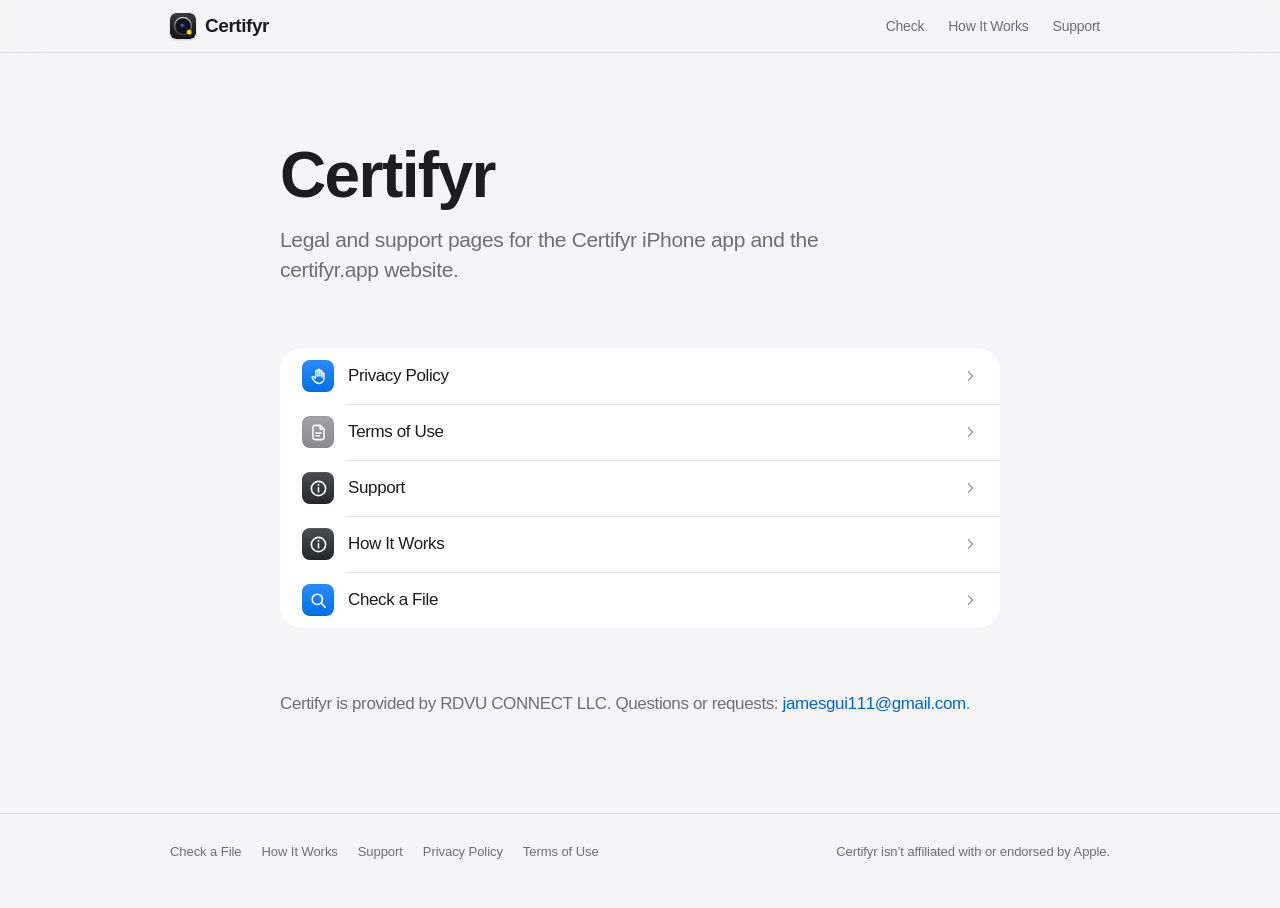
<file: index.html>
<!DOCTYPE html><html lang="en" dir="ltr"><head><meta charset="utf-8"><meta name="viewport" content="width=device-width, initial-scale=1"><link rel="stylesheet" href="assets/1au81rcip8k9m.css"><link rel="stylesheet" href="assets/2dqwhodtaf3l3.css"><meta name="theme-color" content="#f5f5f7" media="(prefers-color-scheme: light)"><meta name="theme-color" content="#000000" media="(prefers-color-scheme: dark)"><meta name="color-scheme" content="light dark"><title>Certifyr — Legal and Support</title><meta name="description" content="Privacy Policy, Terms of Use and Support for Certifyr, the iPhone camera that records capture evidence."><meta name="application-name" content="Certifyr"><meta name="referrer" content="no-referrer"><meta name="format-detection" content="telephone=no, address=no, email=no"><link rel="icon" href="icon.svg" sizes="any" type="image/svg+xml"><link rel="apple-touch-icon" href="apple-icon.png" sizes="180x180" type="image/png"></head><body><a class="skip-link" href="#main">Skip to content</a><header class="SiteHeader-module__sggyBa__header"><nav class="SiteHeader-module__sggyBa__nav" aria-label="Main"><a class="SiteHeader-module__sggyBa__brand" aria-label="Certifyr — legal and support" href="index.html"><svg width="26" height="26" viewBox="0 0 32 32" aria-hidden="true" focusable="false" style="flex:none"><defs><linearGradient id="cfr-mark-field" x1="0" y1="0" x2="0" y2="1"><stop offset="0" stop-color="#3b3d42"></stop><stop offset="0.55" stop-color="#1f2024"></stop><stop offset="1" stop-color="#131416"></stop></linearGradient><linearGradient id="cfr-mark-barrel" x1="0" y1="0" x2="0" y2="1"><stop offset="0" stop-color="#c3c6cc"></stop><stop offset="0.45" stop-color="#6d7076"></stop><stop offset="1" stop-color="#3a3b40"></stop></linearGradient><radialGradient id="cfr-mark-glass" cx="0.45" cy="0.42" r="0.6"><stop offset="0" stop-color="#3b4fa8"></stop><stop offset="0.6" stop-color="#141b3d"></stop><stop offset="1" stop-color="#07080d"></stop></radialGradient></defs><rect width="32" height="32" rx="7.2" fill="url(#cfr-mark-field)"></rect><circle cx="16" cy="16" r="10.4" fill="#0d0e10" stroke="url(#cfr-mark-barrel)" stroke-width="2"></circle><circle cx="16" cy="16" r="8.9" fill="#101113"></circle><g stroke="#2a2c31" stroke-width="0.7"><line x1="20.08" y1="13.87" x2="24.7" y2="17.3" transform="rotate(0 16 16)"></line><line x1="20.08" y1="13.87" x2="24.7" y2="17.3" transform="rotate(51.42857142857143 16 16)"></line><line x1="20.08" y1="13.87" x2="24.7" y2="17.3" transform="rotate(102.85714285714286 16 16)"></line><line x1="20.08" y1="13.87" x2="24.7" y2="17.3" transform="rotate(154.28571428571428 16 16)"></line><line x1="20.08" y1="13.87" x2="24.7" y2="17.3" transform="rotate(205.71428571428572 16 16)"></line><line x1="20.08" y1="13.87" x2="24.7" y2="17.3" transform="rotate(257.14285714285717 16 16)"></line><line x1="20.08" y1="13.87" x2="24.7" y2="17.3" transform="rotate(308.57142857142856 16 16)"></line></g><polygon points="16.88,11.48 20.08,13.87 20.21,17.86 17.17,20.45 13.25,19.69 11.40,16.15 13.02,12.50" fill="url(#cfr-mark-glass)"></polygon><circle cx="14.6" cy="14.4" r="0.85" fill="#ffffff" fill-opacity="0.55"></circle><path d="M23.60 19.95L24.04 20.28L24.39 20.65L24.88 20.51L25.43 20.44L25.64 20.94L25.76 21.44L26.26 21.56L26.76 21.78L26.69 22.32L26.55 22.81L26.92 23.16L27.25 23.60L26.92 24.04L26.55 24.39L26.69 24.88L26.76 25.43L26.26 25.64L25.76 25.76L25.64 26.26L25.43 26.76L24.88 26.69L24.39 26.55L24.04 26.92L23.60 27.25L23.16 26.92L22.81 26.55L22.32 26.69L21.78 26.76L21.56 26.26L21.44 25.76L20.94 25.64L20.44 25.43L20.51 24.88L20.65 24.39L20.28 24.04L19.95 23.60L20.28 23.16L20.65 22.81L20.51 22.32L20.44 21.78L20.94 21.56L21.44 21.44L21.56 20.94L21.77 20.44L22.32 20.51L22.81 20.65L23.16 20.28Z" fill="#ffd60a" stroke="#1a1b1e" stroke-width="0.6"></path></svg><span>Certifyr</span></a><ul class="SiteHeader-module__sggyBa__links"><li class="SiteHeader-module__sggyBa__desktopOnly"><a class="SiteHeader-module__sggyBa__link" href="https://certifyr.app/">Check</a></li><li><a class="SiteHeader-module__sggyBa__link" href="how-it-works.html">How It Works</a></li><li><a class="SiteHeader-module__sggyBa__link" href="support.html">Support</a></li></ul></nav></header><main id="main" tabindex="-1" class="layout-module__WKFhta__main"><div class="Article-module__t5Pwdq__page"><header class="Article-module__t5Pwdq__hero"><h1 class="Article-module__t5Pwdq__title">Certifyr</h1><p class="Article-module__t5Pwdq__lead">Legal and support pages for the Certifyr iPhone app and the certifyr.app website.</p></header><nav class="Article-module__t5Pwdq__section" aria-label="Pages"><ul class="Article-module__t5Pwdq__links"><li><a class="Article-module__t5Pwdq__linkRow" href="privacy-policy.html"><span class="IconTile-module__jCvgZW__tile " data-tone="blue" data-size="32" aria-hidden="true"><svg width="19" height="19" viewBox="0 0 24 24" fill="none" stroke="currentColor" stroke-width="1.9" stroke-linecap="round" stroke-linejoin="round" aria-hidden="true" focusable="false"><path d="M8.5 12.5V5.8a1.3 1.3 0 0 1 2.6 0v5.7m0-7.2a1.3 1.3 0 0 1 2.6 0v7.2m0-5.7a1.3 1.3 0 0 1 2.6 0v6.9m0-3.9a1.3 1.3 0 0 1 2.6 0v5.2c0 3.8-2.8 6.7-6.6 6.7-2.3 0-3.9-.9-5.2-2.6l-2.9-4a1.4 1.4 0 0 1 2.2-1.7l1.6 1.9"></path></svg></span><span>Privacy Policy</span><svg width="16" height="16" viewBox="0 0 24 24" fill="none" stroke="currentColor" stroke-width="1.7" stroke-linecap="round" stroke-linejoin="round" aria-hidden="true" focusable="false" class="Article-module__t5Pwdq__linkChevron"><path d="m9.5 5.5 6.5 6.5-6.5 6.5"></path></svg></a></li><li><a class="Article-module__t5Pwdq__linkRow" href="terms-of-use.html"><span class="IconTile-module__jCvgZW__tile " data-tone="gray" data-size="32" aria-hidden="true"><svg width="19" height="19" viewBox="0 0 24 24" fill="none" stroke="currentColor" stroke-width="1.9" stroke-linecap="round" stroke-linejoin="round" aria-hidden="true" focusable="false"><path d="M14 3H7.5A2.5 2.5 0 0 0 5 5.5v13A2.5 2.5 0 0 0 7.5 21h9a2.5 2.5 0 0 0 2.5-2.5V8z"></path><path d="M14 3v3.5A1.5 1.5 0 0 0 15.5 8H19M8.8 12.5h6.4M8.8 16h4.4"></path></svg></span><span>Terms of Use</span><svg width="16" height="16" viewBox="0 0 24 24" fill="none" stroke="currentColor" stroke-width="1.7" stroke-linecap="round" stroke-linejoin="round" aria-hidden="true" focusable="false" class="Article-module__t5Pwdq__linkChevron"><path d="m9.5 5.5 6.5 6.5-6.5 6.5"></path></svg></a></li><li><a class="Article-module__t5Pwdq__linkRow" href="support.html"><span class="IconTile-module__jCvgZW__tile " data-tone="graphite" data-size="32" aria-hidden="true"><svg width="19" height="19" viewBox="0 0 24 24" fill="none" stroke="currentColor" stroke-width="2" stroke-linecap="round" stroke-linejoin="round" aria-hidden="true" focusable="false"><circle cx="12" cy="12" r="9"></circle><path d="M12 11v5.5"></path><path d="M12 7.6h.01" stroke-width="2.4"></path></svg></span><span>Support</span><svg width="16" height="16" viewBox="0 0 24 24" fill="none" stroke="currentColor" stroke-width="1.7" stroke-linecap="round" stroke-linejoin="round" aria-hidden="true" focusable="false" class="Article-module__t5Pwdq__linkChevron"><path d="m9.5 5.5 6.5 6.5-6.5 6.5"></path></svg></a></li><li><a class="Article-module__t5Pwdq__linkRow" href="how-it-works.html"><span class="IconTile-module__jCvgZW__tile " data-tone="graphite" data-size="32" aria-hidden="true"><svg width="19" height="19" viewBox="0 0 24 24" fill="none" stroke="currentColor" stroke-width="2" stroke-linecap="round" stroke-linejoin="round" aria-hidden="true" focusable="false"><circle cx="12" cy="12" r="9"></circle><path d="M12 11v5.5"></path><path d="M12 7.6h.01" stroke-width="2.4"></path></svg></span><span>How It Works</span><svg width="16" height="16" viewBox="0 0 24 24" fill="none" stroke="currentColor" stroke-width="1.7" stroke-linecap="round" stroke-linejoin="round" aria-hidden="true" focusable="false" class="Article-module__t5Pwdq__linkChevron"><path d="m9.5 5.5 6.5 6.5-6.5 6.5"></path></svg></a></li><li><a class="Article-module__t5Pwdq__linkRow" href="https://certifyr.app/"><span class="IconTile-module__jCvgZW__tile " data-tone="blue" data-size="32" aria-hidden="true"><svg width="19" height="19" viewBox="0 0 24 24" fill="none" stroke="currentColor" stroke-width="2" stroke-linecap="round" stroke-linejoin="round" aria-hidden="true" focusable="false"><circle cx="10.5" cy="10.5" r="6.5"></circle><path d="m15.5 15.5 5 5"></path></svg></span><span>Check a File</span><svg width="16" height="16" viewBox="0 0 24 24" fill="none" stroke="currentColor" stroke-width="1.7" stroke-linecap="round" stroke-linejoin="round" aria-hidden="true" focusable="false" class="Article-module__t5Pwdq__linkChevron"><path d="m9.5 5.5 6.5 6.5-6.5 6.5"></path></svg></a></li></ul></nav><section class="Article-module__t5Pwdq__section"><p class="Article-module__t5Pwdq__muted">Certifyr is provided by RDVU CONNECT LLC. Questions or requests: <a href="mailto:jamesgui111@gmail.com">jamesgui111@gmail.com</a>.</p></section></div><!--$--><!--/$--></main><footer class="SiteFooter-module__04XcqW__footer"><div class="SiteFooter-module__04XcqW__inner"><nav aria-label="Footer" class="SiteFooter-module__04XcqW__links"><a href="https://certifyr.app/">Check a File</a><a href="how-it-works.html">How It Works</a><a href="support.html">Support</a><a href="privacy-policy.html">Privacy Policy</a><a href="terms-of-use.html">Terms of Use</a></nav><p>Certifyr isn’t affiliated with or endorsed by Apple.</p></div></footer></body></html>
</file>
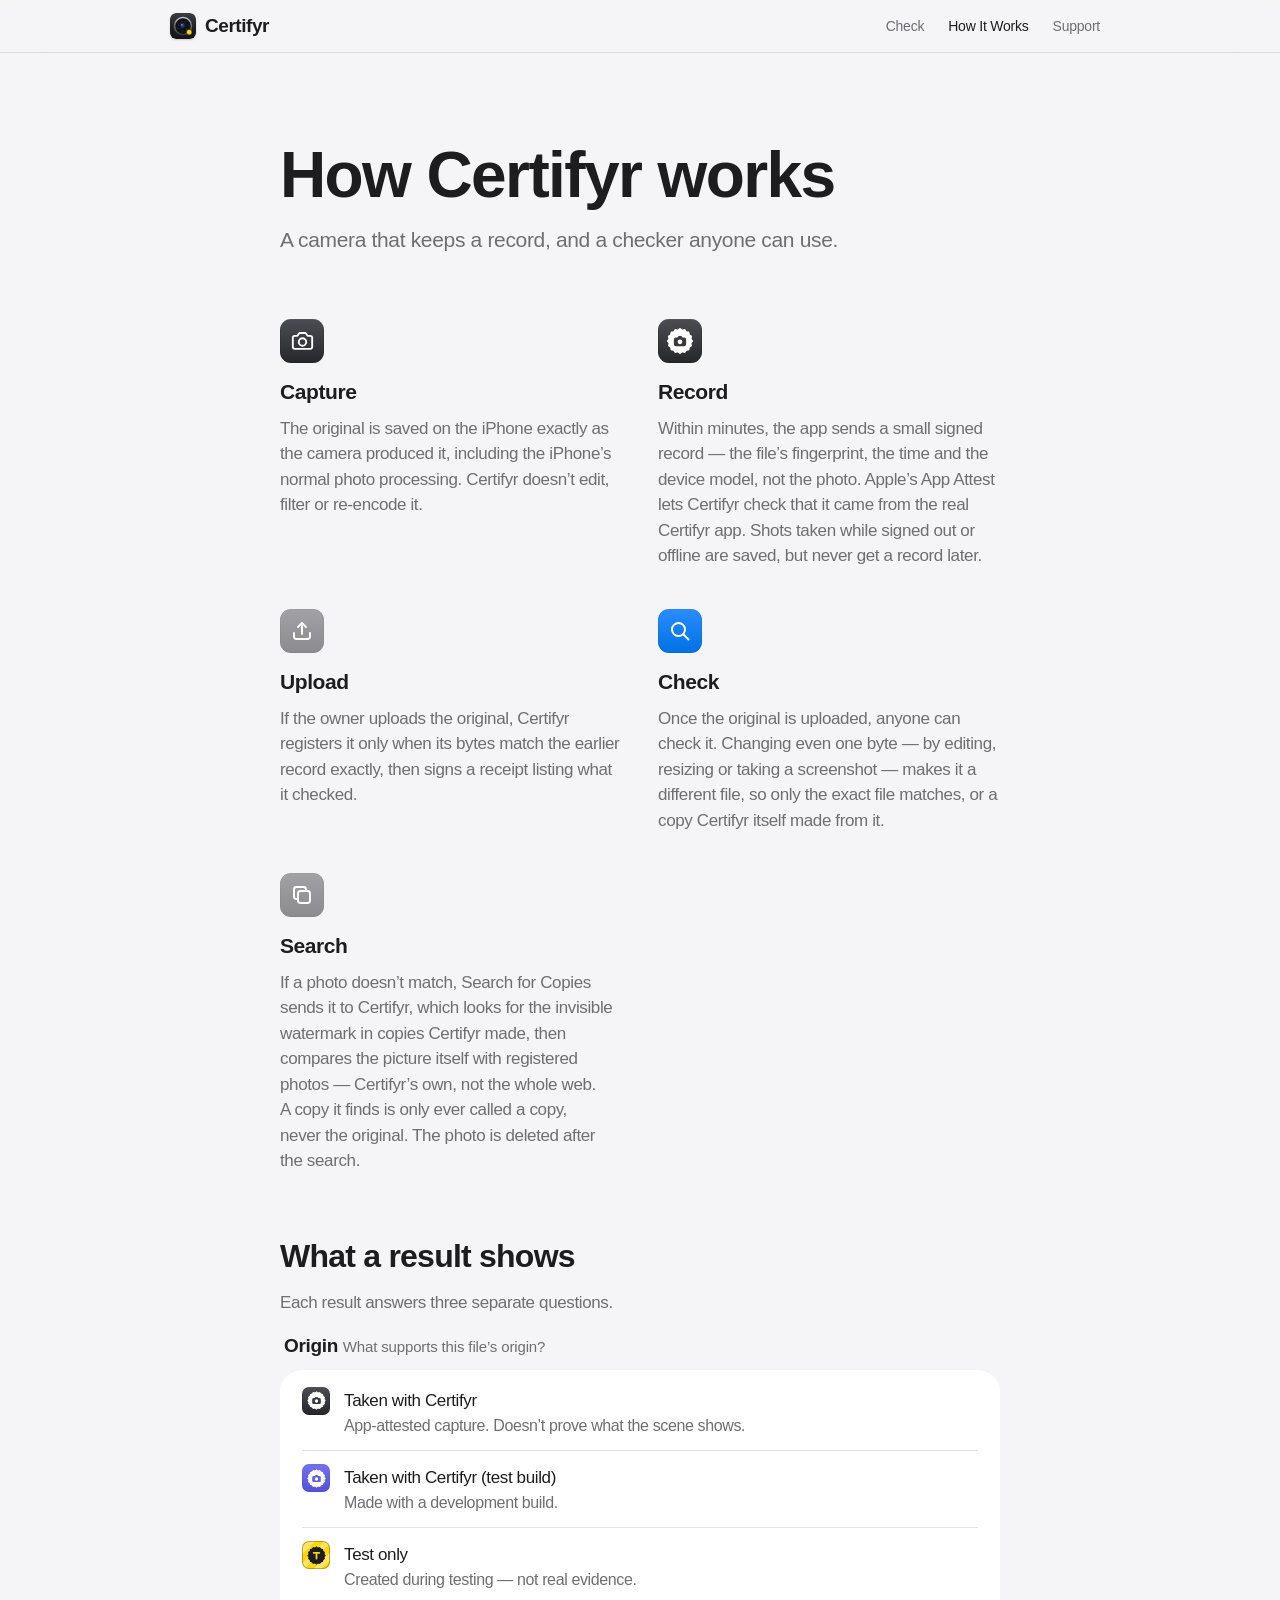
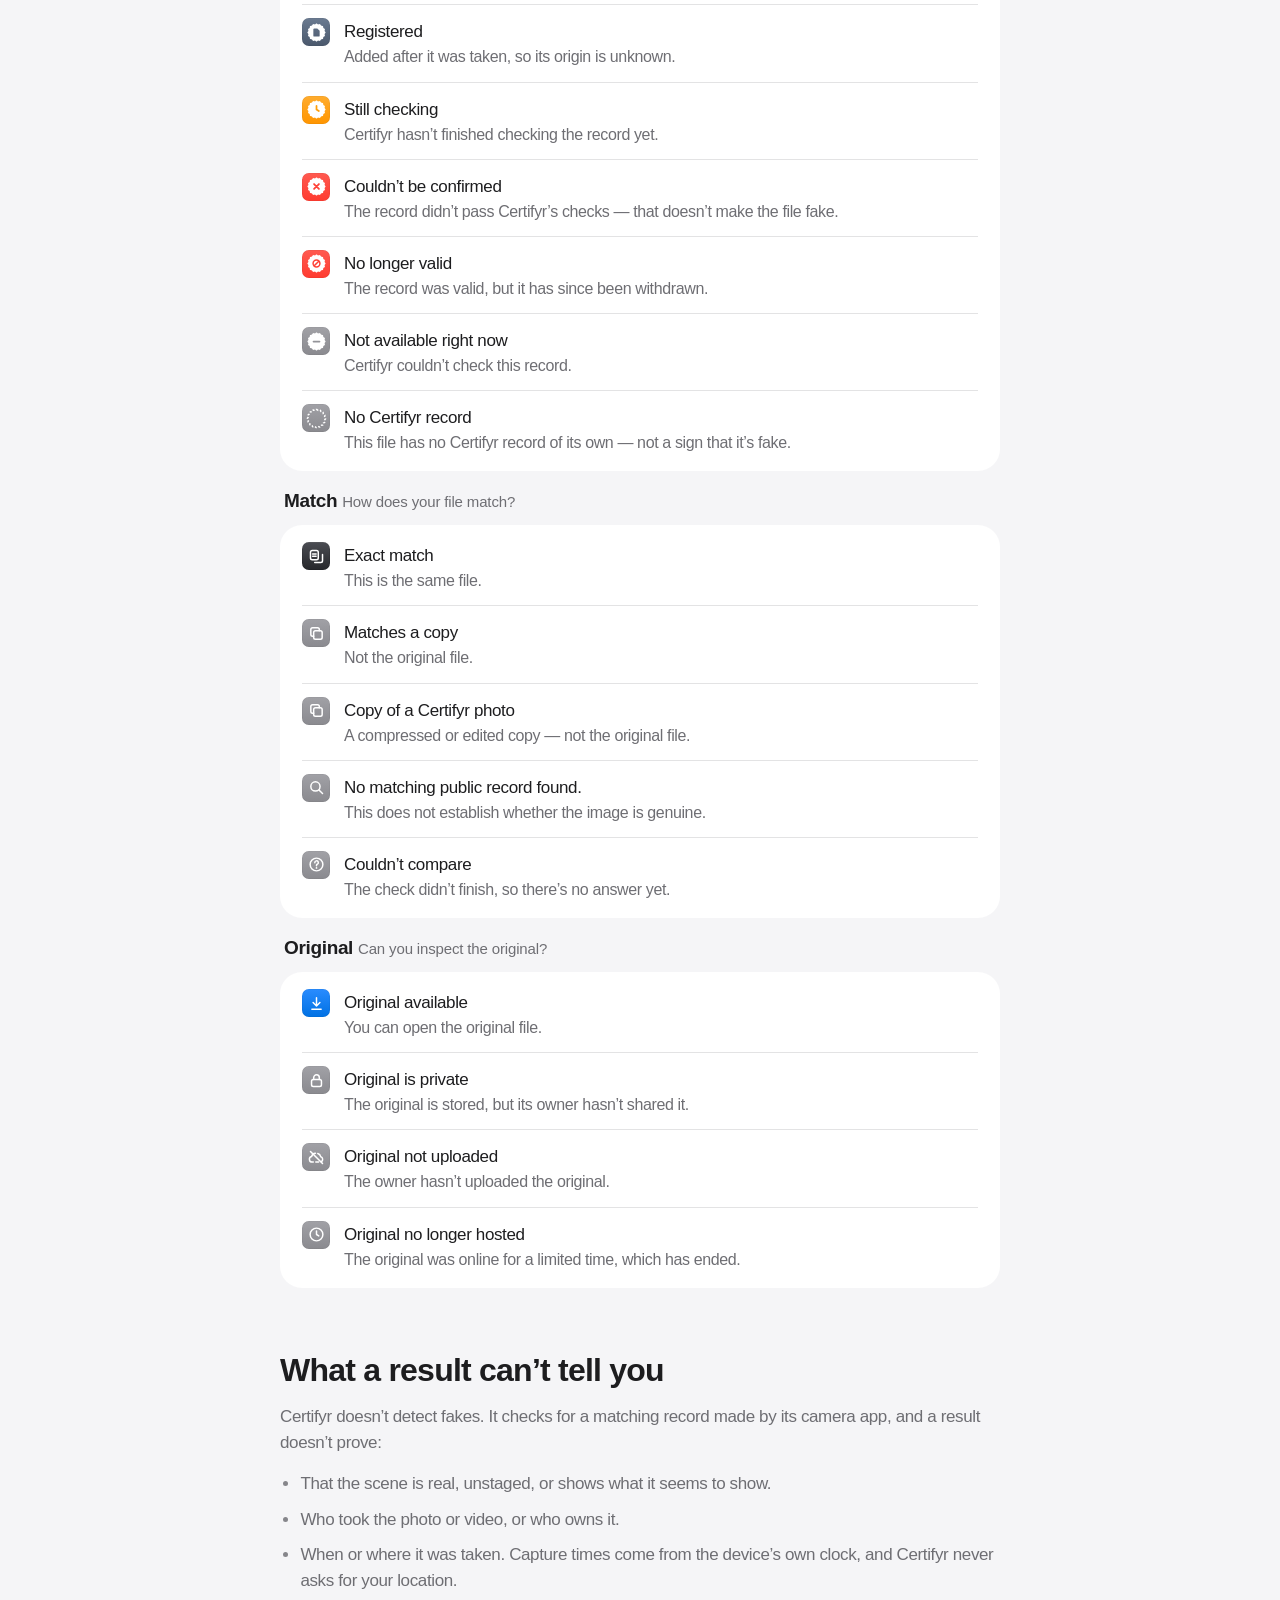
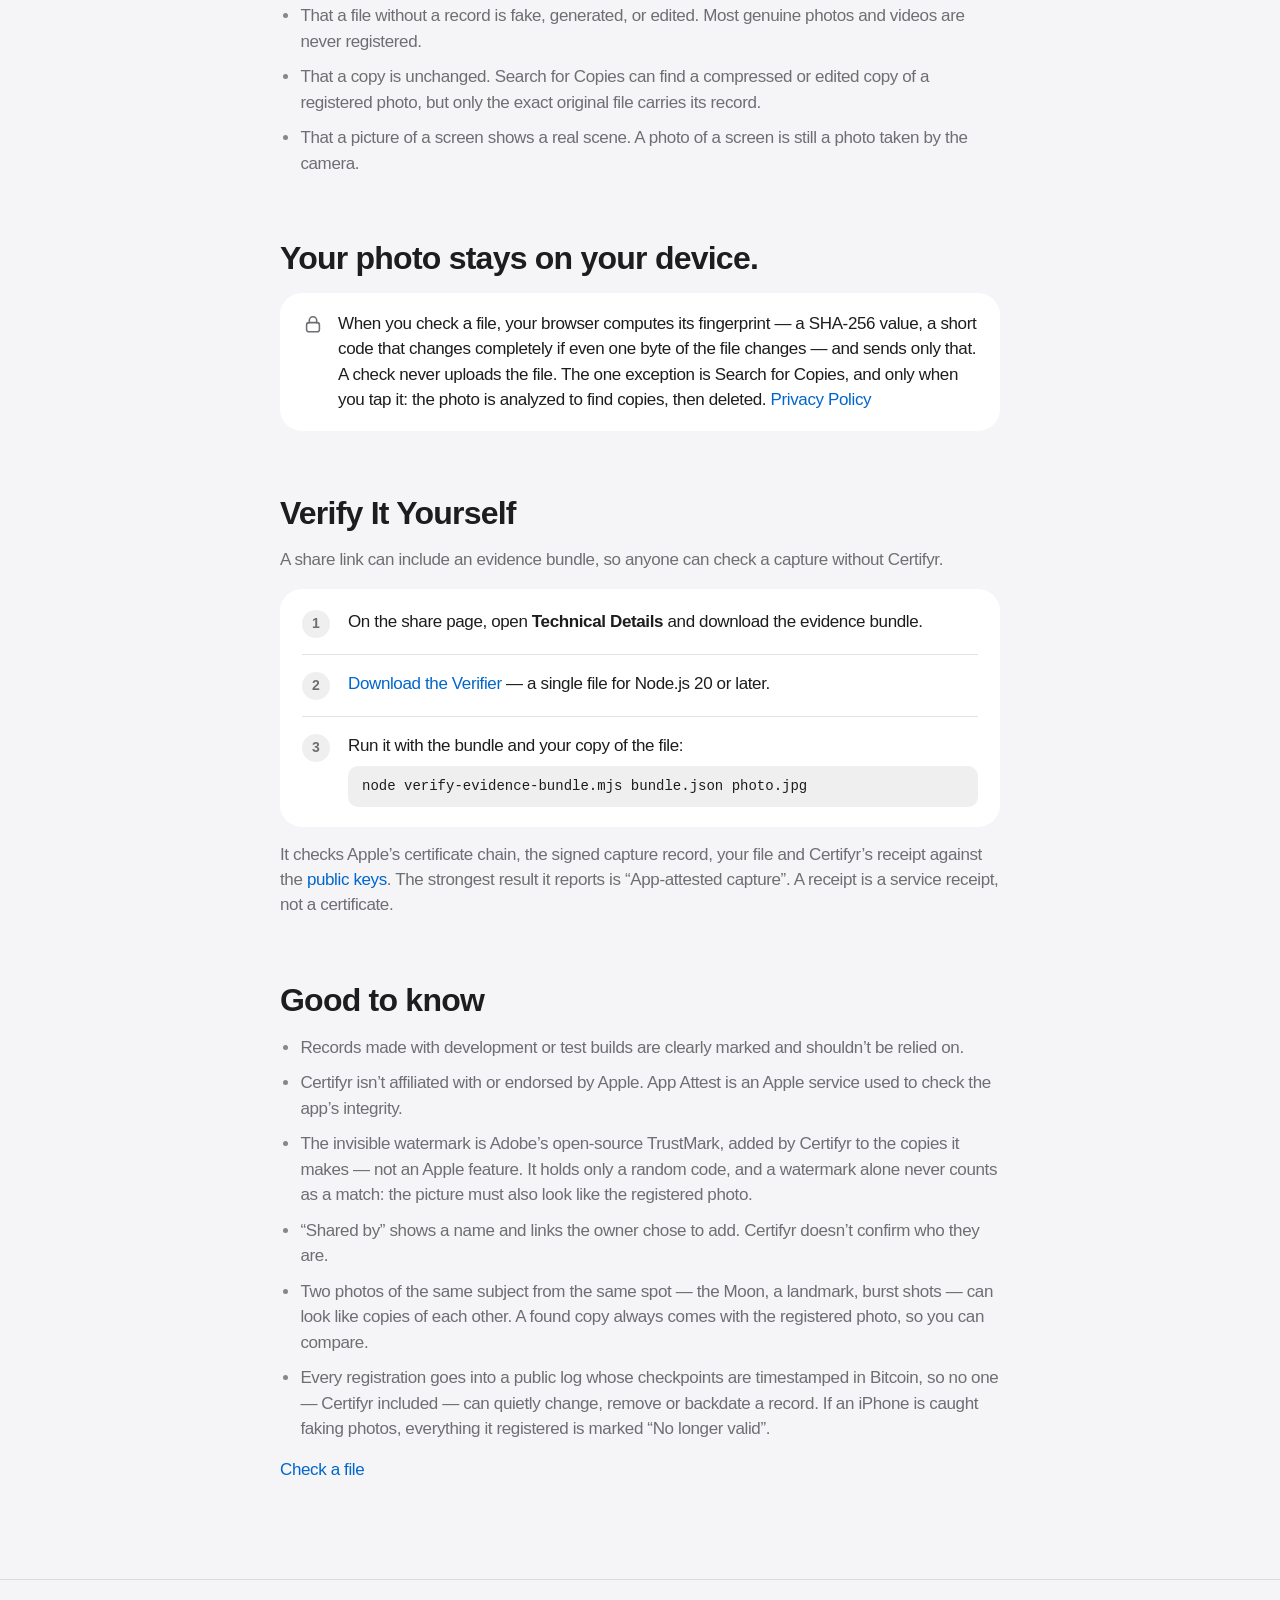
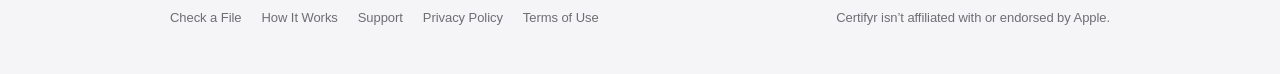
<file: how-it-works.html>
<!DOCTYPE html><html lang="en" dir="ltr"><head><meta charset="utf-8"><meta name="viewport" content="width=device-width, initial-scale=1"><link rel="stylesheet" href="assets/1au81rcip8k9m.css"><link rel="stylesheet" href="assets/2dqwhodtaf3l3.css"><meta name="theme-color" content="#f5f5f7" media="(prefers-color-scheme: light)"><meta name="theme-color" content="#000000" media="(prefers-color-scheme: dark)"><meta name="color-scheme" content="light dark"><title>How It Works · Certifyr</title><meta name="description" content="How the Certifyr camera records capture evidence, how checking a file works, and what a result does and doesn’t mean."><meta name="application-name" content="Certifyr"><meta name="referrer" content="no-referrer"><meta name="format-detection" content="telephone=no, address=no, email=no"><link rel="icon" href="icon.svg" sizes="any" type="image/svg+xml"><link rel="apple-touch-icon" href="apple-icon.png" sizes="180x180" type="image/png"></head><body><a class="skip-link" href="#main">Skip to content</a><header class="SiteHeader-module__sggyBa__header"><nav class="SiteHeader-module__sggyBa__nav" aria-label="Main"><a class="SiteHeader-module__sggyBa__brand" aria-label="Certifyr — legal and support" href="index.html"><svg width="26" height="26" viewBox="0 0 32 32" aria-hidden="true" focusable="false" style="flex:none"><defs><linearGradient id="cfr-mark-field" x1="0" y1="0" x2="0" y2="1"><stop offset="0" stop-color="#3b3d42"></stop><stop offset="0.55" stop-color="#1f2024"></stop><stop offset="1" stop-color="#131416"></stop></linearGradient><linearGradient id="cfr-mark-barrel" x1="0" y1="0" x2="0" y2="1"><stop offset="0" stop-color="#c3c6cc"></stop><stop offset="0.45" stop-color="#6d7076"></stop><stop offset="1" stop-color="#3a3b40"></stop></linearGradient><radialGradient id="cfr-mark-glass" cx="0.45" cy="0.42" r="0.6"><stop offset="0" stop-color="#3b4fa8"></stop><stop offset="0.6" stop-color="#141b3d"></stop><stop offset="1" stop-color="#07080d"></stop></radialGradient></defs><rect width="32" height="32" rx="7.2" fill="url(#cfr-mark-field)"></rect><circle cx="16" cy="16" r="10.4" fill="#0d0e10" stroke="url(#cfr-mark-barrel)" stroke-width="2"></circle><circle cx="16" cy="16" r="8.9" fill="#101113"></circle><g stroke="#2a2c31" stroke-width="0.7"><line x1="20.08" y1="13.87" x2="24.7" y2="17.3" transform="rotate(0 16 16)"></line><line x1="20.08" y1="13.87" x2="24.7" y2="17.3" transform="rotate(51.42857142857143 16 16)"></line><line x1="20.08" y1="13.87" x2="24.7" y2="17.3" transform="rotate(102.85714285714286 16 16)"></line><line x1="20.08" y1="13.87" x2="24.7" y2="17.3" transform="rotate(154.28571428571428 16 16)"></line><line x1="20.08" y1="13.87" x2="24.7" y2="17.3" transform="rotate(205.71428571428572 16 16)"></line><line x1="20.08" y1="13.87" x2="24.7" y2="17.3" transform="rotate(257.14285714285717 16 16)"></line><line x1="20.08" y1="13.87" x2="24.7" y2="17.3" transform="rotate(308.57142857142856 16 16)"></line></g><polygon points="16.88,11.48 20.08,13.87 20.21,17.86 17.17,20.45 13.25,19.69 11.40,16.15 13.02,12.50" fill="url(#cfr-mark-glass)"></polygon><circle cx="14.6" cy="14.4" r="0.85" fill="#ffffff" fill-opacity="0.55"></circle><path d="M23.60 19.95L24.04 20.28L24.39 20.65L24.88 20.51L25.43 20.44L25.64 20.94L25.76 21.44L26.26 21.56L26.76 21.78L26.69 22.32L26.55 22.81L26.92 23.16L27.25 23.60L26.92 24.04L26.55 24.39L26.69 24.88L26.76 25.43L26.26 25.64L25.76 25.76L25.64 26.26L25.43 26.76L24.88 26.69L24.39 26.55L24.04 26.92L23.60 27.25L23.16 26.92L22.81 26.55L22.32 26.69L21.78 26.76L21.56 26.26L21.44 25.76L20.94 25.64L20.44 25.43L20.51 24.88L20.65 24.39L20.28 24.04L19.95 23.60L20.28 23.16L20.65 22.81L20.51 22.32L20.44 21.78L20.94 21.56L21.44 21.44L21.56 20.94L21.77 20.44L22.32 20.51L22.81 20.65L23.16 20.28Z" fill="#ffd60a" stroke="#1a1b1e" stroke-width="0.6"></path></svg><span>Certifyr</span></a><ul class="SiteHeader-module__sggyBa__links"><li class="SiteHeader-module__sggyBa__desktopOnly"><a class="SiteHeader-module__sggyBa__link" href="https://certifyr.app/">Check</a></li><li><a class="SiteHeader-module__sggyBa__link" aria-current="page" href="how-it-works.html">How It Works</a></li><li><a class="SiteHeader-module__sggyBa__link" href="support.html">Support</a></li></ul></nav></header><main id="main" tabindex="-1" class="layout-module__WKFhta__main"><div class="Article-module__t5Pwdq__page"><header class="Article-module__t5Pwdq__hero"><h1 class="Article-module__t5Pwdq__title">How Certifyr works</h1><p class="Article-module__t5Pwdq__lead">A camera that keeps a record, and a checker anyone can use.</p></header><section class="Article-module__t5Pwdq__section" aria-labelledby="steps"><h2 id="steps" class="visually-hidden">The steps</h2><ol class="Article-module__t5Pwdq__features"><li class="Article-module__t5Pwdq__feature"><span class="IconTile-module__jCvgZW__tile " data-tone="graphite" data-size="44" aria-hidden="true"><svg width="25" height="25" viewBox="0 0 24 24" fill="none" stroke="currentColor" stroke-width="1.8" stroke-linecap="round" stroke-linejoin="round" aria-hidden="true" focusable="false"><path d="M4.5 7.5h2.6l1.6-2.2a1.2 1.2 0 0 1 1-.5h4.6a1.2 1.2 0 0 1 1 .5l1.6 2.2h2.6A1.8 1.8 0 0 1 21.3 9.3v8.9a1.8 1.8 0 0 1-1.8 1.8h-15a1.8 1.8 0 0 1-1.8-1.8V9.3a1.8 1.8 0 0 1 1.8-1.8Z"></path><circle cx="12" cy="13.4" r="3.6"></circle></svg></span><h3 class="Article-module__t5Pwdq__featureTitle">Capture</h3><p class="Article-module__t5Pwdq__featureBody">The original is saved on the iPhone exactly as the camera produced it, including the iPhone’s normal photo processing. Certifyr doesn’t edit, filter or re-encode it.</p></li><li class="Article-module__t5Pwdq__feature"><span class="IconTile-module__jCvgZW__tile " data-tone="graphite" data-size="44" aria-hidden="true"><svg class="Seal-module__F1ytxa__seal" width="30" height="30" viewBox="0 0 24 24" aria-hidden="true" focusable="false" data-tone="attested"><path d="M12.00 1.65L12.50 1.79L12.97 2.15L13.41 2.52L13.84 2.73L14.33 2.71L14.87 2.53L15.44 2.38L15.96 2.44L16.37 2.76L16.67 3.27L16.93 3.78L17.25 4.14L17.71 4.30L18.28 4.35L18.86 4.43L19.32 4.68L19.57 5.14L19.65 5.72L19.70 6.29L19.86 6.75L20.22 7.07L20.73 7.33L21.24 7.63L21.56 8.04L21.62 8.56L21.47 9.13L21.29 9.67L21.27 10.16L21.48 10.59L21.85 11.03L22.21 11.50L22.35 12.00L22.21 12.50L21.85 12.97L21.48 13.41L21.27 13.84L21.29 14.33L21.47 14.87L21.62 15.44L21.56 15.96L21.24 16.37L20.73 16.67L20.22 16.93L19.86 17.25L19.70 17.71L19.65 18.28L19.57 18.86L19.32 19.32L18.86 19.57L18.28 19.65L17.71 19.70L17.25 19.86L16.93 20.22L16.67 20.73L16.37 21.24L15.96 21.56L15.44 21.62L14.87 21.47L14.33 21.29L13.84 21.27L13.41 21.48L12.97 21.85L12.50 22.21L12.00 22.35L11.50 22.21L11.03 21.85L10.59 21.48L10.16 21.27L9.67 21.29L9.13 21.47L8.56 21.62L8.04 21.56L7.63 21.24L7.33 20.73L7.07 20.22L6.75 19.86L6.29 19.70L5.72 19.65L5.14 19.57L4.68 19.32L4.43 18.86L4.35 18.28L4.30 17.71L4.14 17.25L3.78 16.93L3.27 16.67L2.76 16.37L2.44 15.96L2.38 15.44L2.53 14.87L2.71 14.33L2.73 13.84L2.52 13.41L2.15 12.97L1.79 12.50L1.65 12.00L1.79 11.50L2.15 11.03L2.52 10.59L2.73 10.16L2.71 9.67L2.53 9.13L2.38 8.56L2.44 8.04L2.76 7.63L3.27 7.33L3.78 7.07L4.14 6.75L4.30 6.29L4.35 5.72L4.43 5.14L4.68 4.68L5.14 4.43L5.72 4.35L6.29 4.30L6.75 4.14L7.07 3.78L7.33 3.27L7.63 2.76L8.04 2.44L8.56 2.38L9.13 2.53L9.67 2.71L10.16 2.73L10.59 2.52L11.03 2.15L11.50 1.79ZM7.1 10.8a1.6 1.6 0 0 1 1.6-1.6h1.3l.85-1.3h2.3l.85 1.3h1.3a1.6 1.6 0 0 1 1.6 1.6v3.7a1.6 1.6 0 0 1-1.6 1.6H8.7a1.6 1.6 0 0 1-1.6-1.6ZM10.1 12.6a1.9 1.9 0 1 0 3.8 0a1.9 1.9 0 1 0 -3.8 0Z" class="Seal-module__F1ytxa__fill" fill-rule="evenodd"></path></svg></span><h3 class="Article-module__t5Pwdq__featureTitle">Record</h3><p class="Article-module__t5Pwdq__featureBody">Within minutes, the app sends a small signed record — the file’s fingerprint, the time and the device model, not the photo. Apple’s App Attest lets Certifyr check that it came from the real Certifyr app. Shots taken while signed out or offline are saved, but never get a record later.</p></li><li class="Article-module__t5Pwdq__feature"><span class="IconTile-module__jCvgZW__tile " data-tone="gray" data-size="44" aria-hidden="true"><svg width="24" height="24" viewBox="0 0 24 24" fill="none" stroke="currentColor" stroke-width="1.9" stroke-linecap="round" stroke-linejoin="round" aria-hidden="true" focusable="false"><path d="M12 15V4m-4 4 4-4 4 4"></path><path d="M4 14v3.5A2.5 2.5 0 0 0 6.5 20h11a2.5 2.5 0 0 0 2.5-2.5V14"></path></svg></span><h3 class="Article-module__t5Pwdq__featureTitle">Upload</h3><p class="Article-module__t5Pwdq__featureBody">If the owner uploads the original, Certifyr registers it only when its bytes match the earlier record exactly, then signs a receipt listing what it checked.</p></li><li class="Article-module__t5Pwdq__feature"><span class="IconTile-module__jCvgZW__tile " data-tone="blue" data-size="44" aria-hidden="true"><svg width="24" height="24" viewBox="0 0 24 24" fill="none" stroke="currentColor" stroke-width="2" stroke-linecap="round" stroke-linejoin="round" aria-hidden="true" focusable="false"><circle cx="10.5" cy="10.5" r="6.5"></circle><path d="m15.5 15.5 5 5"></path></svg></span><h3 class="Article-module__t5Pwdq__featureTitle">Check</h3><p class="Article-module__t5Pwdq__featureBody">Once the original is uploaded, anyone can check it. Changing even one byte — by editing, resizing or taking a screenshot — makes it a different file, so only the exact file matches, or a copy Certifyr itself made from it.</p></li><li class="Article-module__t5Pwdq__feature"><span class="IconTile-module__jCvgZW__tile " data-tone="gray" data-size="44" aria-hidden="true"><svg width="24" height="24" viewBox="0 0 24 24" fill="none" stroke="currentColor" stroke-width="1.9" stroke-linecap="round" stroke-linejoin="round" aria-hidden="true" focusable="false"><rect x="8" y="8" width="12" height="12" rx="2.5"></rect><path d="M16 8V6.5A2.5 2.5 0 0 0 13.5 4h-7A2.5 2.5 0 0 0 4 6.5v7A2.5 2.5 0 0 0 6.5 16H8"></path></svg></span><h3 class="Article-module__t5Pwdq__featureTitle">Search</h3><p class="Article-module__t5Pwdq__featureBody">If a photo doesn’t match, <!-- -->Search for Copies<!-- --> sends it to Certifyr, which looks for the invisible watermark in copies Certifyr made, then compares the picture itself with registered photos — Certifyr’s own, not the whole web. A copy it finds is only ever called a copy, never the original. The photo is deleted after the search.</p></li></ol></section><section class="Article-module__t5Pwdq__section" aria-labelledby="answers"><h2 id="answers" class="Article-module__t5Pwdq__sectionTitle">What a result shows</h2><p class="Article-module__t5Pwdq__sectionLead">Each result answers three separate questions.</p><div class="Article-module__t5Pwdq__glossaryGroup"><h3 class="Article-module__t5Pwdq__glossaryTitle">Origin<!-- --> <span class="Article-module__t5Pwdq__glossaryQuestion">What supports this file’s origin?</span></h3><ul class="Article-module__t5Pwdq__glossary"><li class="Article-module__t5Pwdq__term" data-code="app_attested_capture"><span><span class="IconTile-module__jCvgZW__tile " data-tone="graphite" data-size="28" aria-hidden="true"><svg class="Seal-module__F1ytxa__seal" width="21" height="21" viewBox="0 0 24 24" aria-hidden="true" focusable="false" data-tone="attested"><path d="M12.00 1.65L12.50 1.79L12.97 2.15L13.41 2.52L13.84 2.73L14.33 2.71L14.87 2.53L15.44 2.38L15.96 2.44L16.37 2.76L16.67 3.27L16.93 3.78L17.25 4.14L17.71 4.30L18.28 4.35L18.86 4.43L19.32 4.68L19.57 5.14L19.65 5.72L19.70 6.29L19.86 6.75L20.22 7.07L20.73 7.33L21.24 7.63L21.56 8.04L21.62 8.56L21.47 9.13L21.29 9.67L21.27 10.16L21.48 10.59L21.85 11.03L22.21 11.50L22.35 12.00L22.21 12.50L21.85 12.97L21.48 13.41L21.27 13.84L21.29 14.33L21.47 14.87L21.62 15.44L21.56 15.96L21.24 16.37L20.73 16.67L20.22 16.93L19.86 17.25L19.70 17.71L19.65 18.28L19.57 18.86L19.32 19.32L18.86 19.57L18.28 19.65L17.71 19.70L17.25 19.86L16.93 20.22L16.67 20.73L16.37 21.24L15.96 21.56L15.44 21.62L14.87 21.47L14.33 21.29L13.84 21.27L13.41 21.48L12.97 21.85L12.50 22.21L12.00 22.35L11.50 22.21L11.03 21.85L10.59 21.48L10.16 21.27L9.67 21.29L9.13 21.47L8.56 21.62L8.04 21.56L7.63 21.24L7.33 20.73L7.07 20.22L6.75 19.86L6.29 19.70L5.72 19.65L5.14 19.57L4.68 19.32L4.43 18.86L4.35 18.28L4.30 17.71L4.14 17.25L3.78 16.93L3.27 16.67L2.76 16.37L2.44 15.96L2.38 15.44L2.53 14.87L2.71 14.33L2.73 13.84L2.52 13.41L2.15 12.97L1.79 12.50L1.65 12.00L1.79 11.50L2.15 11.03L2.52 10.59L2.73 10.16L2.71 9.67L2.53 9.13L2.38 8.56L2.44 8.04L2.76 7.63L3.27 7.33L3.78 7.07L4.14 6.75L4.30 6.29L4.35 5.72L4.43 5.14L4.68 4.68L5.14 4.43L5.72 4.35L6.29 4.30L6.75 4.14L7.07 3.78L7.33 3.27L7.63 2.76L8.04 2.44L8.56 2.38L9.13 2.53L9.67 2.71L10.16 2.73L10.59 2.52L11.03 2.15L11.50 1.79ZM7.1 10.8a1.6 1.6 0 0 1 1.6-1.6h1.3l.85-1.3h2.3l.85 1.3h1.3a1.6 1.6 0 0 1 1.6 1.6v3.7a1.6 1.6 0 0 1-1.6 1.6H8.7a1.6 1.6 0 0 1-1.6-1.6ZM10.1 12.6a1.9 1.9 0 1 0 3.8 0a1.9 1.9 0 1 0 -3.8 0Z" class="Seal-module__F1ytxa__fill" fill-rule="evenodd"></path></svg></span></span><div><p class="Article-module__t5Pwdq__termTitle">Taken with Certifyr</p><p class="Article-module__t5Pwdq__termDetail">App-attested capture. Doesn’t prove what the scene shows.</p></div></li><li class="Article-module__t5Pwdq__term" data-code="app_attested_capture_dev"><span><span class="IconTile-module__jCvgZW__tile " data-tone="indigo" data-size="28" aria-hidden="true"><svg class="Seal-module__F1ytxa__seal" width="21" height="21" viewBox="0 0 24 24" aria-hidden="true" focusable="false" data-tone="attested-dev"><path d="M12.00 1.65L12.50 1.79L12.97 2.15L13.41 2.52L13.84 2.73L14.33 2.71L14.87 2.53L15.44 2.38L15.96 2.44L16.37 2.76L16.67 3.27L16.93 3.78L17.25 4.14L17.71 4.30L18.28 4.35L18.86 4.43L19.32 4.68L19.57 5.14L19.65 5.72L19.70 6.29L19.86 6.75L20.22 7.07L20.73 7.33L21.24 7.63L21.56 8.04L21.62 8.56L21.47 9.13L21.29 9.67L21.27 10.16L21.48 10.59L21.85 11.03L22.21 11.50L22.35 12.00L22.21 12.50L21.85 12.97L21.48 13.41L21.27 13.84L21.29 14.33L21.47 14.87L21.62 15.44L21.56 15.96L21.24 16.37L20.73 16.67L20.22 16.93L19.86 17.25L19.70 17.71L19.65 18.28L19.57 18.86L19.32 19.32L18.86 19.57L18.28 19.65L17.71 19.70L17.25 19.86L16.93 20.22L16.67 20.73L16.37 21.24L15.96 21.56L15.44 21.62L14.87 21.47L14.33 21.29L13.84 21.27L13.41 21.48L12.97 21.85L12.50 22.21L12.00 22.35L11.50 22.21L11.03 21.85L10.59 21.48L10.16 21.27L9.67 21.29L9.13 21.47L8.56 21.62L8.04 21.56L7.63 21.24L7.33 20.73L7.07 20.22L6.75 19.86L6.29 19.70L5.72 19.65L5.14 19.57L4.68 19.32L4.43 18.86L4.35 18.28L4.30 17.71L4.14 17.25L3.78 16.93L3.27 16.67L2.76 16.37L2.44 15.96L2.38 15.44L2.53 14.87L2.71 14.33L2.73 13.84L2.52 13.41L2.15 12.97L1.79 12.50L1.65 12.00L1.79 11.50L2.15 11.03L2.52 10.59L2.73 10.16L2.71 9.67L2.53 9.13L2.38 8.56L2.44 8.04L2.76 7.63L3.27 7.33L3.78 7.07L4.14 6.75L4.30 6.29L4.35 5.72L4.43 5.14L4.68 4.68L5.14 4.43L5.72 4.35L6.29 4.30L6.75 4.14L7.07 3.78L7.33 3.27L7.63 2.76L8.04 2.44L8.56 2.38L9.13 2.53L9.67 2.71L10.16 2.73L10.59 2.52L11.03 2.15L11.50 1.79ZM7.1 10.8a1.6 1.6 0 0 1 1.6-1.6h1.3l.85-1.3h2.3l.85 1.3h1.3a1.6 1.6 0 0 1 1.6 1.6v3.7a1.6 1.6 0 0 1-1.6 1.6H8.7a1.6 1.6 0 0 1-1.6-1.6ZM10.1 12.6a1.9 1.9 0 1 0 3.8 0a1.9 1.9 0 1 0 -3.8 0Z" class="Seal-module__F1ytxa__fill" fill-rule="evenodd"></path></svg></span></span><div><p class="Article-module__t5Pwdq__termTitle">Taken with Certifyr (test build)</p><p class="Article-module__t5Pwdq__termDetail">Made with a development build.</p></div></li><li class="Article-module__t5Pwdq__term" data-code="test_evidence"><span><span class="IconTile-module__jCvgZW__tile " data-tone="test" data-size="28" aria-hidden="true"><svg class="Seal-module__F1ytxa__seal" width="21" height="21" viewBox="0 0 24 24" aria-hidden="true" focusable="false" data-tone="test"><path d="M12.00 1.65L12.50 1.79L12.97 2.15L13.41 2.52L13.84 2.73L14.33 2.71L14.87 2.53L15.44 2.38L15.96 2.44L16.37 2.76L16.67 3.27L16.93 3.78L17.25 4.14L17.71 4.30L18.28 4.35L18.86 4.43L19.32 4.68L19.57 5.14L19.65 5.72L19.70 6.29L19.86 6.75L20.22 7.07L20.73 7.33L21.24 7.63L21.56 8.04L21.62 8.56L21.47 9.13L21.29 9.67L21.27 10.16L21.48 10.59L21.85 11.03L22.21 11.50L22.35 12.00L22.21 12.50L21.85 12.97L21.48 13.41L21.27 13.84L21.29 14.33L21.47 14.87L21.62 15.44L21.56 15.96L21.24 16.37L20.73 16.67L20.22 16.93L19.86 17.25L19.70 17.71L19.65 18.28L19.57 18.86L19.32 19.32L18.86 19.57L18.28 19.65L17.71 19.70L17.25 19.86L16.93 20.22L16.67 20.73L16.37 21.24L15.96 21.56L15.44 21.62L14.87 21.47L14.33 21.29L13.84 21.27L13.41 21.48L12.97 21.85L12.50 22.21L12.00 22.35L11.50 22.21L11.03 21.85L10.59 21.48L10.16 21.27L9.67 21.29L9.13 21.47L8.56 21.62L8.04 21.56L7.63 21.24L7.33 20.73L7.07 20.22L6.75 19.86L6.29 19.70L5.72 19.65L5.14 19.57L4.68 19.32L4.43 18.86L4.35 18.28L4.30 17.71L4.14 17.25L3.78 16.93L3.27 16.67L2.76 16.37L2.44 15.96L2.38 15.44L2.53 14.87L2.71 14.33L2.73 13.84L2.52 13.41L2.15 12.97L1.79 12.50L1.65 12.00L1.79 11.50L2.15 11.03L2.52 10.59L2.73 10.16L2.71 9.67L2.53 9.13L2.38 8.56L2.44 8.04L2.76 7.63L3.27 7.33L3.78 7.07L4.14 6.75L4.30 6.29L4.35 5.72L4.43 5.14L4.68 4.68L5.14 4.43L5.72 4.35L6.29 4.30L6.75 4.14L7.07 3.78L7.33 3.27L7.63 2.76L8.04 2.44L8.56 2.38L9.13 2.53L9.67 2.71L10.16 2.73L10.59 2.52L11.03 2.15L11.50 1.79Z" class="Seal-module__F1ytxa__fill"></path><path class="Seal-module__F1ytxa__ink" d="M8.8 8.9h6.4M12 8.9v6.6" stroke-width="2"></path></svg></span></span><div><p class="Article-module__t5Pwdq__termTitle">Test only</p><p class="Article-module__t5Pwdq__termDetail">Created during testing — not real evidence.</p></div></li><li class="Article-module__t5Pwdq__term" data-code="registration_only"><span><span class="IconTile-module__jCvgZW__tile " data-tone="slate" data-size="28" aria-hidden="true"><svg class="Seal-module__F1ytxa__seal" width="21" height="21" viewBox="0 0 24 24" aria-hidden="true" focusable="false" data-tone="registered"><path d="M12.00 1.65L12.50 1.79L12.97 2.15L13.41 2.52L13.84 2.73L14.33 2.71L14.87 2.53L15.44 2.38L15.96 2.44L16.37 2.76L16.67 3.27L16.93 3.78L17.25 4.14L17.71 4.30L18.28 4.35L18.86 4.43L19.32 4.68L19.57 5.14L19.65 5.72L19.70 6.29L19.86 6.75L20.22 7.07L20.73 7.33L21.24 7.63L21.56 8.04L21.62 8.56L21.47 9.13L21.29 9.67L21.27 10.16L21.48 10.59L21.85 11.03L22.21 11.50L22.35 12.00L22.21 12.50L21.85 12.97L21.48 13.41L21.27 13.84L21.29 14.33L21.47 14.87L21.62 15.44L21.56 15.96L21.24 16.37L20.73 16.67L20.22 16.93L19.86 17.25L19.70 17.71L19.65 18.28L19.57 18.86L19.32 19.32L18.86 19.57L18.28 19.65L17.71 19.70L17.25 19.86L16.93 20.22L16.67 20.73L16.37 21.24L15.96 21.56L15.44 21.62L14.87 21.47L14.33 21.29L13.84 21.27L13.41 21.48L12.97 21.85L12.50 22.21L12.00 22.35L11.50 22.21L11.03 21.85L10.59 21.48L10.16 21.27L9.67 21.29L9.13 21.47L8.56 21.62L8.04 21.56L7.63 21.24L7.33 20.73L7.07 20.22L6.75 19.86L6.29 19.70L5.72 19.65L5.14 19.57L4.68 19.32L4.43 18.86L4.35 18.28L4.30 17.71L4.14 17.25L3.78 16.93L3.27 16.67L2.76 16.37L2.44 15.96L2.38 15.44L2.53 14.87L2.71 14.33L2.73 13.84L2.52 13.41L2.15 12.97L1.79 12.50L1.65 12.00L1.79 11.50L2.15 11.03L2.52 10.59L2.73 10.16L2.71 9.67L2.53 9.13L2.38 8.56L2.44 8.04L2.76 7.63L3.27 7.33L3.78 7.07L4.14 6.75L4.30 6.29L4.35 5.72L4.43 5.14L4.68 4.68L5.14 4.43L5.72 4.35L6.29 4.30L6.75 4.14L7.07 3.78L7.33 3.27L7.63 2.76L8.04 2.44L8.56 2.38L9.13 2.53L9.67 2.71L10.16 2.73L10.59 2.52L11.03 2.15L11.50 1.79ZM9.5 7.3h3.4l2.7 2.7v5.6a1.1 1.1 0 0 1-1.1 1.1H9.5a1.1 1.1 0 0 1-1.1-1.1V8.4a1.1 1.1 0 0 1 1.1-1.1Z" class="Seal-module__F1ytxa__fill" fill-rule="evenodd"></path></svg></span></span><div><p class="Article-module__t5Pwdq__termTitle">Registered</p><p class="Article-module__t5Pwdq__termDetail">Added after it was taken, so its origin is unknown.</p></div></li><li class="Article-module__t5Pwdq__term" data-code="evidence_pending"><span><span class="IconTile-module__jCvgZW__tile " data-tone="orange" data-size="28" aria-hidden="true"><svg class="Seal-module__F1ytxa__seal" width="21" height="21" viewBox="0 0 24 24" aria-hidden="true" focusable="false" data-tone="pending"><path d="M12.00 1.65L12.50 1.79L12.97 2.15L13.41 2.52L13.84 2.73L14.33 2.71L14.87 2.53L15.44 2.38L15.96 2.44L16.37 2.76L16.67 3.27L16.93 3.78L17.25 4.14L17.71 4.30L18.28 4.35L18.86 4.43L19.32 4.68L19.57 5.14L19.65 5.72L19.70 6.29L19.86 6.75L20.22 7.07L20.73 7.33L21.24 7.63L21.56 8.04L21.62 8.56L21.47 9.13L21.29 9.67L21.27 10.16L21.48 10.59L21.85 11.03L22.21 11.50L22.35 12.00L22.21 12.50L21.85 12.97L21.48 13.41L21.27 13.84L21.29 14.33L21.47 14.87L21.62 15.44L21.56 15.96L21.24 16.37L20.73 16.67L20.22 16.93L19.86 17.25L19.70 17.71L19.65 18.28L19.57 18.86L19.32 19.32L18.86 19.57L18.28 19.65L17.71 19.70L17.25 19.86L16.93 20.22L16.67 20.73L16.37 21.24L15.96 21.56L15.44 21.62L14.87 21.47L14.33 21.29L13.84 21.27L13.41 21.48L12.97 21.85L12.50 22.21L12.00 22.35L11.50 22.21L11.03 21.85L10.59 21.48L10.16 21.27L9.67 21.29L9.13 21.47L8.56 21.62L8.04 21.56L7.63 21.24L7.33 20.73L7.07 20.22L6.75 19.86L6.29 19.70L5.72 19.65L5.14 19.57L4.68 19.32L4.43 18.86L4.35 18.28L4.30 17.71L4.14 17.25L3.78 16.93L3.27 16.67L2.76 16.37L2.44 15.96L2.38 15.44L2.53 14.87L2.71 14.33L2.73 13.84L2.52 13.41L2.15 12.97L1.79 12.50L1.65 12.00L1.79 11.50L2.15 11.03L2.52 10.59L2.73 10.16L2.71 9.67L2.53 9.13L2.38 8.56L2.44 8.04L2.76 7.63L3.27 7.33L3.78 7.07L4.14 6.75L4.30 6.29L4.35 5.72L4.43 5.14L4.68 4.68L5.14 4.43L5.72 4.35L6.29 4.30L6.75 4.14L7.07 3.78L7.33 3.27L7.63 2.76L8.04 2.44L8.56 2.38L9.13 2.53L9.67 2.71L10.16 2.73L10.59 2.52L11.03 2.15L11.50 1.79Z" class="Seal-module__F1ytxa__fill"></path><path class="Seal-module__F1ytxa__ink" d="M12 7.9V12l2.7 1.8" stroke-width="2"></path></svg></span></span><div><p class="Article-module__t5Pwdq__termTitle">Still checking</p><p class="Article-module__t5Pwdq__termDetail">Certifyr hasn’t finished checking the record yet.</p></div></li><li class="Article-module__t5Pwdq__term" data-code="evidence_invalid"><span><span class="IconTile-module__jCvgZW__tile " data-tone="red" data-size="28" aria-hidden="true"><svg class="Seal-module__F1ytxa__seal" width="21" height="21" viewBox="0 0 24 24" aria-hidden="true" focusable="false" data-tone="invalid"><path d="M12.00 1.65L12.50 1.79L12.97 2.15L13.41 2.52L13.84 2.73L14.33 2.71L14.87 2.53L15.44 2.38L15.96 2.44L16.37 2.76L16.67 3.27L16.93 3.78L17.25 4.14L17.71 4.30L18.28 4.35L18.86 4.43L19.32 4.68L19.57 5.14L19.65 5.72L19.70 6.29L19.86 6.75L20.22 7.07L20.73 7.33L21.24 7.63L21.56 8.04L21.62 8.56L21.47 9.13L21.29 9.67L21.27 10.16L21.48 10.59L21.85 11.03L22.21 11.50L22.35 12.00L22.21 12.50L21.85 12.97L21.48 13.41L21.27 13.84L21.29 14.33L21.47 14.87L21.62 15.44L21.56 15.96L21.24 16.37L20.73 16.67L20.22 16.93L19.86 17.25L19.70 17.71L19.65 18.28L19.57 18.86L19.32 19.32L18.86 19.57L18.28 19.65L17.71 19.70L17.25 19.86L16.93 20.22L16.67 20.73L16.37 21.24L15.96 21.56L15.44 21.62L14.87 21.47L14.33 21.29L13.84 21.27L13.41 21.48L12.97 21.85L12.50 22.21L12.00 22.35L11.50 22.21L11.03 21.85L10.59 21.48L10.16 21.27L9.67 21.29L9.13 21.47L8.56 21.62L8.04 21.56L7.63 21.24L7.33 20.73L7.07 20.22L6.75 19.86L6.29 19.70L5.72 19.65L5.14 19.57L4.68 19.32L4.43 18.86L4.35 18.28L4.30 17.71L4.14 17.25L3.78 16.93L3.27 16.67L2.76 16.37L2.44 15.96L2.38 15.44L2.53 14.87L2.71 14.33L2.73 13.84L2.52 13.41L2.15 12.97L1.79 12.50L1.65 12.00L1.79 11.50L2.15 11.03L2.52 10.59L2.73 10.16L2.71 9.67L2.53 9.13L2.38 8.56L2.44 8.04L2.76 7.63L3.27 7.33L3.78 7.07L4.14 6.75L4.30 6.29L4.35 5.72L4.43 5.14L4.68 4.68L5.14 4.43L5.72 4.35L6.29 4.30L6.75 4.14L7.07 3.78L7.33 3.27L7.63 2.76L8.04 2.44L8.56 2.38L9.13 2.53L9.67 2.71L10.16 2.73L10.59 2.52L11.03 2.15L11.50 1.79Z" class="Seal-module__F1ytxa__fill"></path><path class="Seal-module__F1ytxa__ink" d="m9.2 9.2 5.6 5.6m0-5.6-5.6 5.6" stroke-width="2"></path></svg></span></span><div><p class="Article-module__t5Pwdq__termTitle">Couldn’t be confirmed</p><p class="Article-module__t5Pwdq__termDetail">The record didn’t pass Certifyr’s checks — that doesn’t make the file fake.</p></div></li><li class="Article-module__t5Pwdq__term" data-code="evidence_revoked"><span><span class="IconTile-module__jCvgZW__tile " data-tone="red" data-size="28" aria-hidden="true"><svg class="Seal-module__F1ytxa__seal" width="21" height="21" viewBox="0 0 24 24" aria-hidden="true" focusable="false" data-tone="revoked"><path d="M12.00 1.65L12.50 1.79L12.97 2.15L13.41 2.52L13.84 2.73L14.33 2.71L14.87 2.53L15.44 2.38L15.96 2.44L16.37 2.76L16.67 3.27L16.93 3.78L17.25 4.14L17.71 4.30L18.28 4.35L18.86 4.43L19.32 4.68L19.57 5.14L19.65 5.72L19.70 6.29L19.86 6.75L20.22 7.07L20.73 7.33L21.24 7.63L21.56 8.04L21.62 8.56L21.47 9.13L21.29 9.67L21.27 10.16L21.48 10.59L21.85 11.03L22.21 11.50L22.35 12.00L22.21 12.50L21.85 12.97L21.48 13.41L21.27 13.84L21.29 14.33L21.47 14.87L21.62 15.44L21.56 15.96L21.24 16.37L20.73 16.67L20.22 16.93L19.86 17.25L19.70 17.71L19.65 18.28L19.57 18.86L19.32 19.32L18.86 19.57L18.28 19.65L17.71 19.70L17.25 19.86L16.93 20.22L16.67 20.73L16.37 21.24L15.96 21.56L15.44 21.62L14.87 21.47L14.33 21.29L13.84 21.27L13.41 21.48L12.97 21.85L12.50 22.21L12.00 22.35L11.50 22.21L11.03 21.85L10.59 21.48L10.16 21.27L9.67 21.29L9.13 21.47L8.56 21.62L8.04 21.56L7.63 21.24L7.33 20.73L7.07 20.22L6.75 19.86L6.29 19.70L5.72 19.65L5.14 19.57L4.68 19.32L4.43 18.86L4.35 18.28L4.30 17.71L4.14 17.25L3.78 16.93L3.27 16.67L2.76 16.37L2.44 15.96L2.38 15.44L2.53 14.87L2.71 14.33L2.73 13.84L2.52 13.41L2.15 12.97L1.79 12.50L1.65 12.00L1.79 11.50L2.15 11.03L2.52 10.59L2.73 10.16L2.71 9.67L2.53 9.13L2.38 8.56L2.44 8.04L2.76 7.63L3.27 7.33L3.78 7.07L4.14 6.75L4.30 6.29L4.35 5.72L4.43 5.14L4.68 4.68L5.14 4.43L5.72 4.35L6.29 4.30L6.75 4.14L7.07 3.78L7.33 3.27L7.63 2.76L8.04 2.44L8.56 2.38L9.13 2.53L9.67 2.71L10.16 2.73L10.59 2.52L11.03 2.15L11.50 1.79Z" class="Seal-module__F1ytxa__fill"></path><circle class="Seal-module__F1ytxa__ink" cx="12" cy="12" r="3.9" stroke-width="1.7"></circle><path class="Seal-module__F1ytxa__ink" d="m9.4 14.6 5.2-5.2" stroke-width="1.7"></path></svg></span></span><div><p class="Article-module__t5Pwdq__termTitle">No longer valid</p><p class="Article-module__t5Pwdq__termDetail">The record was valid, but it has since been withdrawn.</p></div></li><li class="Article-module__t5Pwdq__term" data-code="evidence_unavailable"><span><span class="IconTile-module__jCvgZW__tile " data-tone="gray" data-size="28" aria-hidden="true"><svg class="Seal-module__F1ytxa__seal" width="21" height="21" viewBox="0 0 24 24" aria-hidden="true" focusable="false" data-tone="unavailable"><path d="M12.00 1.65L12.50 1.79L12.97 2.15L13.41 2.52L13.84 2.73L14.33 2.71L14.87 2.53L15.44 2.38L15.96 2.44L16.37 2.76L16.67 3.27L16.93 3.78L17.25 4.14L17.71 4.30L18.28 4.35L18.86 4.43L19.32 4.68L19.57 5.14L19.65 5.72L19.70 6.29L19.86 6.75L20.22 7.07L20.73 7.33L21.24 7.63L21.56 8.04L21.62 8.56L21.47 9.13L21.29 9.67L21.27 10.16L21.48 10.59L21.85 11.03L22.21 11.50L22.35 12.00L22.21 12.50L21.85 12.97L21.48 13.41L21.27 13.84L21.29 14.33L21.47 14.87L21.62 15.44L21.56 15.96L21.24 16.37L20.73 16.67L20.22 16.93L19.86 17.25L19.70 17.71L19.65 18.28L19.57 18.86L19.32 19.32L18.86 19.57L18.28 19.65L17.71 19.70L17.25 19.86L16.93 20.22L16.67 20.73L16.37 21.24L15.96 21.56L15.44 21.62L14.87 21.47L14.33 21.29L13.84 21.27L13.41 21.48L12.97 21.85L12.50 22.21L12.00 22.35L11.50 22.21L11.03 21.85L10.59 21.48L10.16 21.27L9.67 21.29L9.13 21.47L8.56 21.62L8.04 21.56L7.63 21.24L7.33 20.73L7.07 20.22L6.75 19.86L6.29 19.70L5.72 19.65L5.14 19.57L4.68 19.32L4.43 18.86L4.35 18.28L4.30 17.71L4.14 17.25L3.78 16.93L3.27 16.67L2.76 16.37L2.44 15.96L2.38 15.44L2.53 14.87L2.71 14.33L2.73 13.84L2.52 13.41L2.15 12.97L1.79 12.50L1.65 12.00L1.79 11.50L2.15 11.03L2.52 10.59L2.73 10.16L2.71 9.67L2.53 9.13L2.38 8.56L2.44 8.04L2.76 7.63L3.27 7.33L3.78 7.07L4.14 6.75L4.30 6.29L4.35 5.72L4.43 5.14L4.68 4.68L5.14 4.43L5.72 4.35L6.29 4.30L6.75 4.14L7.07 3.78L7.33 3.27L7.63 2.76L8.04 2.44L8.56 2.38L9.13 2.53L9.67 2.71L10.16 2.73L10.59 2.52L11.03 2.15L11.50 1.79Z" class="Seal-module__F1ytxa__fill"></path><path class="Seal-module__F1ytxa__ink" d="M8.6 12h6.8" stroke-width="2"></path></svg></span></span><div><p class="Article-module__t5Pwdq__termTitle">Not available right now</p><p class="Article-module__t5Pwdq__termDetail">Certifyr couldn’t check this record.</p></div></li><li class="Article-module__t5Pwdq__term" data-code="no_origin_evidence"><span><span class="IconTile-module__jCvgZW__tile " data-tone="gray" data-size="28" aria-hidden="true"><svg class="Seal-module__F1ytxa__seal" width="21" height="21" viewBox="0 0 24 24" aria-hidden="true" focusable="false" data-tone="none"><path d="M12.00 1.65L12.50 1.79L12.97 2.15L13.41 2.52L13.84 2.73L14.33 2.71L14.87 2.53L15.44 2.38L15.96 2.44L16.37 2.76L16.67 3.27L16.93 3.78L17.25 4.14L17.71 4.30L18.28 4.35L18.86 4.43L19.32 4.68L19.57 5.14L19.65 5.72L19.70 6.29L19.86 6.75L20.22 7.07L20.73 7.33L21.24 7.63L21.56 8.04L21.62 8.56L21.47 9.13L21.29 9.67L21.27 10.16L21.48 10.59L21.85 11.03L22.21 11.50L22.35 12.00L22.21 12.50L21.85 12.97L21.48 13.41L21.27 13.84L21.29 14.33L21.47 14.87L21.62 15.44L21.56 15.96L21.24 16.37L20.73 16.67L20.22 16.93L19.86 17.25L19.70 17.71L19.65 18.28L19.57 18.86L19.32 19.32L18.86 19.57L18.28 19.65L17.71 19.70L17.25 19.86L16.93 20.22L16.67 20.73L16.37 21.24L15.96 21.56L15.44 21.62L14.87 21.47L14.33 21.29L13.84 21.27L13.41 21.48L12.97 21.85L12.50 22.21L12.00 22.35L11.50 22.21L11.03 21.85L10.59 21.48L10.16 21.27L9.67 21.29L9.13 21.47L8.56 21.62L8.04 21.56L7.63 21.24L7.33 20.73L7.07 20.22L6.75 19.86L6.29 19.70L5.72 19.65L5.14 19.57L4.68 19.32L4.43 18.86L4.35 18.28L4.30 17.71L4.14 17.25L3.78 16.93L3.27 16.67L2.76 16.37L2.44 15.96L2.38 15.44L2.53 14.87L2.71 14.33L2.73 13.84L2.52 13.41L2.15 12.97L1.79 12.50L1.65 12.00L1.79 11.50L2.15 11.03L2.52 10.59L2.73 10.16L2.71 9.67L2.53 9.13L2.38 8.56L2.44 8.04L2.76 7.63L3.27 7.33L3.78 7.07L4.14 6.75L4.30 6.29L4.35 5.72L4.43 5.14L4.68 4.68L5.14 4.43L5.72 4.35L6.29 4.30L6.75 4.14L7.07 3.78L7.33 3.27L7.63 2.76L8.04 2.44L8.56 2.38L9.13 2.53L9.67 2.71L10.16 2.73L10.59 2.52L11.03 2.15L11.50 1.79Z" class="Seal-module__F1ytxa__outline" stroke-dasharray="2.4 1.9"></path></svg></span></span><div><p class="Article-module__t5Pwdq__termTitle">No Certifyr record</p><p class="Article-module__t5Pwdq__termDetail">This file has no Certifyr record of its own — not a sign that it’s fake.</p></div></li></ul></div><div class="Article-module__t5Pwdq__glossaryGroup"><h3 class="Article-module__t5Pwdq__glossaryTitle">Match<!-- --> <span class="Article-module__t5Pwdq__glossaryQuestion">How does your file match?</span></h3><ul class="Article-module__t5Pwdq__glossary"><li class="Article-module__t5Pwdq__term" data-code="exact_file"><span><span class="IconTile-module__jCvgZW__tile " data-tone="graphite" data-size="28" aria-hidden="true"><svg width="17" height="17" viewBox="0 0 24 24" fill="none" stroke="currentColor" stroke-width="2.1" stroke-linecap="round" stroke-linejoin="round" aria-hidden="true" focusable="false"><rect x="3.5" y="3.5" width="11" height="13" rx="2.5"></rect><path d="M9.5 20.5h8.5a2.5 2.5 0 0 0 2.5-2.5V9"></path><path d="M6.5 8.5h5m-5 3h5"></path></svg></span></span><div><p class="Article-module__t5Pwdq__termTitle">Exact match</p><p class="Article-module__t5Pwdq__termDetail">This is the same file.</p></div></li><li class="Article-module__t5Pwdq__term" data-code="exact_derivative"><span><span class="IconTile-module__jCvgZW__tile " data-tone="gray" data-size="28" aria-hidden="true"><svg width="17" height="17" viewBox="0 0 24 24" fill="none" stroke="currentColor" stroke-width="2.1" stroke-linecap="round" stroke-linejoin="round" aria-hidden="true" focusable="false"><rect x="8" y="8" width="12" height="12" rx="2.5"></rect><path d="M16 8V6.5A2.5 2.5 0 0 0 13.5 4h-7A2.5 2.5 0 0 0 4 6.5v7A2.5 2.5 0 0 0 6.5 16H8"></path></svg></span></span><div><p class="Article-module__t5Pwdq__termTitle">Matches a copy</p><p class="Article-module__t5Pwdq__termDetail">Not the original file.</p></div></li><li class="Article-module__t5Pwdq__term" data-code="related_copy"><span><span class="IconTile-module__jCvgZW__tile " data-tone="gray" data-size="28" aria-hidden="true"><svg width="17" height="17" viewBox="0 0 24 24" fill="none" stroke="currentColor" stroke-width="2.1" stroke-linecap="round" stroke-linejoin="round" aria-hidden="true" focusable="false"><rect x="8" y="8" width="12" height="12" rx="2.5"></rect><path d="M16 8V6.5A2.5 2.5 0 0 0 13.5 4h-7A2.5 2.5 0 0 0 4 6.5v7A2.5 2.5 0 0 0 6.5 16H8"></path></svg></span></span><div><p class="Article-module__t5Pwdq__termTitle">Copy of a Certifyr photo</p><p class="Article-module__t5Pwdq__termDetail">A compressed or edited copy — not the original file.</p></div></li><li class="Article-module__t5Pwdq__term" data-code="no_match"><span><span class="IconTile-module__jCvgZW__tile " data-tone="gray" data-size="28" aria-hidden="true"><svg width="17" height="17" viewBox="0 0 24 24" fill="none" stroke="currentColor" stroke-width="2.1" stroke-linecap="round" stroke-linejoin="round" aria-hidden="true" focusable="false"><circle cx="10.5" cy="10.5" r="6.5"></circle><path d="m15.5 15.5 5 5"></path></svg></span></span><div><p class="Article-module__t5Pwdq__termTitle">No matching public record found.</p><p class="Article-module__t5Pwdq__termDetail">This does not establish whether the image is genuine.</p></div></li><li class="Article-module__t5Pwdq__term" data-code="unknown"><span><span class="IconTile-module__jCvgZW__tile " data-tone="gray" data-size="28" aria-hidden="true"><svg width="17" height="17" viewBox="0 0 24 24" fill="none" stroke="currentColor" stroke-width="2.1" stroke-linecap="round" stroke-linejoin="round" aria-hidden="true" focusable="false"><circle cx="12" cy="12" r="9"></circle><path d="M9.6 9.4a2.5 2.5 0 1 1 3.4 2.3c-.6.3-1 .8-1 1.5v.5"></path><path d="M12 16.8h.01" stroke-width="2.4"></path></svg></span></span><div><p class="Article-module__t5Pwdq__termTitle">Couldn’t compare</p><p class="Article-module__t5Pwdq__termDetail">The check didn’t finish, so there’s no answer yet.</p></div></li></ul></div><div class="Article-module__t5Pwdq__glossaryGroup"><h3 class="Article-module__t5Pwdq__glossaryTitle">Original<!-- --> <span class="Article-module__t5Pwdq__glossaryQuestion">Can you inspect the original?</span></h3><ul class="Article-module__t5Pwdq__glossary"><li class="Article-module__t5Pwdq__term" data-code="original_hosted"><span><span class="IconTile-module__jCvgZW__tile " data-tone="blue" data-size="28" aria-hidden="true"><svg width="17" height="17" viewBox="0 0 24 24" fill="none" stroke="currentColor" stroke-width="2.1" stroke-linecap="round" stroke-linejoin="round" aria-hidden="true" focusable="false"><path d="M12 4v11.5m-4.8-4.8L12 15.5l4.8-4.8"></path><path d="M5.5 20h13"></path></svg></span></span><div><p class="Article-module__t5Pwdq__termTitle">Original available</p><p class="Article-module__t5Pwdq__termDetail">You can open the original file.</p></div></li><li class="Article-module__t5Pwdq__term" data-code="original_private"><span><span class="IconTile-module__jCvgZW__tile " data-tone="gray" data-size="28" aria-hidden="true"><svg width="17" height="17" viewBox="0 0 24 24" fill="none" stroke="currentColor" stroke-width="2.1" stroke-linecap="round" stroke-linejoin="round" aria-hidden="true" focusable="false"><rect x="5" y="10.5" width="14" height="10" rx="2.5"></rect><path d="M8 10.5V8a4 4 0 0 1 8 0v2.5"></path></svg></span></span><div><p class="Article-module__t5Pwdq__termTitle">Original is private</p><p class="Article-module__t5Pwdq__termDetail">The original is stored, but its owner hasn’t shared it.</p></div></li><li class="Article-module__t5Pwdq__term" data-code="original_not_hosted"><span><span class="IconTile-module__jCvgZW__tile " data-tone="gray" data-size="28" aria-hidden="true"><svg width="17" height="17" viewBox="0 0 24 24" fill="none" stroke="currentColor" stroke-width="2.1" stroke-linecap="round" stroke-linejoin="round" aria-hidden="true" focusable="false"><path d="M7.5 18.5H6a4 4 0 0 1-.9-7.9 6 6 0 0 1 5.4-4.5M13.8 6.4a6 6 0 0 1 4.1 4.5 3.9 3.9 0 0 1 .9 7.1M11 18.5h4"></path><path d="m3.5 3.5 17 17"></path></svg></span></span><div><p class="Article-module__t5Pwdq__termTitle">Original not uploaded</p><p class="Article-module__t5Pwdq__termDetail">The owner hasn’t uploaded the original.</p></div></li><li class="Article-module__t5Pwdq__term" data-code="original_expired"><span><span class="IconTile-module__jCvgZW__tile " data-tone="gray" data-size="28" aria-hidden="true"><svg width="17" height="17" viewBox="0 0 24 24" fill="none" stroke="currentColor" stroke-width="2.1" stroke-linecap="round" stroke-linejoin="round" aria-hidden="true" focusable="false"><circle cx="12" cy="12" r="9"></circle><path d="M12 7v5l3.2 2"></path></svg></span></span><div><p class="Article-module__t5Pwdq__termTitle">Original no longer hosted</p><p class="Article-module__t5Pwdq__termDetail">The original was online for a limited time, which has ended.</p></div></li></ul></div></section><section class="Article-module__t5Pwdq__section" aria-labelledby="limits"><h2 id="limits" class="Article-module__t5Pwdq__sectionTitle">What a result can’t tell you</h2><p class="Article-module__t5Pwdq__sectionLead">Certifyr doesn’t detect fakes. It checks for a matching record made by its camera app, and a result doesn’t prove:</p><ul class="Article-module__t5Pwdq__plainList"><li>That the scene is real, unstaged, or shows what it seems to show.</li><li>Who took the photo or video, or who owns it.</li><li>When or where it was taken. Capture times come from the device’s own clock, and Certifyr never asks for your location.</li><li>That a file without a record is fake, generated, or edited. Most genuine photos and videos are never registered.</li><li>That a copy is unchanged. Search for Copies can find a compressed or edited copy of a registered photo, but only the exact original file carries its record.</li><li>That a picture of a screen shows a real scene. A photo of a screen is still a photo taken by the camera.</li></ul></section><section class="Article-module__t5Pwdq__section" aria-labelledby="privacy"><h2 id="privacy" class="Article-module__t5Pwdq__sectionTitle">Your photo stays on your device.</h2><div class="Article-module__t5Pwdq__callout"><svg width="22" height="22" viewBox="0 0 24 24" fill="none" stroke="currentColor" stroke-width="1.7" stroke-linecap="round" stroke-linejoin="round" aria-hidden="true" focusable="false" class="Article-module__t5Pwdq__calloutIcon"><rect x="5" y="10.5" width="14" height="10" rx="2.5"></rect><path d="M8 10.5V8a4 4 0 0 1 8 0v2.5"></path></svg><p>When you check a file, your browser computes its fingerprint — a SHA-256 value, a short code that changes completely if even one byte of the file changes — and sends only that. A check never uploads the file. The one exception is <!-- -->Search for Copies<!-- -->, and only when you tap it: the photo is analyzed to find copies, then deleted.<!-- --> <a href="privacy-policy.html">Privacy Policy</a></p></div></section><section class="Article-module__t5Pwdq__section" aria-labelledby="verify"><h2 id="verify" class="Article-module__t5Pwdq__sectionTitle">Verify It Yourself</h2><p class="Article-module__t5Pwdq__sectionLead">A share link can include an evidence bundle, so anyone can check a capture without Certifyr.</p><ol class="Article-module__t5Pwdq__steps"><li class="Article-module__t5Pwdq__step"><span>On the share page, open <strong>Technical Details</strong> and download the evidence bundle.</span></li><li class="Article-module__t5Pwdq__step"><span><a href="verify-evidence-bundle.mjs" download="">Download the Verifier</a> <!-- -->— a single file for Node.js 20 or later.</span></li><li class="Article-module__t5Pwdq__step"><span>Run it with the bundle and your copy of the file:<code class="Article-module__t5Pwdq__command">node verify-evidence-bundle.mjs bundle.json photo.jpg</code></span></li></ol><p class="Article-module__t5Pwdq__muted">It checks Apple’s certificate chain, the signed capture record, your file and Certifyr’s receipt against the<!-- --> <a href="http://127.0.0.1:8080/.well-known/jwks.json" target="_blank" rel="noopener noreferrer">public keys</a>. The strongest result it reports is “App-attested capture”. A receipt is a service receipt, not a certificate.</p></section><section class="Article-module__t5Pwdq__section" aria-labelledby="experts"><h2 id="experts" class="Article-module__t5Pwdq__sectionTitle">Good to know</h2><ul class="Article-module__t5Pwdq__plainList"><li>Records made with development or test builds are clearly marked and shouldn’t be relied on.</li><li>Certifyr isn’t affiliated with or endorsed by Apple.<!-- --> App Attest is an Apple service used to check the app’s integrity.</li><li>The invisible watermark is Adobe’s open-source TrustMark, added by Certifyr to the copies it makes — not an Apple feature. It holds only a random code, and a watermark alone never counts as a match: the picture must also look like the registered photo.</li><li>“Shared by” shows a name and links the owner chose to add. Certifyr doesn’t confirm who they are.</li><li>Two photos of the same subject from the same spot — the Moon, a landmark, burst shots — can look like copies of each other. A found copy always comes with the registered photo, so you can compare.</li><li>Every registration goes into a public log whose checkpoints are timestamped in Bitcoin, so no one — Certifyr included — can quietly change, remove or backdate a record. If an iPhone is caught faking photos, everything it registered is marked “No longer valid”.</li></ul><p><a href="https://certifyr.app/">Check a file</a></p></section></div><!--$--><!--/$--></main><footer class="SiteFooter-module__04XcqW__footer"><div class="SiteFooter-module__04XcqW__inner"><nav aria-label="Footer" class="SiteFooter-module__04XcqW__links"><a href="https://certifyr.app/">Check a File</a><a href="how-it-works.html">How It Works</a><a href="support.html">Support</a><a href="privacy-policy.html">Privacy Policy</a><a href="terms-of-use.html">Terms of Use</a></nav><p>Certifyr isn’t affiliated with or endorsed by Apple.</p></div></footer></body></html>
</file>
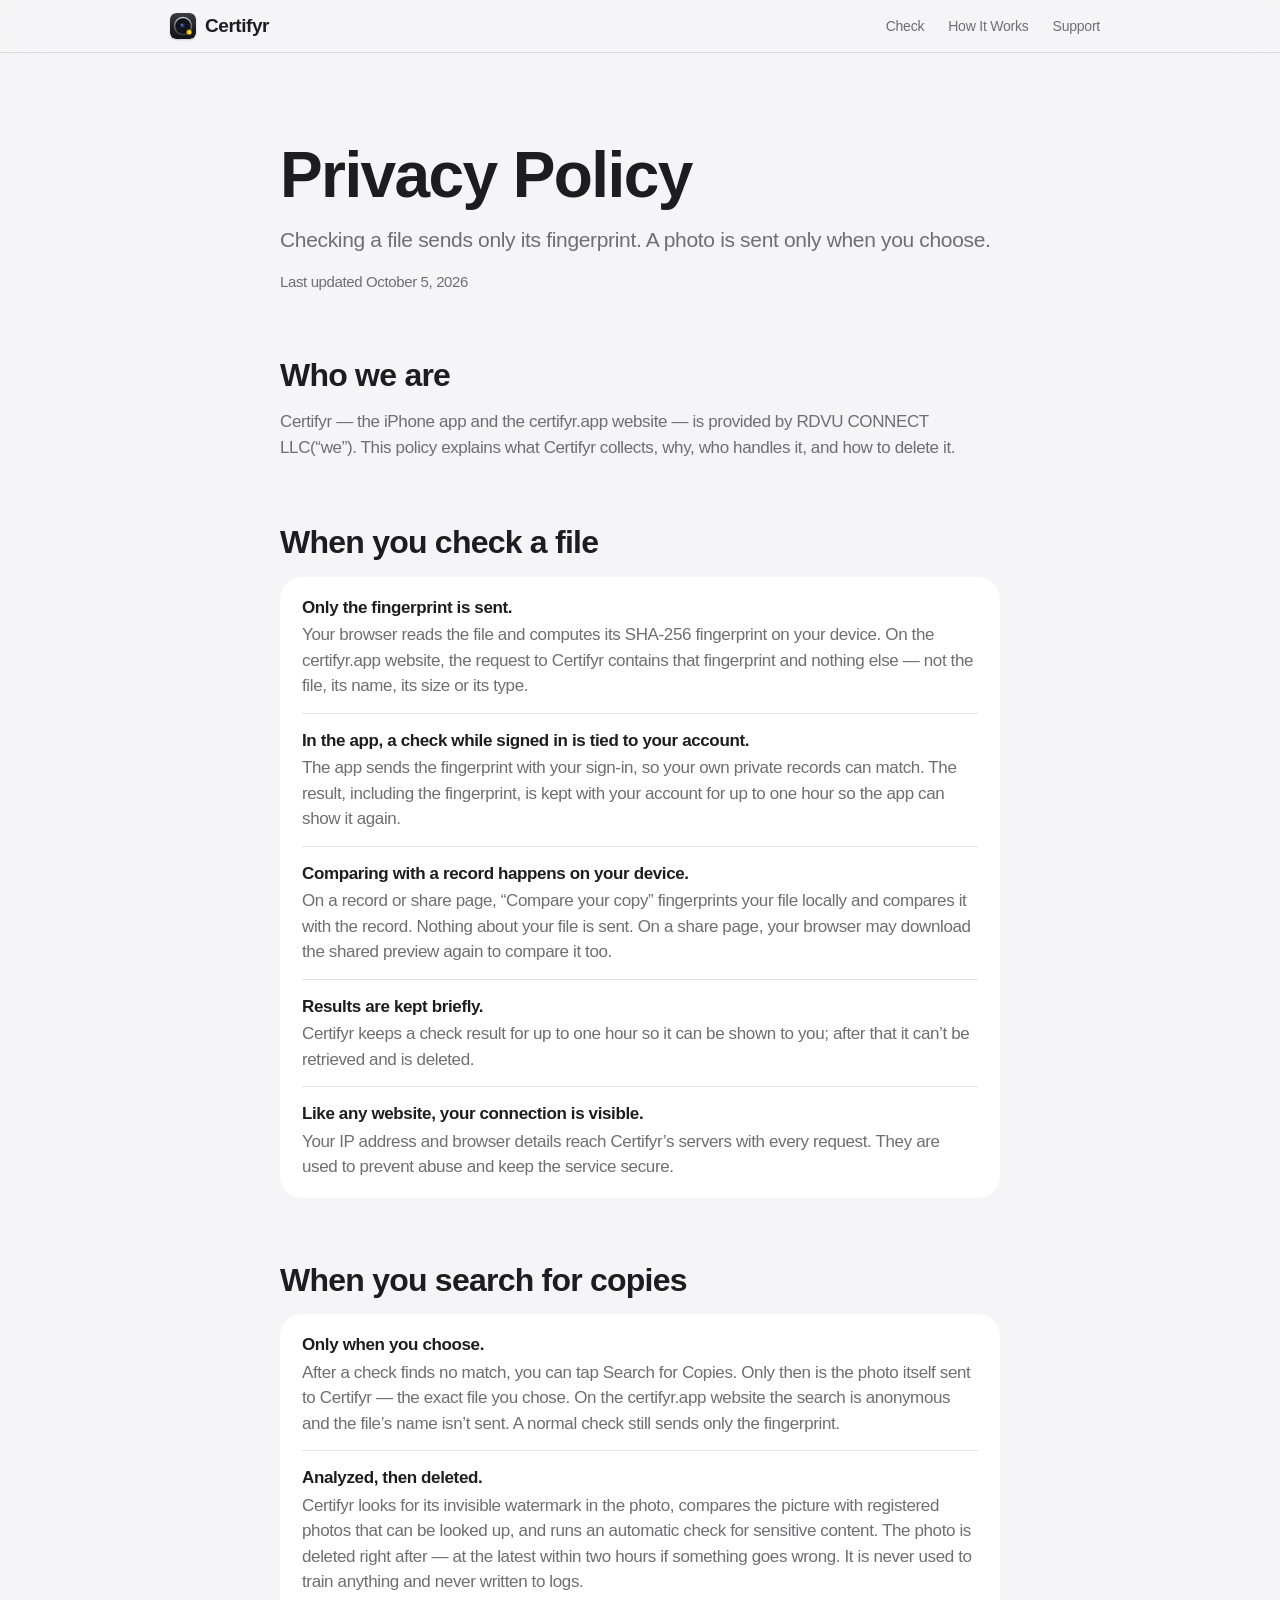
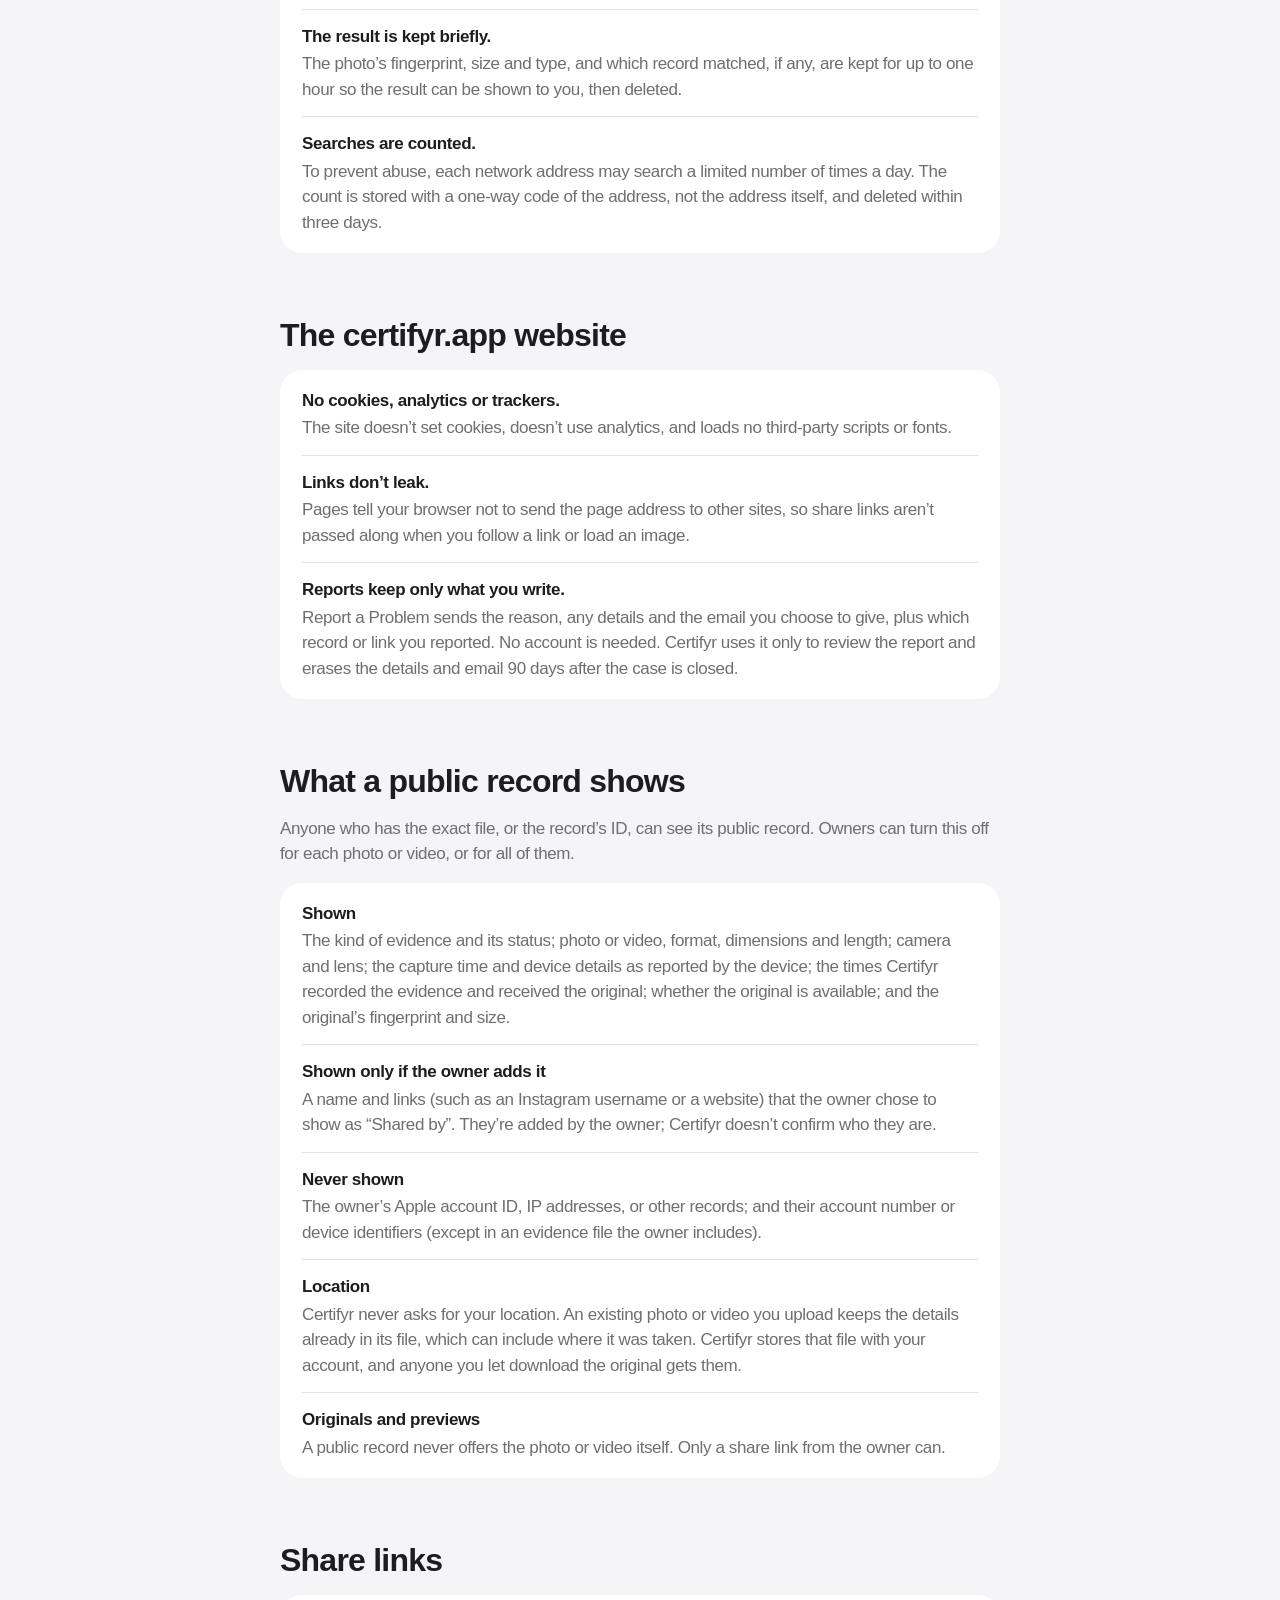
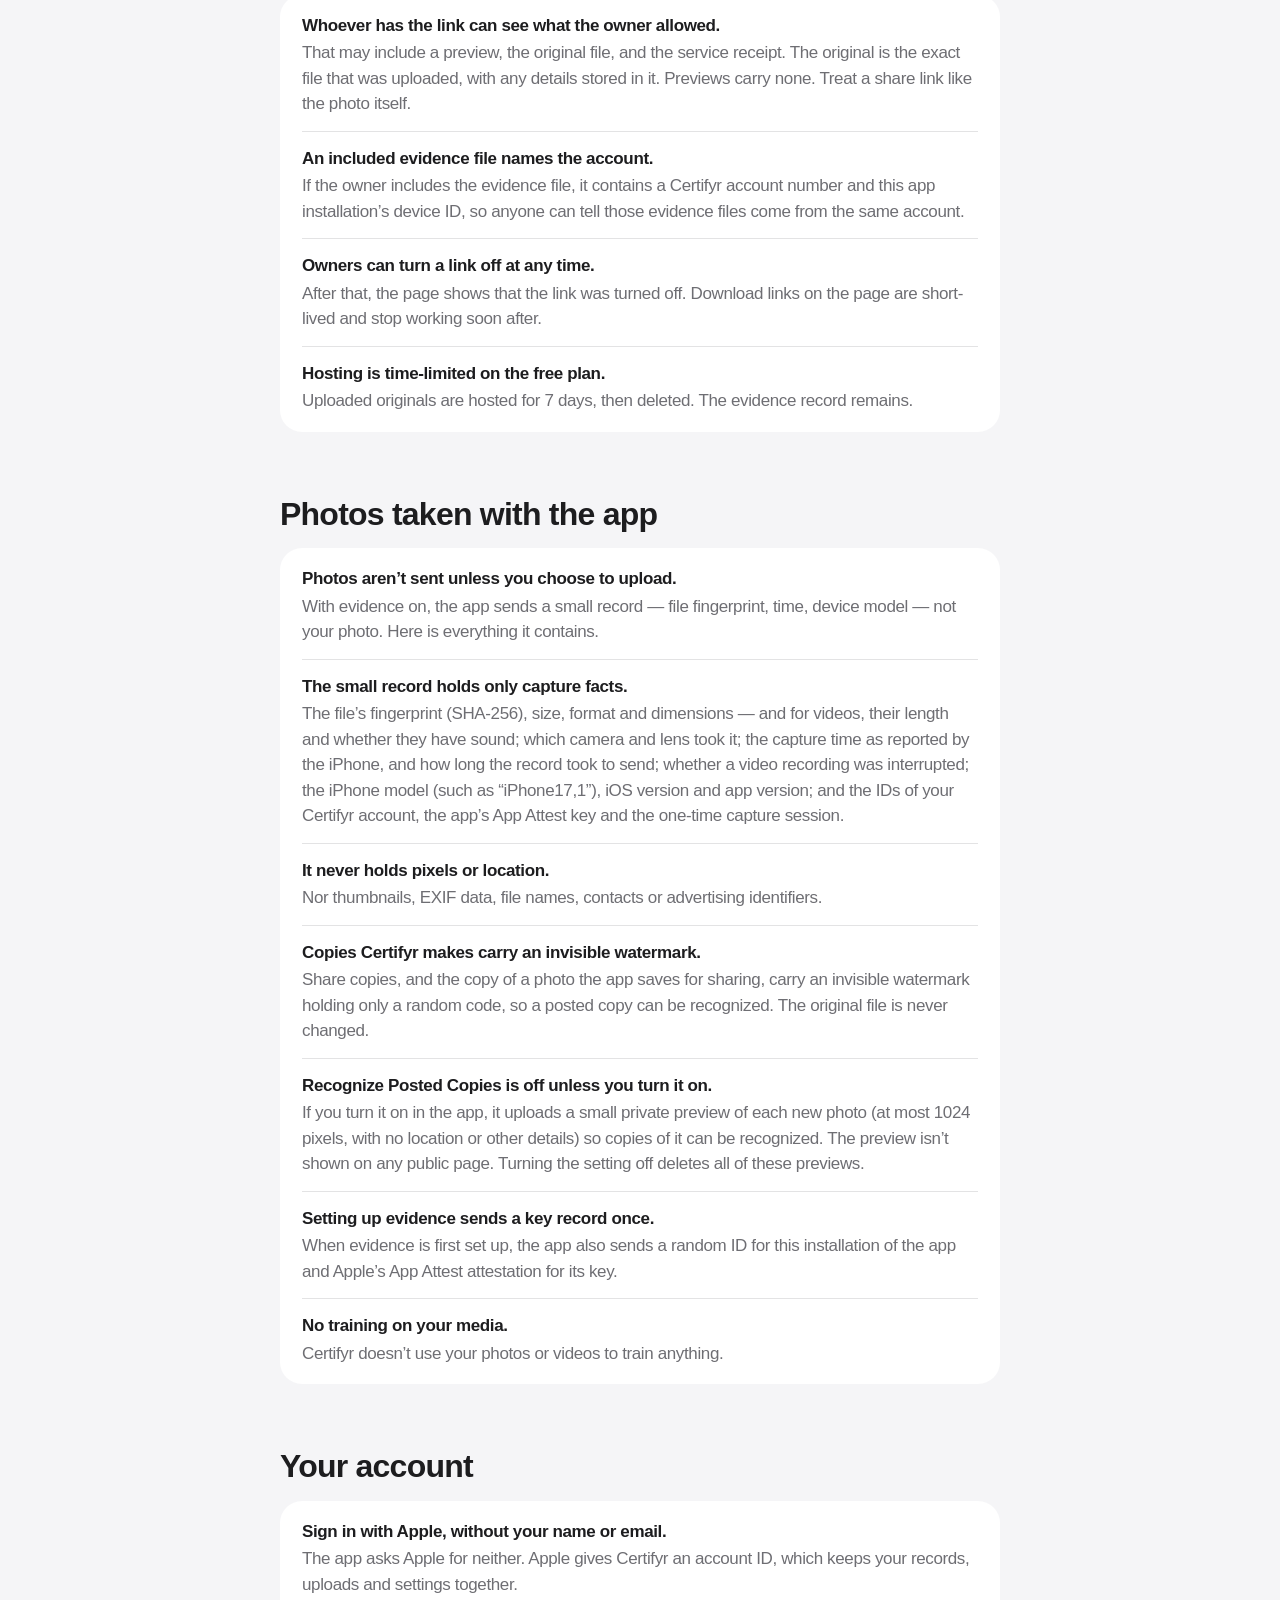
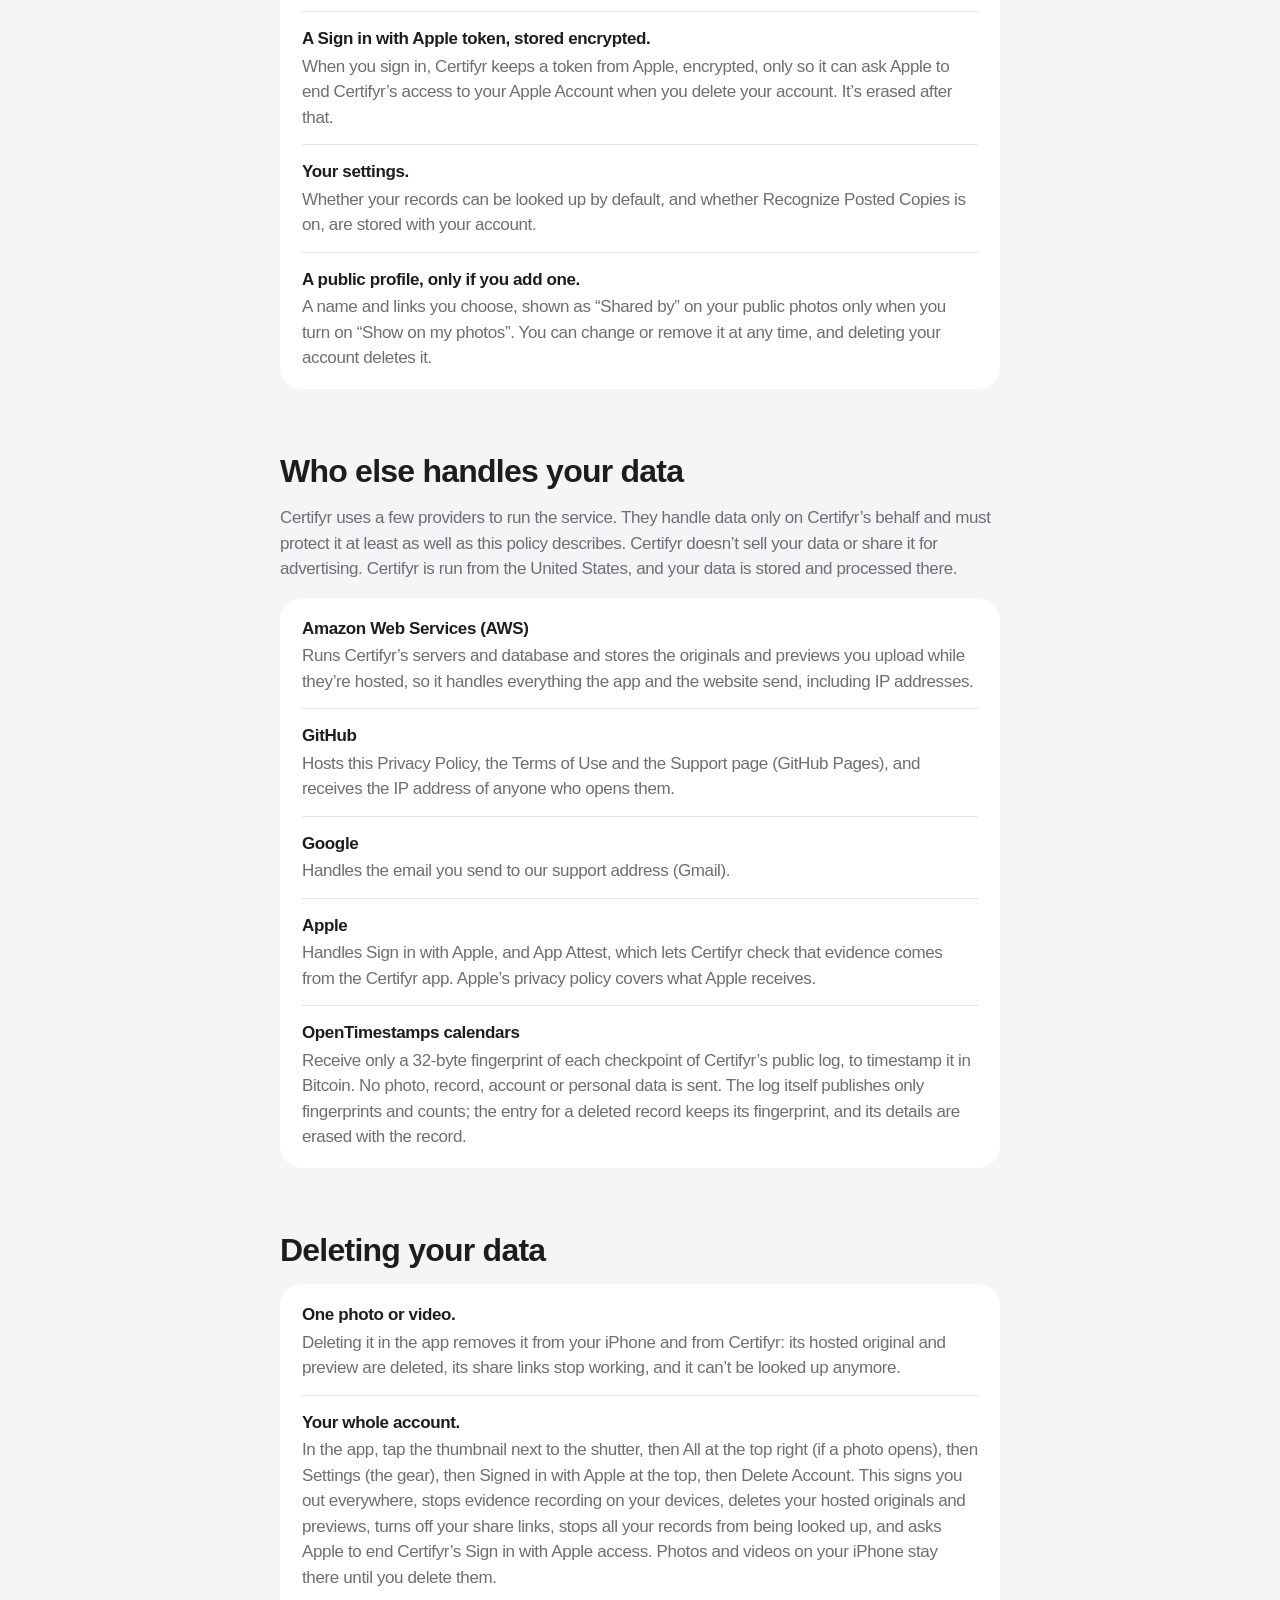
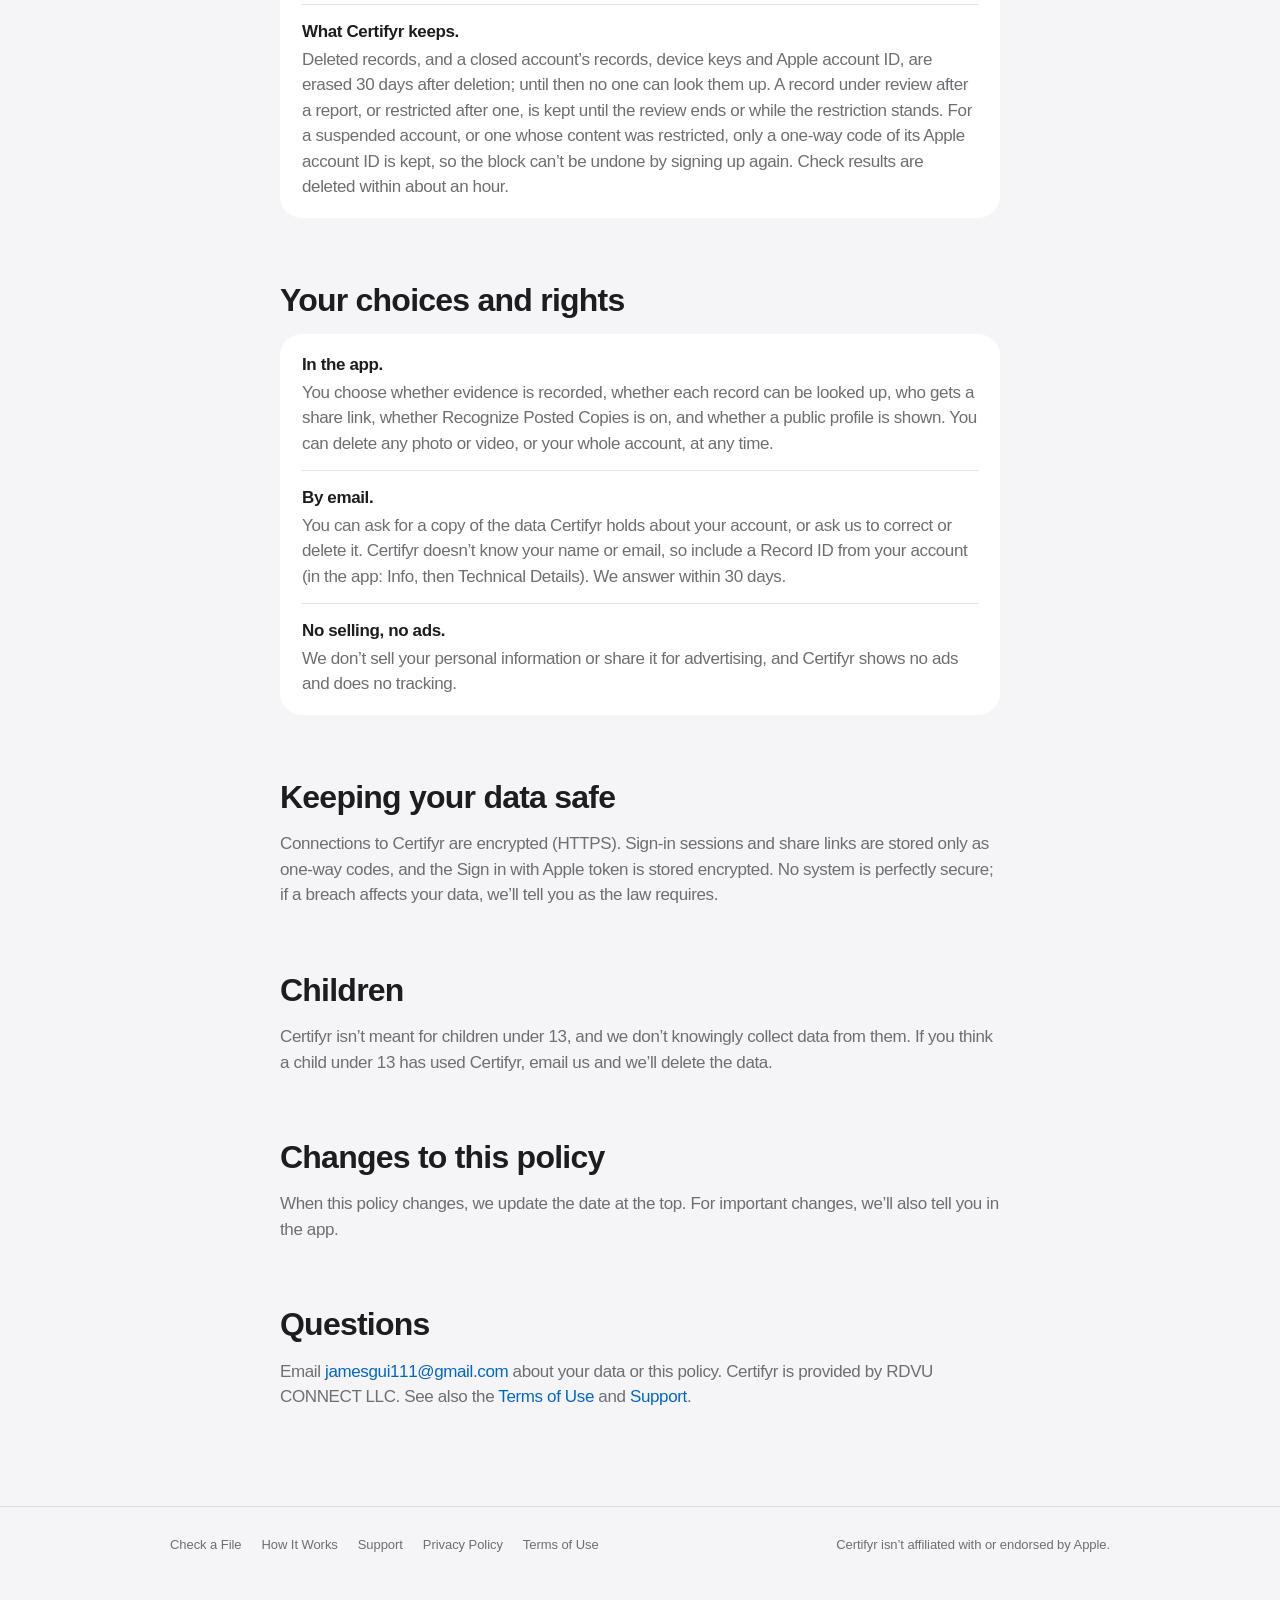
<file: privacy-policy.html>
<!DOCTYPE html><html lang="en" dir="ltr"><head><meta charset="utf-8"><meta name="viewport" content="width=device-width, initial-scale=1"><link rel="stylesheet" href="assets/1au81rcip8k9m.css"><link rel="stylesheet" href="assets/2dqwhodtaf3l3.css"><meta name="theme-color" content="#f5f5f7" media="(prefers-color-scheme: light)"><meta name="theme-color" content="#000000" media="(prefers-color-scheme: dark)"><meta name="color-scheme" content="light dark"><title>Privacy Policy · Certifyr</title><meta name="description" content="What Certifyr’s checker sends (only a fingerprint, unless you search for copies), what public records show, and how share links work."><meta name="application-name" content="Certifyr"><meta name="referrer" content="no-referrer"><meta name="format-detection" content="telephone=no, address=no, email=no"><link rel="icon" href="icon.svg" sizes="any" type="image/svg+xml"><link rel="apple-touch-icon" href="apple-icon.png" sizes="180x180" type="image/png"></head><body><a class="skip-link" href="#main">Skip to content</a><header class="SiteHeader-module__sggyBa__header"><nav class="SiteHeader-module__sggyBa__nav" aria-label="Main"><a class="SiteHeader-module__sggyBa__brand" aria-label="Certifyr — legal and support" href="index.html"><svg width="26" height="26" viewBox="0 0 32 32" aria-hidden="true" focusable="false" style="flex:none"><defs><linearGradient id="cfr-mark-field" x1="0" y1="0" x2="0" y2="1"><stop offset="0" stop-color="#3b3d42"></stop><stop offset="0.55" stop-color="#1f2024"></stop><stop offset="1" stop-color="#131416"></stop></linearGradient><linearGradient id="cfr-mark-barrel" x1="0" y1="0" x2="0" y2="1"><stop offset="0" stop-color="#c3c6cc"></stop><stop offset="0.45" stop-color="#6d7076"></stop><stop offset="1" stop-color="#3a3b40"></stop></linearGradient><radialGradient id="cfr-mark-glass" cx="0.45" cy="0.42" r="0.6"><stop offset="0" stop-color="#3b4fa8"></stop><stop offset="0.6" stop-color="#141b3d"></stop><stop offset="1" stop-color="#07080d"></stop></radialGradient></defs><rect width="32" height="32" rx="7.2" fill="url(#cfr-mark-field)"></rect><circle cx="16" cy="16" r="10.4" fill="#0d0e10" stroke="url(#cfr-mark-barrel)" stroke-width="2"></circle><circle cx="16" cy="16" r="8.9" fill="#101113"></circle><g stroke="#2a2c31" stroke-width="0.7"><line x1="20.08" y1="13.87" x2="24.7" y2="17.3" transform="rotate(0 16 16)"></line><line x1="20.08" y1="13.87" x2="24.7" y2="17.3" transform="rotate(51.42857142857143 16 16)"></line><line x1="20.08" y1="13.87" x2="24.7" y2="17.3" transform="rotate(102.85714285714286 16 16)"></line><line x1="20.08" y1="13.87" x2="24.7" y2="17.3" transform="rotate(154.28571428571428 16 16)"></line><line x1="20.08" y1="13.87" x2="24.7" y2="17.3" transform="rotate(205.71428571428572 16 16)"></line><line x1="20.08" y1="13.87" x2="24.7" y2="17.3" transform="rotate(257.14285714285717 16 16)"></line><line x1="20.08" y1="13.87" x2="24.7" y2="17.3" transform="rotate(308.57142857142856 16 16)"></line></g><polygon points="16.88,11.48 20.08,13.87 20.21,17.86 17.17,20.45 13.25,19.69 11.40,16.15 13.02,12.50" fill="url(#cfr-mark-glass)"></polygon><circle cx="14.6" cy="14.4" r="0.85" fill="#ffffff" fill-opacity="0.55"></circle><path d="M23.60 19.95L24.04 20.28L24.39 20.65L24.88 20.51L25.43 20.44L25.64 20.94L25.76 21.44L26.26 21.56L26.76 21.78L26.69 22.32L26.55 22.81L26.92 23.16L27.25 23.60L26.92 24.04L26.55 24.39L26.69 24.88L26.76 25.43L26.26 25.64L25.76 25.76L25.64 26.26L25.43 26.76L24.88 26.69L24.39 26.55L24.04 26.92L23.60 27.25L23.16 26.92L22.81 26.55L22.32 26.69L21.78 26.76L21.56 26.26L21.44 25.76L20.94 25.64L20.44 25.43L20.51 24.88L20.65 24.39L20.28 24.04L19.95 23.60L20.28 23.16L20.65 22.81L20.51 22.32L20.44 21.78L20.94 21.56L21.44 21.44L21.56 20.94L21.77 20.44L22.32 20.51L22.81 20.65L23.16 20.28Z" fill="#ffd60a" stroke="#1a1b1e" stroke-width="0.6"></path></svg><span>Certifyr</span></a><ul class="SiteHeader-module__sggyBa__links"><li class="SiteHeader-module__sggyBa__desktopOnly"><a class="SiteHeader-module__sggyBa__link" href="https://certifyr.app/">Check</a></li><li><a class="SiteHeader-module__sggyBa__link" href="how-it-works.html">How It Works</a></li><li><a class="SiteHeader-module__sggyBa__link" href="support.html">Support</a></li></ul></nav></header><main id="main" tabindex="-1" class="layout-module__WKFhta__main"><div class="Article-module__t5Pwdq__page"><header class="Article-module__t5Pwdq__hero"><h1 class="Article-module__t5Pwdq__title">Privacy Policy</h1><p class="Article-module__t5Pwdq__lead">Checking a file sends only its fingerprint. A photo is sent only when you choose.</p><p class="Article-module__t5Pwdq__updated">Last updated October 5, 2026</p></header><section class="Article-module__t5Pwdq__section" aria-labelledby="who"><h2 id="who" class="Article-module__t5Pwdq__sectionTitle">Who we are</h2><p class="Article-module__t5Pwdq__sectionLead">Certifyr — the iPhone app and the certifyr.app website — is provided by <!-- -->RDVU CONNECT LLC<!-- -->(“we”). This policy explains what Certifyr collects, why, who handles it, and how to delete it.</p></section><section class="Article-module__t5Pwdq__section" aria-labelledby="checking"><h2 id="checking" class="Article-module__t5Pwdq__sectionTitle">When you check a file</h2><ul class="Article-module__t5Pwdq__list"><li><strong>Only the fingerprint is sent.</strong><span class="Article-module__t5Pwdq__muted">Your browser reads the file and computes its SHA-256 fingerprint on your device. On the certifyr.app website, the request to Certifyr contains that fingerprint and nothing else — not the file, its name, its size or its type.</span></li><li><strong>In the app, a check while signed in is tied to your account.</strong><span class="Article-module__t5Pwdq__muted">The app sends the fingerprint with your sign-in, so your own private records can match. The result, including the fingerprint, is kept with your account for up to one hour so the app can show it again.</span></li><li><strong>Comparing with a record happens on your device.</strong><span class="Article-module__t5Pwdq__muted">On a record or share page, “Compare your copy” fingerprints your file locally and compares it with the record. Nothing about your file is sent. On a share page, your browser may download the shared preview again to compare it too.</span></li><li><strong>Results are kept briefly.</strong><span class="Article-module__t5Pwdq__muted">Certifyr keeps a check result for up to one hour so it can be shown to you; after that it can’t be retrieved and is deleted.</span></li><li><strong>Like any website, your connection is visible.</strong><span class="Article-module__t5Pwdq__muted">Your IP address and browser details reach Certifyr’s servers with every request. They are used to prevent abuse and keep the service secure.</span></li></ul></section><section class="Article-module__t5Pwdq__section" aria-labelledby="search"><h2 id="search" class="Article-module__t5Pwdq__sectionTitle">When you search for copies</h2><ul class="Article-module__t5Pwdq__list"><li><strong>Only when you choose.</strong><span class="Article-module__t5Pwdq__muted">After a check finds no match, you can tap Search for Copies. Only then is the photo itself sent to Certifyr — the exact file you chose. On the certifyr.app website the search is anonymous and the file’s name isn’t sent. A normal check still sends only the fingerprint.</span></li><li><strong>Analyzed, then deleted.</strong><span class="Article-module__t5Pwdq__muted">Certifyr looks for its invisible watermark in the photo, compares the picture with registered photos that can be looked up, and runs an automatic check for sensitive content. The photo is deleted right after — at the latest within two hours if something goes wrong. It is never used to train anything and never written to logs.</span></li><li><strong>The result is kept briefly.</strong><span class="Article-module__t5Pwdq__muted">The photo’s fingerprint, size and type, and which record matched, if any, are kept for up to one hour so the result can be shown to you, then deleted.</span></li><li><strong>Searches are counted.</strong><span class="Article-module__t5Pwdq__muted">To prevent abuse, each network address may search a limited number of times a day. The count is stored with a one-way code of the address, not the address itself, and deleted within three days.</span></li></ul></section><section class="Article-module__t5Pwdq__section" aria-labelledby="site"><h2 id="site" class="Article-module__t5Pwdq__sectionTitle">The certifyr.app website</h2><ul class="Article-module__t5Pwdq__list"><li><strong>No cookies, analytics or trackers.</strong><span class="Article-module__t5Pwdq__muted">The site doesn’t set cookies, doesn’t use analytics, and loads no third-party scripts or fonts.</span></li><li><strong>Links don’t leak.</strong><span class="Article-module__t5Pwdq__muted">Pages tell your browser not to send the page address to other sites, so share links aren’t passed along when you follow a link or load an image.</span></li><li><strong>Reports keep only what you write.</strong><span class="Article-module__t5Pwdq__muted">Report a Problem sends the reason, any details and the email you choose to give, plus which record or link you reported. No account is needed. Certifyr uses it only to review the report and erases the details and email 90 days after the case is closed.</span></li></ul></section><section class="Article-module__t5Pwdq__section" aria-labelledby="records"><h2 id="records" class="Article-module__t5Pwdq__sectionTitle">What a public record shows</h2><p class="Article-module__t5Pwdq__sectionLead">Anyone who has the exact file, or the record’s ID, can see its public record. Owners can turn this off for each photo or video, or for all of them.</p><ul class="Article-module__t5Pwdq__list"><li><strong>Shown</strong><span class="Article-module__t5Pwdq__muted">The kind of evidence and its status; photo or video, format, dimensions and length; camera and lens; the capture time and device details as reported by the device; the times Certifyr recorded the evidence and received the original; whether the original is available; and the original’s fingerprint and size.</span></li><li><strong>Shown only if the owner adds it</strong><span class="Article-module__t5Pwdq__muted">A name and links (such as an Instagram username or a website) that the owner chose to show as “Shared by”. They’re added by the owner; Certifyr doesn’t confirm who they are.</span></li><li><strong>Never shown</strong><span class="Article-module__t5Pwdq__muted">The owner’s Apple account ID, IP addresses, or other records; and their account number or device identifiers (except in an evidence file the owner includes).</span></li><li><strong>Location</strong><span class="Article-module__t5Pwdq__muted">Certifyr never asks for your location. An existing photo or video you upload keeps the details already in its file, which can include where it was taken. Certifyr stores that file with your account, and anyone you let download the original gets them.</span></li><li><strong>Originals and previews</strong><span class="Article-module__t5Pwdq__muted">A public record never offers the photo or video itself. Only a share link from the owner can.</span></li></ul></section><section class="Article-module__t5Pwdq__section" aria-labelledby="shares"><h2 id="shares" class="Article-module__t5Pwdq__sectionTitle">Share links</h2><ul class="Article-module__t5Pwdq__list"><li><strong>Whoever has the link can see what the owner allowed.</strong><span class="Article-module__t5Pwdq__muted">That may include a preview, the original file, and the service receipt. The original is the exact file that was uploaded, with any details stored in it. Previews carry none. Treat a share link like the photo itself.</span></li><li><strong>An included evidence file names the account.</strong><span class="Article-module__t5Pwdq__muted">If the owner includes the evidence file, it contains a Certifyr account number and this app installation’s device ID, so anyone can tell those evidence files come from the same account.</span></li><li><strong>Owners can turn a link off at any time.</strong><span class="Article-module__t5Pwdq__muted">After that, the page shows that the link was turned off. Download links on the page are short-lived and stop working soon after.</span></li><li><strong>Hosting is time-limited on the free plan.</strong><span class="Article-module__t5Pwdq__muted">Uploaded originals are hosted for <!-- -->7<!-- --> days, then deleted. The evidence record remains.</span></li></ul></section><section class="Article-module__t5Pwdq__section" aria-labelledby="app"><h2 id="app" class="Article-module__t5Pwdq__sectionTitle">Photos taken with the app</h2><ul class="Article-module__t5Pwdq__list"><li><strong>Photos aren’t sent unless you choose to upload.</strong><span class="Article-module__t5Pwdq__muted">With evidence on, the app sends a small record — file fingerprint, time, device model — not your photo. Here is everything it contains.</span></li><li><strong>The small record holds only capture facts.</strong><span class="Article-module__t5Pwdq__muted">The file’s fingerprint (SHA-256), size, format and dimensions — and for videos, their length and whether they have sound; which camera and lens took it; the capture time as reported by the iPhone, and how long the record took to send; whether a video recording was interrupted; the iPhone model (such as “iPhone17,1”), iOS version and app version; and the IDs of your Certifyr account, the app’s App Attest key and the one-time capture session.</span></li><li><strong>It never holds pixels or location.</strong><span class="Article-module__t5Pwdq__muted">Nor thumbnails, EXIF data, file names, contacts or advertising identifiers.</span></li><li><strong>Copies Certifyr makes carry an invisible watermark.</strong><span class="Article-module__t5Pwdq__muted">Share copies, and the copy of a photo the app saves for sharing, carry an invisible watermark holding only a random code, so a posted copy can be recognized. The original file is never changed.</span></li><li><strong>Recognize Posted Copies is off unless you turn it on.</strong><span class="Article-module__t5Pwdq__muted">If you turn it on in the app, it uploads a small private preview of each new photo (at most 1024 pixels, with no location or other details) so copies of it can be recognized. The preview isn’t shown on any public page. Turning the setting off deletes all of these previews.</span></li><li><strong>Setting up evidence sends a key record once.</strong><span class="Article-module__t5Pwdq__muted">When evidence is first set up, the app also sends a random ID for this installation of the app and Apple’s App Attest attestation for its key.</span></li><li><strong>No training on your media.</strong><span class="Article-module__t5Pwdq__muted">Certifyr doesn’t use your photos or videos to train anything.</span></li></ul></section><section class="Article-module__t5Pwdq__section" aria-labelledby="account"><h2 id="account" class="Article-module__t5Pwdq__sectionTitle">Your account</h2><ul class="Article-module__t5Pwdq__list"><li><strong>Sign in with Apple, without your name or email.</strong><span class="Article-module__t5Pwdq__muted">The app asks Apple for neither. Apple gives Certifyr an account ID, which keeps your records, uploads and settings together.</span></li><li><strong>A Sign in with Apple token, stored encrypted.</strong><span class="Article-module__t5Pwdq__muted">When you sign in, Certifyr keeps a token from Apple, encrypted, only so it can ask Apple to end Certifyr’s access to your Apple Account when you delete your account. It’s erased after that.</span></li><li><strong>Your settings.</strong><span class="Article-module__t5Pwdq__muted">Whether your records can be looked up by default, and whether Recognize Posted Copies is on, are stored with your account.</span></li><li><strong>A public profile, only if you add one.</strong><span class="Article-module__t5Pwdq__muted">A name and links you choose, shown as “Shared by” on your public photos only when you turn on “Show on my photos”. You can change or remove it at any time, and deleting your account deletes it.</span></li></ul></section><section class="Article-module__t5Pwdq__section" aria-labelledby="processors"><h2 id="processors" class="Article-module__t5Pwdq__sectionTitle">Who else handles your data</h2><p class="Article-module__t5Pwdq__sectionLead">Certifyr uses a few providers to run the service. They handle data only on Certifyr’s behalf and must protect it at least as well as this policy describes. Certifyr doesn’t sell your data or share it for advertising. Certifyr is run from the United States, and your data is stored and processed there.</p><ul class="Article-module__t5Pwdq__list"><li><strong>Amazon Web Services (AWS)</strong><span class="Article-module__t5Pwdq__muted">Runs Certifyr’s servers and database and stores the originals and previews you upload while they’re hosted, so it handles everything the app and the website send, including IP addresses.</span></li><li><strong>GitHub</strong><span class="Article-module__t5Pwdq__muted">Hosts this Privacy Policy, the Terms of Use and the Support page (GitHub Pages), and receives the IP address of anyone who opens them.</span></li><li><strong>Google</strong><span class="Article-module__t5Pwdq__muted">Handles the email you send to our support address (Gmail).</span></li><li><strong>Apple</strong><span class="Article-module__t5Pwdq__muted">Handles Sign in with Apple, and App Attest, which lets Certifyr check that evidence comes from the Certifyr app. Apple’s privacy policy covers what Apple receives.</span></li><li><strong>OpenTimestamps calendars</strong><span class="Article-module__t5Pwdq__muted">Receive only a 32-byte fingerprint of each checkpoint of Certifyr’s public log, to timestamp it in Bitcoin. No photo, record, account or personal data is sent. The log itself publishes only fingerprints and counts; the entry for a deleted record keeps its fingerprint, and its details are erased with the record.</span></li></ul></section><section class="Article-module__t5Pwdq__section" aria-labelledby="deleting"><h2 id="deleting" class="Article-module__t5Pwdq__sectionTitle">Deleting your data</h2><ul class="Article-module__t5Pwdq__list"><li><strong>One photo or video.</strong><span class="Article-module__t5Pwdq__muted">Deleting it in the app removes it from your iPhone and from Certifyr: its hosted original and preview are deleted, its share links stop working, and it can’t be looked up anymore.</span></li><li><strong>Your whole account.</strong><span class="Article-module__t5Pwdq__muted">In the app, <!-- -->tap the thumbnail next to the shutter, then All at the top right (if a photo opens), then Settings (the gear), then Signed in with Apple at the top, then Delete Account<!-- -->. This signs you out everywhere, stops evidence recording on your devices, deletes your hosted originals and previews, turns off your share links, stops all your records from being looked up, and asks Apple to end Certifyr’s Sign in with Apple access. Photos and videos on your iPhone stay there until you delete them.</span></li><li><strong>What Certifyr keeps.</strong><span class="Article-module__t5Pwdq__muted">Deleted records, and a closed account’s records, device keys and Apple account ID, are erased <!-- -->30<!-- --> days after deletion; until then no one can look them up. A record under review after a report, or restricted after one, is kept until the review ends or while the restriction stands. For a suspended account, or one whose content was restricted, only a one-way code of its Apple account ID is kept, so the block can’t be undone by signing up again. Check results are deleted within about an hour.</span></li></ul></section><section class="Article-module__t5Pwdq__section" aria-labelledby="rights"><h2 id="rights" class="Article-module__t5Pwdq__sectionTitle">Your choices and rights</h2><ul class="Article-module__t5Pwdq__list"><li><strong>In the app.</strong><span class="Article-module__t5Pwdq__muted">You choose whether evidence is recorded, whether each record can be looked up, who gets a share link, whether Recognize Posted Copies is on, and whether a public profile is shown. You can delete any photo or video, or your whole account, at any time.</span></li><li><strong>By email.</strong><span class="Article-module__t5Pwdq__muted">You can ask for a copy of the data Certifyr holds about your account, or ask us to correct or delete it. Certifyr doesn’t know your name or email, so include a Record ID from your account (in the app: Info, then Technical Details). We answer within 30 days.</span></li><li><strong>No selling, no ads.</strong><span class="Article-module__t5Pwdq__muted">We don’t sell your personal information or share it for advertising, and Certifyr shows no ads and does no tracking.</span></li></ul></section><section class="Article-module__t5Pwdq__section" aria-labelledby="security"><h2 id="security" class="Article-module__t5Pwdq__sectionTitle">Keeping your data safe</h2><p class="Article-module__t5Pwdq__sectionLead">Connections to Certifyr are encrypted (HTTPS). Sign-in sessions and share links are stored only as one-way codes, and the Sign in with Apple token is stored encrypted. No system is perfectly secure; if a breach affects your data, we’ll tell you as the law requires.</p></section><section class="Article-module__t5Pwdq__section" aria-labelledby="children"><h2 id="children" class="Article-module__t5Pwdq__sectionTitle">Children</h2><p class="Article-module__t5Pwdq__sectionLead">Certifyr isn’t meant for children under 13, and we don’t knowingly collect data from them. If you think a child under 13 has used Certifyr, email us and we’ll delete the data.</p></section><section class="Article-module__t5Pwdq__section" aria-labelledby="changes"><h2 id="changes" class="Article-module__t5Pwdq__sectionTitle">Changes to this policy</h2><p class="Article-module__t5Pwdq__sectionLead">When this policy changes, we update the date at the top. For important changes, we’ll also tell you in the app.</p></section><section class="Article-module__t5Pwdq__section" aria-labelledby="contact"><h2 id="contact" class="Article-module__t5Pwdq__sectionTitle">Questions</h2><p class="Article-module__t5Pwdq__sectionLead">Email <a href="mailto:jamesgui111@gmail.com?subject=Privacy%20question">jamesgui111@gmail.com</a> about your data or this policy. Certifyr is provided by <!-- -->RDVU CONNECT LLC<!-- -->. See also the<!-- --> <a href="terms-of-use.html">Terms of Use</a> and <a href="support.html">Support</a>.</p></section></div><!--$--><!--/$--></main><footer class="SiteFooter-module__04XcqW__footer"><div class="SiteFooter-module__04XcqW__inner"><nav aria-label="Footer" class="SiteFooter-module__04XcqW__links"><a href="https://certifyr.app/">Check a File</a><a href="how-it-works.html">How It Works</a><a href="support.html">Support</a><a href="privacy-policy.html">Privacy Policy</a><a href="terms-of-use.html">Terms of Use</a></nav><p>Certifyr isn’t affiliated with or endorsed by Apple.</p></div></footer></body></html>
</file>
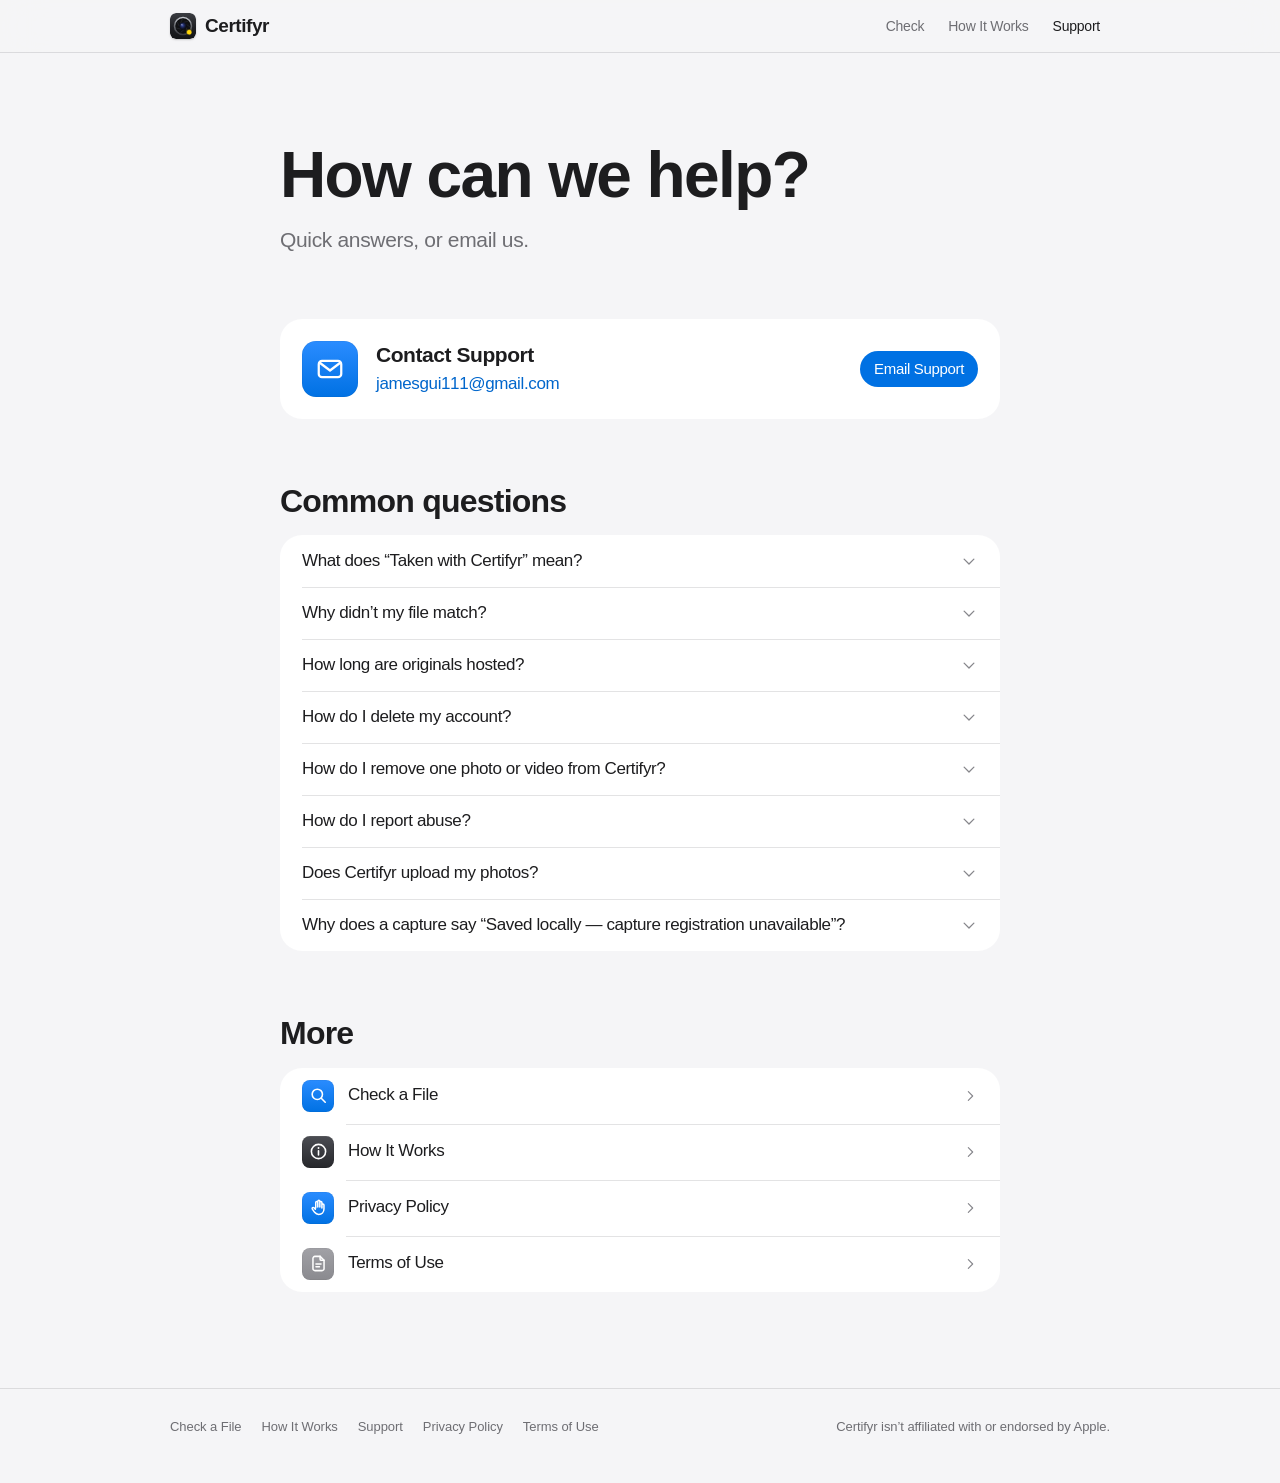
<file: support.html>
<!DOCTYPE html><html lang="en" dir="ltr"><head><meta charset="utf-8"><meta name="viewport" content="width=device-width, initial-scale=1"><link rel="stylesheet" href="assets/1au81rcip8k9m.css"><link rel="stylesheet" href="assets/2dqwhodtaf3l3.css"><meta name="theme-color" content="#f5f5f7" media="(prefers-color-scheme: light)"><meta name="theme-color" content="#000000" media="(prefers-color-scheme: dark)"><meta name="color-scheme" content="light dark"><title>Support · Certifyr</title><meta name="description" content="Help with the Certifyr app and checker: what “Taken with Certifyr” means, why a file might not match, how long originals are hosted, deleting your account, and reporting abuse."><meta name="application-name" content="Certifyr"><meta name="referrer" content="no-referrer"><meta name="format-detection" content="telephone=no, address=no, email=no"><link rel="icon" href="icon.svg" sizes="any" type="image/svg+xml"><link rel="apple-touch-icon" href="apple-icon.png" sizes="180x180" type="image/png"></head><body><a class="skip-link" href="#main">Skip to content</a><header class="SiteHeader-module__sggyBa__header"><nav class="SiteHeader-module__sggyBa__nav" aria-label="Main"><a class="SiteHeader-module__sggyBa__brand" aria-label="Certifyr — legal and support" href="index.html"><svg width="26" height="26" viewBox="0 0 32 32" aria-hidden="true" focusable="false" style="flex:none"><defs><linearGradient id="cfr-mark-field" x1="0" y1="0" x2="0" y2="1"><stop offset="0" stop-color="#3b3d42"></stop><stop offset="0.55" stop-color="#1f2024"></stop><stop offset="1" stop-color="#131416"></stop></linearGradient><linearGradient id="cfr-mark-barrel" x1="0" y1="0" x2="0" y2="1"><stop offset="0" stop-color="#c3c6cc"></stop><stop offset="0.45" stop-color="#6d7076"></stop><stop offset="1" stop-color="#3a3b40"></stop></linearGradient><radialGradient id="cfr-mark-glass" cx="0.45" cy="0.42" r="0.6"><stop offset="0" stop-color="#3b4fa8"></stop><stop offset="0.6" stop-color="#141b3d"></stop><stop offset="1" stop-color="#07080d"></stop></radialGradient></defs><rect width="32" height="32" rx="7.2" fill="url(#cfr-mark-field)"></rect><circle cx="16" cy="16" r="10.4" fill="#0d0e10" stroke="url(#cfr-mark-barrel)" stroke-width="2"></circle><circle cx="16" cy="16" r="8.9" fill="#101113"></circle><g stroke="#2a2c31" stroke-width="0.7"><line x1="20.08" y1="13.87" x2="24.7" y2="17.3" transform="rotate(0 16 16)"></line><line x1="20.08" y1="13.87" x2="24.7" y2="17.3" transform="rotate(51.42857142857143 16 16)"></line><line x1="20.08" y1="13.87" x2="24.7" y2="17.3" transform="rotate(102.85714285714286 16 16)"></line><line x1="20.08" y1="13.87" x2="24.7" y2="17.3" transform="rotate(154.28571428571428 16 16)"></line><line x1="20.08" y1="13.87" x2="24.7" y2="17.3" transform="rotate(205.71428571428572 16 16)"></line><line x1="20.08" y1="13.87" x2="24.7" y2="17.3" transform="rotate(257.14285714285717 16 16)"></line><line x1="20.08" y1="13.87" x2="24.7" y2="17.3" transform="rotate(308.57142857142856 16 16)"></line></g><polygon points="16.88,11.48 20.08,13.87 20.21,17.86 17.17,20.45 13.25,19.69 11.40,16.15 13.02,12.50" fill="url(#cfr-mark-glass)"></polygon><circle cx="14.6" cy="14.4" r="0.85" fill="#ffffff" fill-opacity="0.55"></circle><path d="M23.60 19.95L24.04 20.28L24.39 20.65L24.88 20.51L25.43 20.44L25.64 20.94L25.76 21.44L26.26 21.56L26.76 21.78L26.69 22.32L26.55 22.81L26.92 23.16L27.25 23.60L26.92 24.04L26.55 24.39L26.69 24.88L26.76 25.43L26.26 25.64L25.76 25.76L25.64 26.26L25.43 26.76L24.88 26.69L24.39 26.55L24.04 26.92L23.60 27.25L23.16 26.92L22.81 26.55L22.32 26.69L21.78 26.76L21.56 26.26L21.44 25.76L20.94 25.64L20.44 25.43L20.51 24.88L20.65 24.39L20.28 24.04L19.95 23.60L20.28 23.16L20.65 22.81L20.51 22.32L20.44 21.78L20.94 21.56L21.44 21.44L21.56 20.94L21.77 20.44L22.32 20.51L22.81 20.65L23.16 20.28Z" fill="#ffd60a" stroke="#1a1b1e" stroke-width="0.6"></path></svg><span>Certifyr</span></a><ul class="SiteHeader-module__sggyBa__links"><li class="SiteHeader-module__sggyBa__desktopOnly"><a class="SiteHeader-module__sggyBa__link" href="https://certifyr.app/">Check</a></li><li><a class="SiteHeader-module__sggyBa__link" href="how-it-works.html">How It Works</a></li><li><a class="SiteHeader-module__sggyBa__link" aria-current="page" href="support.html">Support</a></li></ul></nav></header><main id="main" tabindex="-1" class="layout-module__WKFhta__main"><div class="Article-module__t5Pwdq__page"><header class="Article-module__t5Pwdq__hero"><h1 class="Article-module__t5Pwdq__title">How can we help?</h1><p class="Article-module__t5Pwdq__lead">Quick answers, or email us.</p></header><section class="Article-module__t5Pwdq__contact" aria-labelledby="contact"><span class="IconTile-module__jCvgZW__tile " data-tone="blue" data-size="56" aria-hidden="true"><svg width="30" height="30" viewBox="0 0 24 24" fill="none" stroke="currentColor" stroke-width="1.8" stroke-linecap="round" stroke-linejoin="round" aria-hidden="true" focusable="false"><rect x="3" y="5.5" width="18" height="13" rx="2.6"></rect><path d="m3.8 7 8.2 6.2L20.2 7"></path></svg></span><div class="Article-module__t5Pwdq__contactText"><h2 id="contact" class="Article-module__t5Pwdq__contactTitle">Contact Support</h2><p class="Article-module__t5Pwdq__muted"><a href="mailto:jamesgui111@gmail.com?subject=Certifyr%20support">jamesgui111@gmail.com</a></p></div><a class="Button-module__dxCrTa__button Button-module__dxCrTa__primary Button-module__dxCrTa__small" data-variant="primary" href="mailto:jamesgui111@gmail.com?subject=Certifyr%20support">Email Support</a></section><section class="Article-module__t5Pwdq__section" aria-labelledby="faq"><h2 id="faq" class="Article-module__t5Pwdq__sectionTitle">Common questions</h2><div class="Article-module__t5Pwdq__faq"><div id="app-attested-capture" class="Article-module__t5Pwdq__faqItem"><details class="Disclosure-module__0HrCna__details " data-variant="row"><summary class="Disclosure-module__0HrCna__summary"><span class="Disclosure-module__0HrCna__summaryText">What does “Taken with Certifyr” mean?</span><svg width="18" height="18" viewBox="0 0 24 24" fill="none" stroke="currentColor" stroke-width="1.7" stroke-linecap="round" stroke-linejoin="round" aria-hidden="true" focusable="false" class="Disclosure-module__0HrCna__chevron"><path d="m5.5 9.5 6.5 6.5 6.5-6.5"></path></svg></summary><div class="Disclosure-module__0HrCna__body"><div class="Article-module__t5Pwdq__answer"><p><strong>Taken with Certifyr<!-- -->.</strong> <!-- -->App-attested capture. Doesn’t prove what the scene shows.</p><p>The Certifyr app sent a small record of the shot within minutes, and the uploaded original matched it exactly. <a href="how-it-works.html">How Certifyr works</a></p></div></div></details></div><div id="no-match" class="Article-module__t5Pwdq__faqItem"><details class="Disclosure-module__0HrCna__details " data-variant="row"><summary class="Disclosure-module__0HrCna__summary"><span class="Disclosure-module__0HrCna__summaryText">Why didn’t my file match?</span><svg width="18" height="18" viewBox="0 0 24 24" fill="none" stroke="currentColor" stroke-width="1.7" stroke-linecap="round" stroke-linejoin="round" aria-hidden="true" focusable="false" class="Disclosure-module__0HrCna__chevron"><path d="m5.5 9.5 6.5 6.5 6.5-6.5"></path></svg></summary><div class="Disclosure-module__0HrCna__body"><div class="Article-module__t5Pwdq__answer"><p>A check matches only the exact same file (or a copy Certifyr made): every byte has to be identical. Common reasons a copy doesn’t match:</p><ul><li>It was converted, resized or compressed. Many apps do this when you send, post or save a photo — for example, turning HEIC into JPEG.</li><li>It’s a screenshot, a crop or an edited version.</li><li>Its original was never uploaded, was deleted, or its owner turned off lookup for it.</li><li>It wasn’t taken with the Certifyr camera. Most photos and videos aren’t.</li></ul><p>For a photo, <!-- -->Search for Copies<!-- --> can still find a compressed, cropped or edited copy of a registered photo that can be looked up. It searches Certifyr’s records only, not the web.</p><p>No record doesn’t mean it’s fake.<!-- --> If you know who shared it, ask them for the original file or a Certifyr share link.</p></div></div></details></div><div id="hosting" class="Article-module__t5Pwdq__faqItem"><details class="Disclosure-module__0HrCna__details " data-variant="row"><summary class="Disclosure-module__0HrCna__summary"><span class="Disclosure-module__0HrCna__summaryText">How long are originals hosted?</span><svg width="18" height="18" viewBox="0 0 24 24" fill="none" stroke="currentColor" stroke-width="1.7" stroke-linecap="round" stroke-linejoin="round" aria-hidden="true" focusable="false" class="Disclosure-module__0HrCna__chevron"><path d="m5.5 9.5 6.5 6.5 6.5-6.5"></path></svg></summary><div class="Disclosure-module__0HrCna__body"><div class="Article-module__t5Pwdq__answer"><p>On the free plan, an uploaded original and its preview are hosted for<!-- --> <!-- -->7<!-- --> days, then deleted. The evidence record stays, and its page then says the original is no longer hosted. Certifyr isn’t a backup service, so keep your own copies.</p><p>You can upload <!-- -->2<!-- --> a day, reset at midnight UTC; a photo counts as<!-- --> <!-- -->1<!-- --> and a video as <!-- -->2<!-- -->. Photos can be up to <!-- -->25<!-- --> MB and <!-- -->48<!-- --> <!-- -->megapixels; videos up to <!-- -->15<!-- --> seconds,<!-- --> <!-- -->1080<!-- -->p and <!-- -->50<!-- --> MB. Failed uploads and retries don’t count again, and checking a file never does.</p></div></div></details></div><div id="delete-account" class="Article-module__t5Pwdq__faqItem"><details class="Disclosure-module__0HrCna__details " data-variant="row"><summary class="Disclosure-module__0HrCna__summary"><span class="Disclosure-module__0HrCna__summaryText">How do I delete my account?</span><svg width="18" height="18" viewBox="0 0 24 24" fill="none" stroke="currentColor" stroke-width="1.7" stroke-linecap="round" stroke-linejoin="round" aria-hidden="true" focusable="false" class="Disclosure-module__0HrCna__chevron"><path d="m5.5 9.5 6.5 6.5 6.5-6.5"></path></svg></summary><div class="Disclosure-module__0HrCna__body"><div class="Article-module__t5Pwdq__answer"><p>In the Certifyr app, <!-- -->tap the thumbnail next to the shutter, then All at the top right (if a photo opens), then Settings (the gear), then Signed in with Apple at the top, then Delete Account<!-- -->. Deleting your account:</p><ul><li>signs you out and stops evidence recording on your devices;</li><li>deletes your hosted originals and previews;</li><li>turns off your share links;</li><li>stops your records from being looked up by anyone.</li></ul><p>Photos and videos saved on your iPhone aren’t deleted; delete them in the app, or delete the app. Your records are erased <!-- -->30<!-- --> days later. No longer have the app? Email<!-- --> <a href="mailto:jamesgui111@gmail.com?subject=Delete%20my%20account">jamesgui111@gmail.com</a>.</p></div></div></details></div><div id="delete-one" class="Article-module__t5Pwdq__faqItem"><details class="Disclosure-module__0HrCna__details " data-variant="row"><summary class="Disclosure-module__0HrCna__summary"><span class="Disclosure-module__0HrCna__summaryText">How do I remove one photo or video from Certifyr?</span><svg width="18" height="18" viewBox="0 0 24 24" fill="none" stroke="currentColor" stroke-width="1.7" stroke-linecap="round" stroke-linejoin="round" aria-hidden="true" focusable="false" class="Disclosure-module__0HrCna__chevron"><path d="m5.5 9.5 6.5 6.5 6.5-6.5"></path></svg></summary><div class="Disclosure-module__0HrCna__body"><div class="Article-module__t5Pwdq__answer"><p>Open it in the app’s library and tap the trash button. This deletes it from your iPhone and from Certifyr: its hosted copy and share links go away, and it can’t be looked up anymore. To keep it but stop others looking it up, open its Info and turn off Discoverable. To turn off one share link, tap Stop Sharing in Info.</p></div></div></details></div><div id="report" class="Article-module__t5Pwdq__faqItem"><details class="Disclosure-module__0HrCna__details " data-variant="row"><summary class="Disclosure-module__0HrCna__summary"><span class="Disclosure-module__0HrCna__summaryText">How do I report abuse?</span><svg width="18" height="18" viewBox="0 0 24 24" fill="none" stroke="currentColor" stroke-width="1.7" stroke-linecap="round" stroke-linejoin="round" aria-hidden="true" focusable="false" class="Disclosure-module__0HrCna__chevron"><path d="m5.5 9.5 6.5 6.5 6.5-6.5"></path></svg></summary><div class="Disclosure-module__0HrCna__body"><div class="Article-module__t5Pwdq__answer"><p>Use Report a Problem at the bottom of any record or share page — no account needed. For a name shown as “Shared by”, use Report next to it. You’ll get a reference to quote if you contact us. Or email<!-- --> <a href="mailto:jamesgui111@gmail.com?subject=Report%20a%20problem">jamesgui111@gmail.com</a> with the record ID; you don’t need to send the share link.</p><p>We review every report. When something breaks our<!-- --> <a href="terms-of-use.html">Terms of Use</a> or the law, we may delete hosted media, turn off share links, stop a record from being looked up, or suspend an account. If someone is in immediate danger, contact local emergency services first.</p></div></div></details></div><div id="uploads" class="Article-module__t5Pwdq__faqItem"><details class="Disclosure-module__0HrCna__details " data-variant="row"><summary class="Disclosure-module__0HrCna__summary"><span class="Disclosure-module__0HrCna__summaryText">Does Certifyr upload my photos?</span><svg width="18" height="18" viewBox="0 0 24 24" fill="none" stroke="currentColor" stroke-width="1.7" stroke-linecap="round" stroke-linejoin="round" aria-hidden="true" focusable="false" class="Disclosure-module__0HrCna__chevron"><path d="m5.5 9.5 6.5 6.5 6.5-6.5"></path></svg></summary><div class="Disclosure-module__0HrCna__body"><div class="Article-module__t5Pwdq__answer"><p>Your photos aren’t sent to Certifyr unless you choose to upload. With evidence on, the app sends a small record for each photo or video — the file’s fingerprint, the capture time and the device model — not the photo. Checking a file on the certifyr.app website sends only its fingerprint. Search for Copies sends the photo only when you tap it, and it’s deleted after the search. <a href="privacy-policy.html">Privacy Policy</a></p></div></div></details></div><div id="saved-locally" class="Article-module__t5Pwdq__faqItem"><details class="Disclosure-module__0HrCna__details " data-variant="row"><summary class="Disclosure-module__0HrCna__summary"><span class="Disclosure-module__0HrCna__summaryText">Why does a capture say “Saved locally — capture registration unavailable”?</span><svg width="18" height="18" viewBox="0 0 24 24" fill="none" stroke="currentColor" stroke-width="1.7" stroke-linecap="round" stroke-linejoin="round" aria-hidden="true" focusable="false" class="Disclosure-module__0HrCna__chevron"><path d="m5.5 9.5 6.5 6.5 6.5-6.5"></path></svg></summary><div class="Disclosure-module__0HrCna__body"><div class="Article-module__t5Pwdq__answer"><p>Evidence can only be recorded within minutes of the shot, while you’re signed in, online, and using an iPhone that supports App Attest. Photos and videos taken otherwise are saved normally, but they never get capture evidence later — on purpose, so evidence always means the same thing.</p></div></div></details></div></div></section><nav class="Article-module__t5Pwdq__section" aria-labelledby="more"><h2 id="more" class="Article-module__t5Pwdq__sectionTitle">More</h2><ul class="Article-module__t5Pwdq__links"><li><a class="Article-module__t5Pwdq__linkRow" href="https://certifyr.app/"><span class="IconTile-module__jCvgZW__tile " data-tone="blue" data-size="32" aria-hidden="true"><svg width="19" height="19" viewBox="0 0 24 24" fill="none" stroke="currentColor" stroke-width="2" stroke-linecap="round" stroke-linejoin="round" aria-hidden="true" focusable="false"><circle cx="10.5" cy="10.5" r="6.5"></circle><path d="m15.5 15.5 5 5"></path></svg></span><span>Check a File</span><svg width="16" height="16" viewBox="0 0 24 24" fill="none" stroke="currentColor" stroke-width="1.7" stroke-linecap="round" stroke-linejoin="round" aria-hidden="true" focusable="false" class="Article-module__t5Pwdq__linkChevron"><path d="m9.5 5.5 6.5 6.5-6.5 6.5"></path></svg></a></li><li><a class="Article-module__t5Pwdq__linkRow" href="how-it-works.html"><span class="IconTile-module__jCvgZW__tile " data-tone="graphite" data-size="32" aria-hidden="true"><svg width="19" height="19" viewBox="0 0 24 24" fill="none" stroke="currentColor" stroke-width="2" stroke-linecap="round" stroke-linejoin="round" aria-hidden="true" focusable="false"><circle cx="12" cy="12" r="9"></circle><path d="M12 11v5.5"></path><path d="M12 7.6h.01" stroke-width="2.4"></path></svg></span><span>How It Works</span><svg width="16" height="16" viewBox="0 0 24 24" fill="none" stroke="currentColor" stroke-width="1.7" stroke-linecap="round" stroke-linejoin="round" aria-hidden="true" focusable="false" class="Article-module__t5Pwdq__linkChevron"><path d="m9.5 5.5 6.5 6.5-6.5 6.5"></path></svg></a></li><li><a class="Article-module__t5Pwdq__linkRow" href="privacy-policy.html"><span class="IconTile-module__jCvgZW__tile " data-tone="blue" data-size="32" aria-hidden="true"><svg width="19" height="19" viewBox="0 0 24 24" fill="none" stroke="currentColor" stroke-width="1.9" stroke-linecap="round" stroke-linejoin="round" aria-hidden="true" focusable="false"><path d="M8.5 12.5V5.8a1.3 1.3 0 0 1 2.6 0v5.7m0-7.2a1.3 1.3 0 0 1 2.6 0v7.2m0-5.7a1.3 1.3 0 0 1 2.6 0v6.9m0-3.9a1.3 1.3 0 0 1 2.6 0v5.2c0 3.8-2.8 6.7-6.6 6.7-2.3 0-3.9-.9-5.2-2.6l-2.9-4a1.4 1.4 0 0 1 2.2-1.7l1.6 1.9"></path></svg></span><span>Privacy Policy</span><svg width="16" height="16" viewBox="0 0 24 24" fill="none" stroke="currentColor" stroke-width="1.7" stroke-linecap="round" stroke-linejoin="round" aria-hidden="true" focusable="false" class="Article-module__t5Pwdq__linkChevron"><path d="m9.5 5.5 6.5 6.5-6.5 6.5"></path></svg></a></li><li><a class="Article-module__t5Pwdq__linkRow" href="terms-of-use.html"><span class="IconTile-module__jCvgZW__tile " data-tone="gray" data-size="32" aria-hidden="true"><svg width="19" height="19" viewBox="0 0 24 24" fill="none" stroke="currentColor" stroke-width="1.9" stroke-linecap="round" stroke-linejoin="round" aria-hidden="true" focusable="false"><path d="M14 3H7.5A2.5 2.5 0 0 0 5 5.5v13A2.5 2.5 0 0 0 7.5 21h9a2.5 2.5 0 0 0 2.5-2.5V8z"></path><path d="M14 3v3.5A1.5 1.5 0 0 0 15.5 8H19M8.8 12.5h6.4M8.8 16h4.4"></path></svg></span><span>Terms of Use</span><svg width="16" height="16" viewBox="0 0 24 24" fill="none" stroke="currentColor" stroke-width="1.7" stroke-linecap="round" stroke-linejoin="round" aria-hidden="true" focusable="false" class="Article-module__t5Pwdq__linkChevron"><path d="m9.5 5.5 6.5 6.5-6.5 6.5"></path></svg></a></li></ul></nav></div><!--$--><!--/$--></main><footer class="SiteFooter-module__04XcqW__footer"><div class="SiteFooter-module__04XcqW__inner"><nav aria-label="Footer" class="SiteFooter-module__04XcqW__links"><a href="https://certifyr.app/">Check a File</a><a href="how-it-works.html">How It Works</a><a href="support.html">Support</a><a href="privacy-policy.html">Privacy Policy</a><a href="terms-of-use.html">Terms of Use</a></nav><p>Certifyr isn’t affiliated with or endorsed by Apple.</p></div></footer></body></html>
</file>
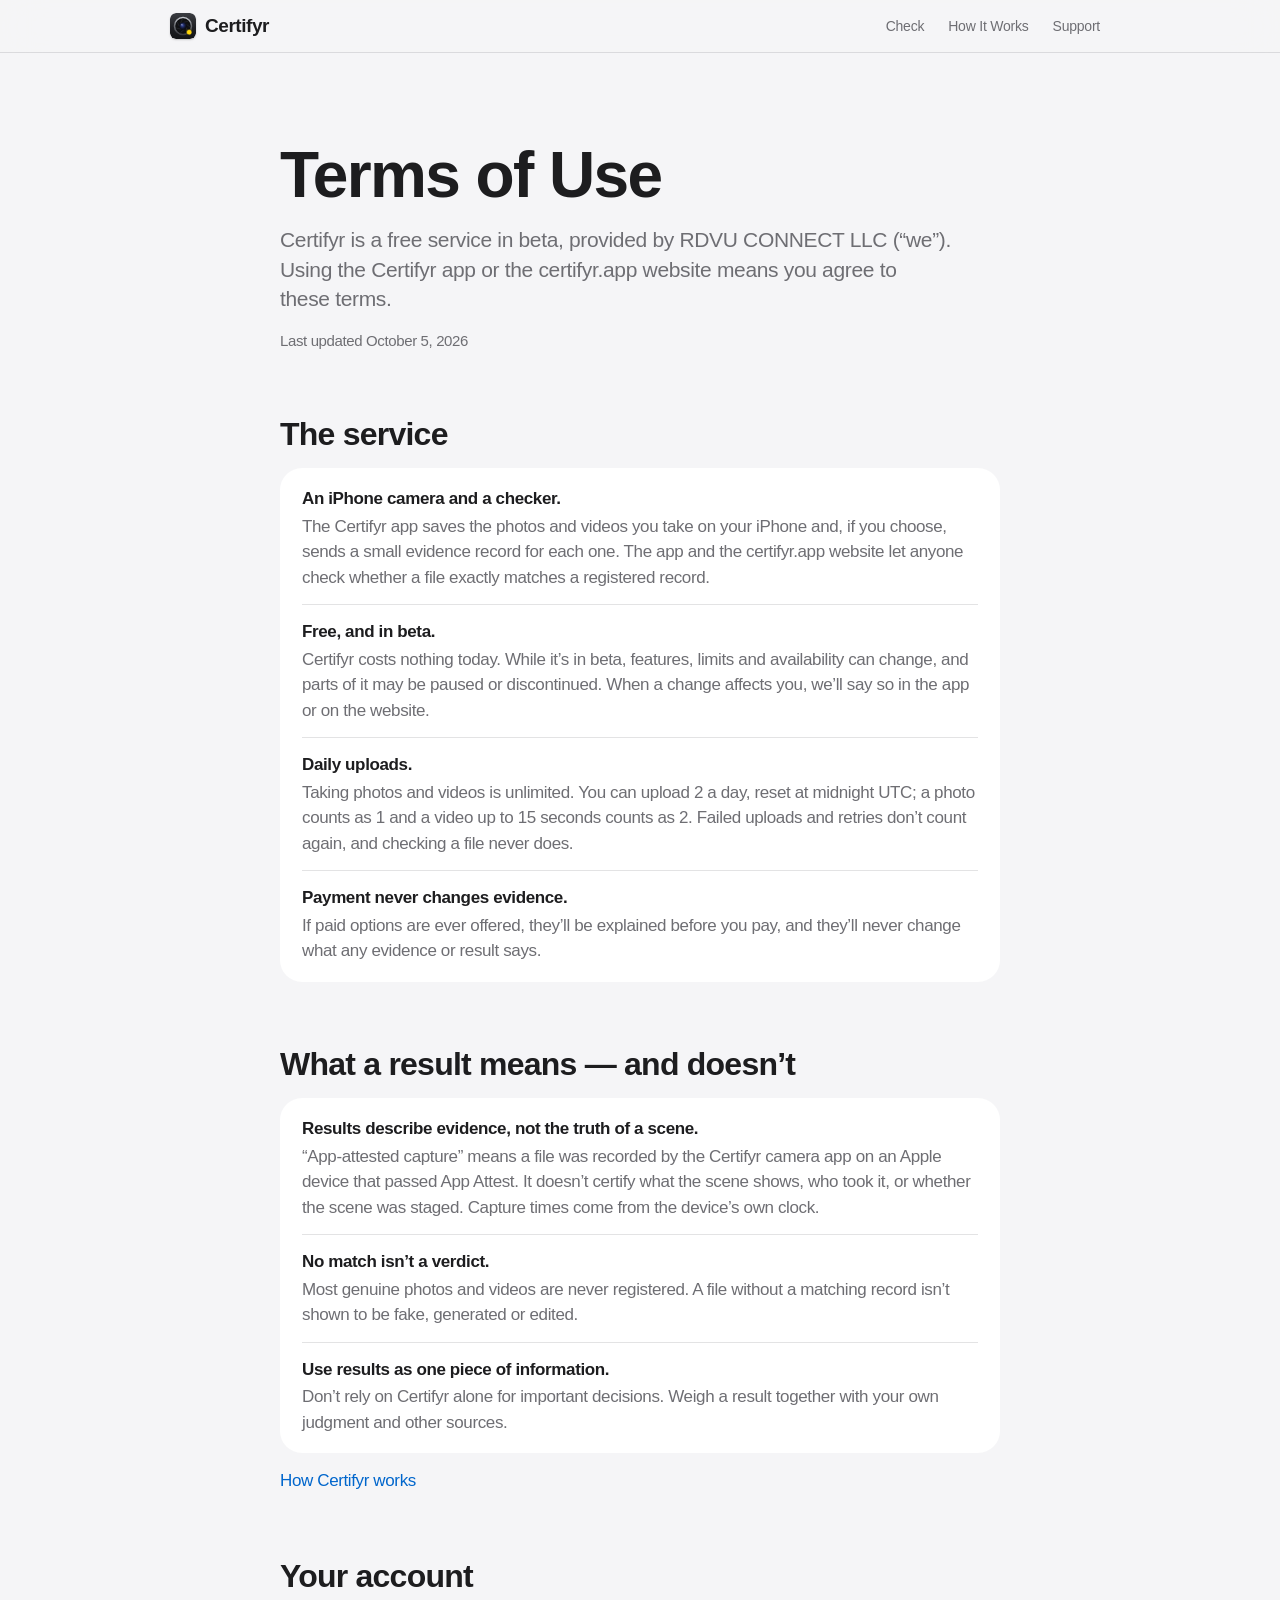
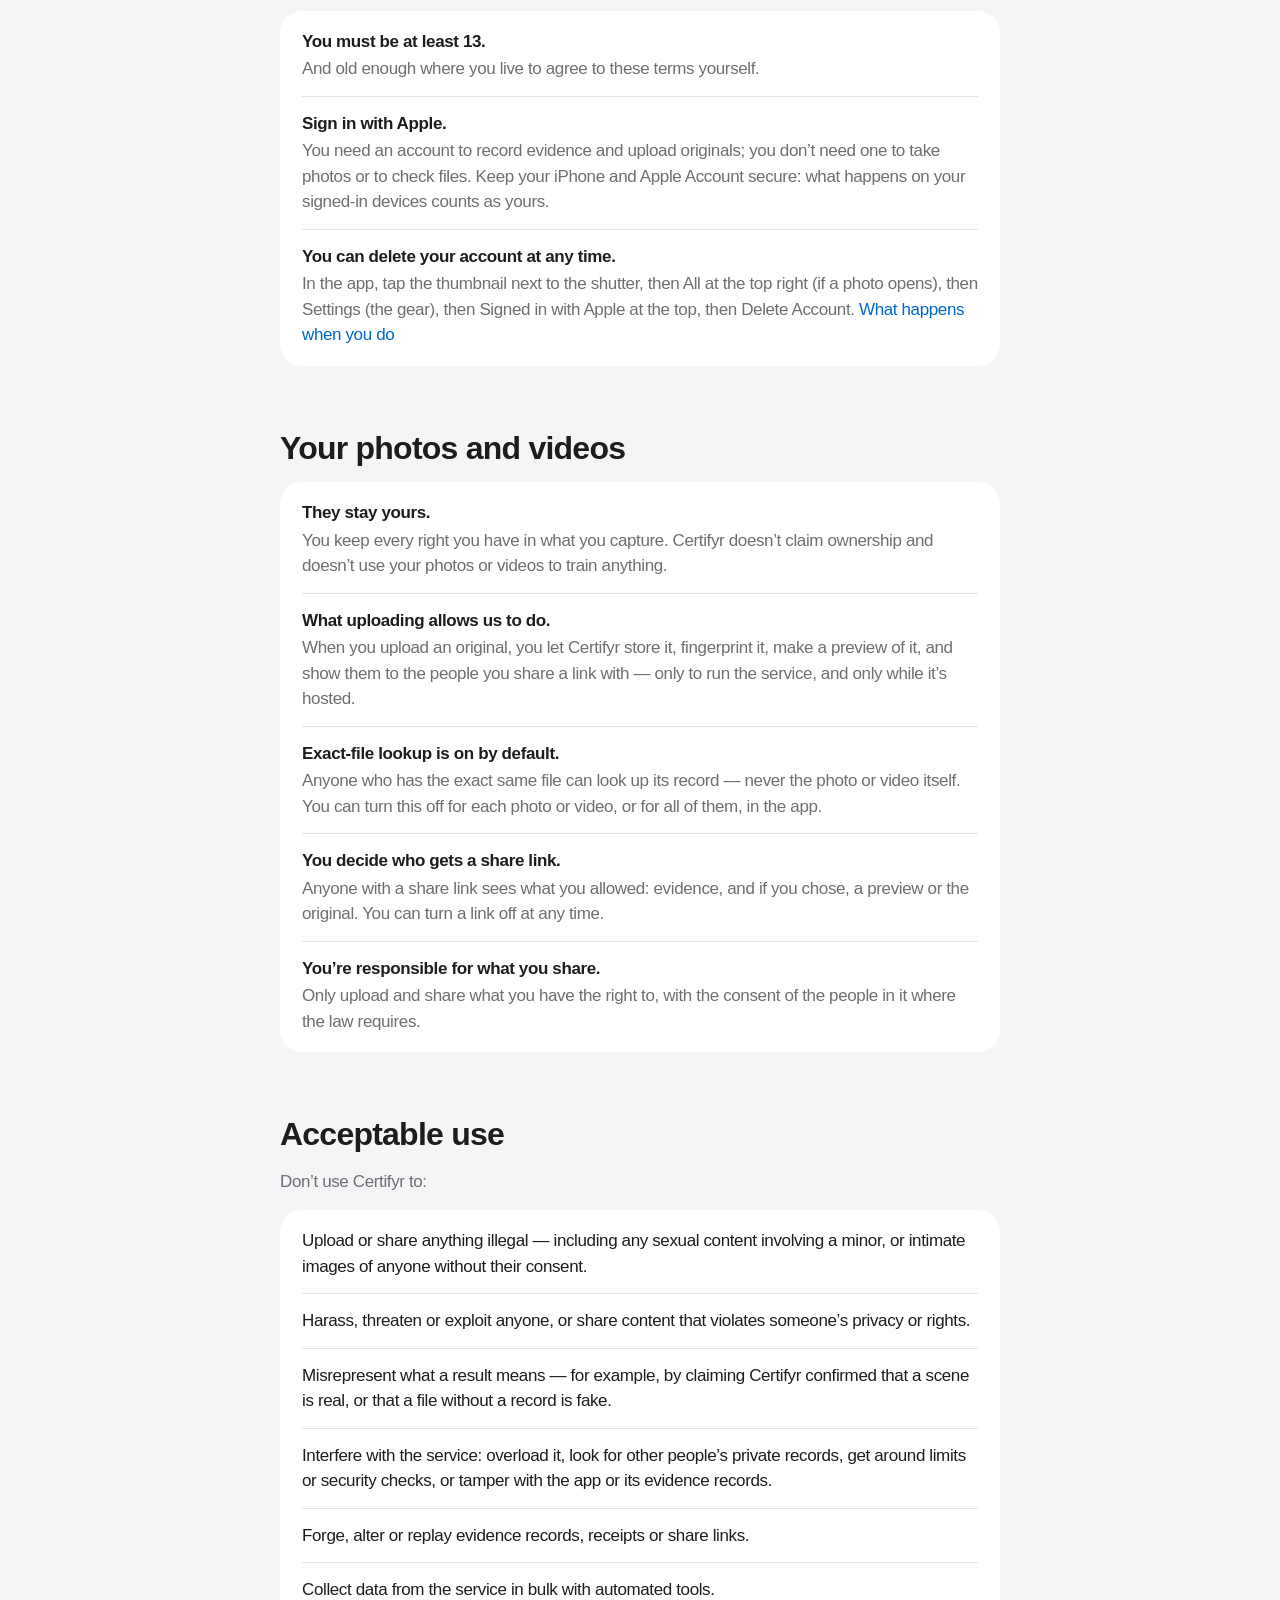
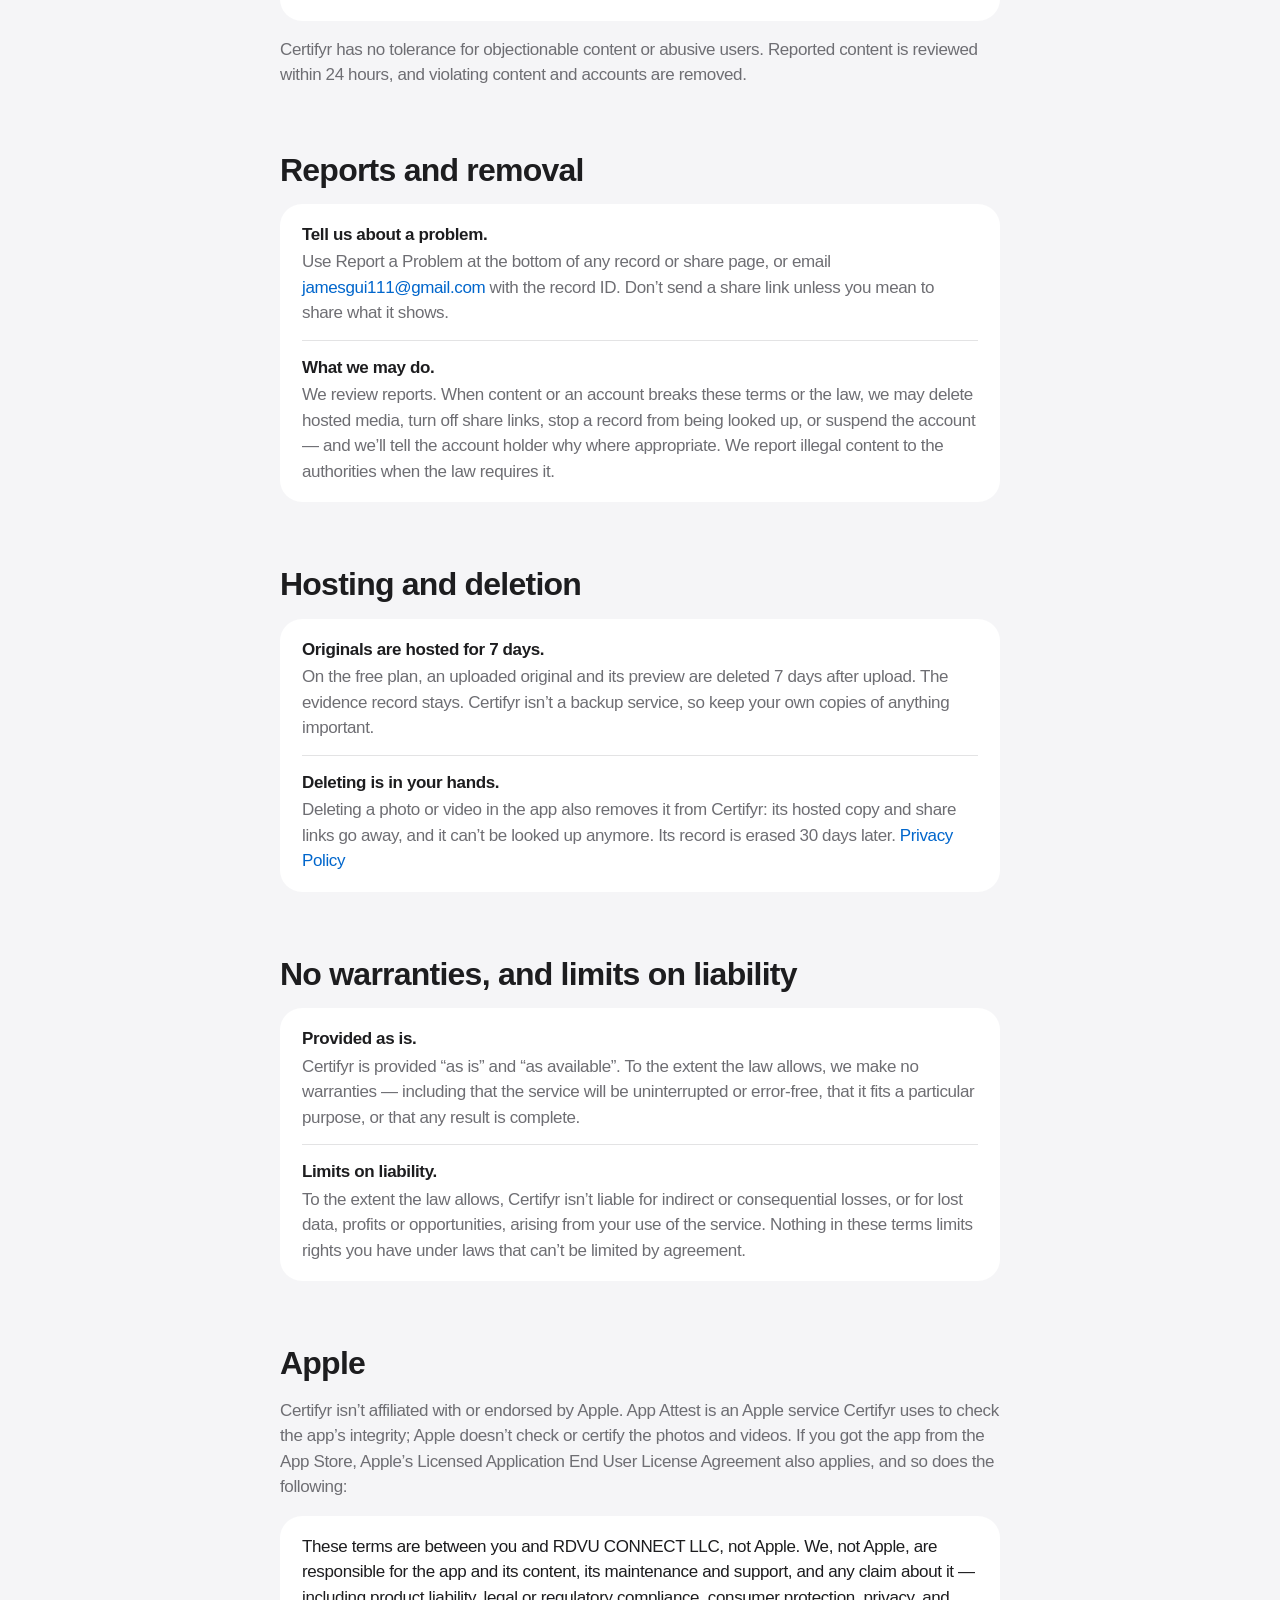
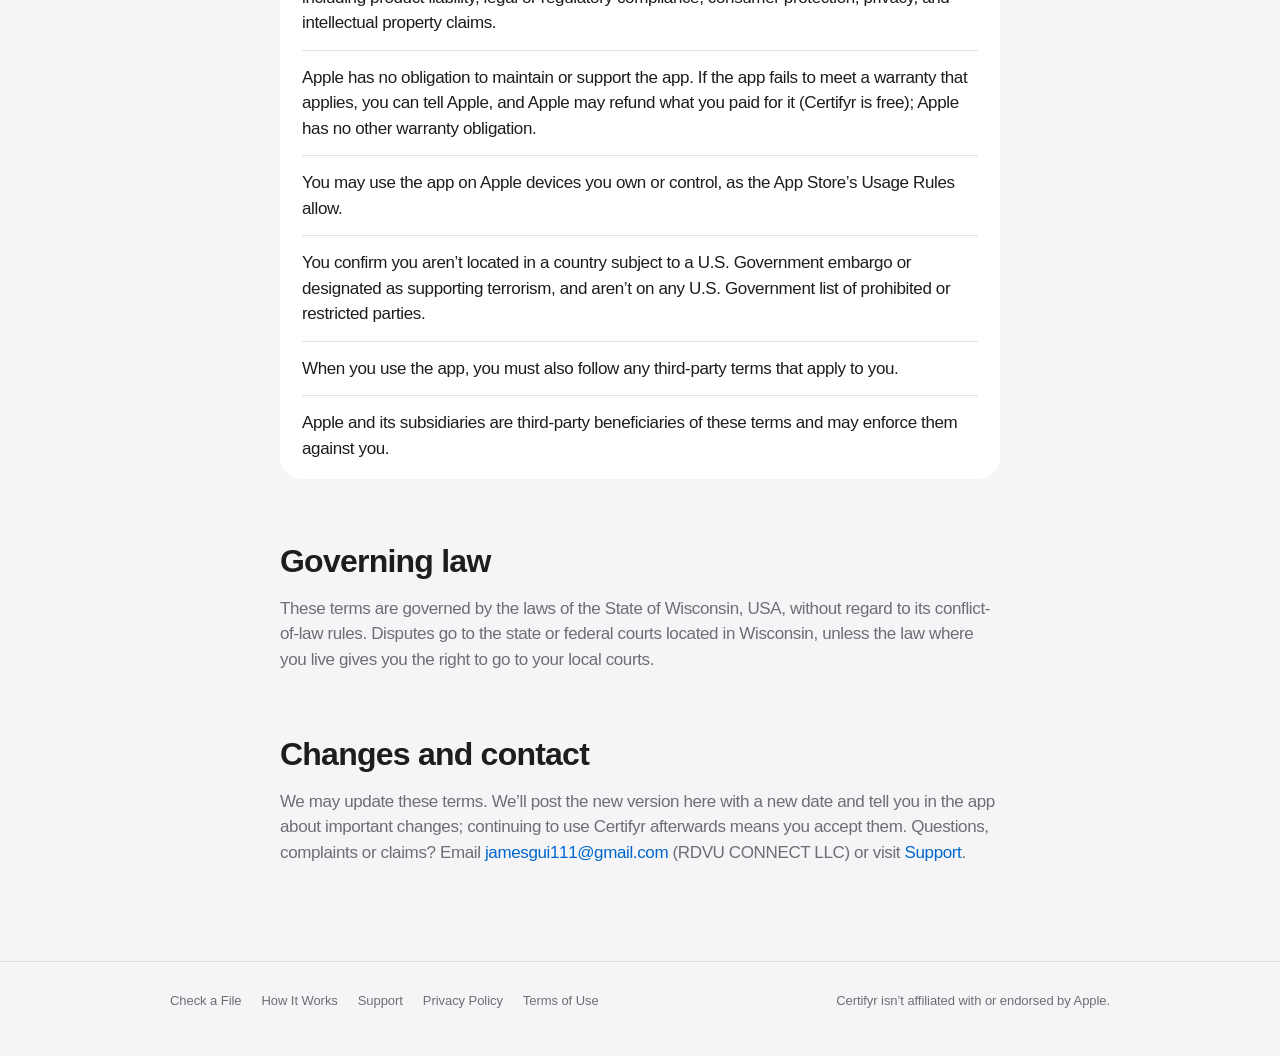
<file: terms-of-use.html>
<!DOCTYPE html><html lang="en" dir="ltr"><head><meta charset="utf-8"><meta name="viewport" content="width=device-width, initial-scale=1"><link rel="stylesheet" href="assets/1au81rcip8k9m.css"><link rel="stylesheet" href="assets/2dqwhodtaf3l3.css"><meta name="theme-color" content="#f5f5f7" media="(prefers-color-scheme: light)"><meta name="theme-color" content="#000000" media="(prefers-color-scheme: dark)"><meta name="color-scheme" content="light dark"><title>Terms of Use · Certifyr</title><meta name="description" content="Plain-language terms for Certifyr, a free beta service: what it does, what a result does and doesn’t mean, acceptable use, and how reports and removals work."><meta name="application-name" content="Certifyr"><meta name="referrer" content="no-referrer"><meta name="format-detection" content="telephone=no, address=no, email=no"><link rel="icon" href="icon.svg" sizes="any" type="image/svg+xml"><link rel="apple-touch-icon" href="apple-icon.png" sizes="180x180" type="image/png"></head><body><a class="skip-link" href="#main">Skip to content</a><header class="SiteHeader-module__sggyBa__header"><nav class="SiteHeader-module__sggyBa__nav" aria-label="Main"><a class="SiteHeader-module__sggyBa__brand" aria-label="Certifyr — legal and support" href="index.html"><svg width="26" height="26" viewBox="0 0 32 32" aria-hidden="true" focusable="false" style="flex:none"><defs><linearGradient id="cfr-mark-field" x1="0" y1="0" x2="0" y2="1"><stop offset="0" stop-color="#3b3d42"></stop><stop offset="0.55" stop-color="#1f2024"></stop><stop offset="1" stop-color="#131416"></stop></linearGradient><linearGradient id="cfr-mark-barrel" x1="0" y1="0" x2="0" y2="1"><stop offset="0" stop-color="#c3c6cc"></stop><stop offset="0.45" stop-color="#6d7076"></stop><stop offset="1" stop-color="#3a3b40"></stop></linearGradient><radialGradient id="cfr-mark-glass" cx="0.45" cy="0.42" r="0.6"><stop offset="0" stop-color="#3b4fa8"></stop><stop offset="0.6" stop-color="#141b3d"></stop><stop offset="1" stop-color="#07080d"></stop></radialGradient></defs><rect width="32" height="32" rx="7.2" fill="url(#cfr-mark-field)"></rect><circle cx="16" cy="16" r="10.4" fill="#0d0e10" stroke="url(#cfr-mark-barrel)" stroke-width="2"></circle><circle cx="16" cy="16" r="8.9" fill="#101113"></circle><g stroke="#2a2c31" stroke-width="0.7"><line x1="20.08" y1="13.87" x2="24.7" y2="17.3" transform="rotate(0 16 16)"></line><line x1="20.08" y1="13.87" x2="24.7" y2="17.3" transform="rotate(51.42857142857143 16 16)"></line><line x1="20.08" y1="13.87" x2="24.7" y2="17.3" transform="rotate(102.85714285714286 16 16)"></line><line x1="20.08" y1="13.87" x2="24.7" y2="17.3" transform="rotate(154.28571428571428 16 16)"></line><line x1="20.08" y1="13.87" x2="24.7" y2="17.3" transform="rotate(205.71428571428572 16 16)"></line><line x1="20.08" y1="13.87" x2="24.7" y2="17.3" transform="rotate(257.14285714285717 16 16)"></line><line x1="20.08" y1="13.87" x2="24.7" y2="17.3" transform="rotate(308.57142857142856 16 16)"></line></g><polygon points="16.88,11.48 20.08,13.87 20.21,17.86 17.17,20.45 13.25,19.69 11.40,16.15 13.02,12.50" fill="url(#cfr-mark-glass)"></polygon><circle cx="14.6" cy="14.4" r="0.85" fill="#ffffff" fill-opacity="0.55"></circle><path d="M23.60 19.95L24.04 20.28L24.39 20.65L24.88 20.51L25.43 20.44L25.64 20.94L25.76 21.44L26.26 21.56L26.76 21.78L26.69 22.32L26.55 22.81L26.92 23.16L27.25 23.60L26.92 24.04L26.55 24.39L26.69 24.88L26.76 25.43L26.26 25.64L25.76 25.76L25.64 26.26L25.43 26.76L24.88 26.69L24.39 26.55L24.04 26.92L23.60 27.25L23.16 26.92L22.81 26.55L22.32 26.69L21.78 26.76L21.56 26.26L21.44 25.76L20.94 25.64L20.44 25.43L20.51 24.88L20.65 24.39L20.28 24.04L19.95 23.60L20.28 23.16L20.65 22.81L20.51 22.32L20.44 21.78L20.94 21.56L21.44 21.44L21.56 20.94L21.77 20.44L22.32 20.51L22.81 20.65L23.16 20.28Z" fill="#ffd60a" stroke="#1a1b1e" stroke-width="0.6"></path></svg><span>Certifyr</span></a><ul class="SiteHeader-module__sggyBa__links"><li class="SiteHeader-module__sggyBa__desktopOnly"><a class="SiteHeader-module__sggyBa__link" href="https://certifyr.app/">Check</a></li><li><a class="SiteHeader-module__sggyBa__link" href="how-it-works.html">How It Works</a></li><li><a class="SiteHeader-module__sggyBa__link" href="support.html">Support</a></li></ul></nav></header><main id="main" tabindex="-1" class="layout-module__WKFhta__main"><div class="Article-module__t5Pwdq__page"><header class="Article-module__t5Pwdq__hero"><h1 class="Article-module__t5Pwdq__title">Terms of Use</h1><p class="Article-module__t5Pwdq__lead">Certifyr is a free service in beta, provided by <!-- -->RDVU CONNECT LLC<!-- --> (“we”). Using the Certifyr app or the certifyr.app website means you agree to these terms.</p><p class="Article-module__t5Pwdq__updated">Last updated <!-- -->October 5, 2026</p></header><section class="Article-module__t5Pwdq__section" aria-labelledby="service"><h2 id="service" class="Article-module__t5Pwdq__sectionTitle">The service</h2><ul class="Article-module__t5Pwdq__list"><li><strong>An iPhone camera and a checker.</strong><span class="Article-module__t5Pwdq__muted">The Certifyr app saves the photos and videos you take on your iPhone and, if you choose, sends a small evidence record for each one. The app and the certifyr.app website let anyone check whether a file exactly matches a registered record.</span></li><li><strong>Free, and in beta.</strong><span class="Article-module__t5Pwdq__muted">Certifyr costs nothing today. While it’s in beta, features, limits and availability can change, and parts of it may be paused or discontinued. When a change affects you, we’ll say so in the app or on the website.</span></li><li><strong>Daily uploads.</strong><span class="Article-module__t5Pwdq__muted">Taking photos and videos is unlimited. You can upload <!-- -->2<!-- --> a day, reset at midnight UTC; a photo counts as <!-- -->1<!-- --> and a video up to <!-- -->15<!-- --> seconds counts as<!-- --> <!-- -->2<!-- -->. Failed uploads and retries don’t count again, and checking a file never does.</span></li><li><strong>Payment never changes evidence.</strong><span class="Article-module__t5Pwdq__muted">If paid options are ever offered, they’ll be explained before you pay, and they’ll never change what any evidence or result says.</span></li></ul></section><section class="Article-module__t5Pwdq__section" aria-labelledby="meaning"><h2 id="meaning" class="Article-module__t5Pwdq__sectionTitle">What a result means — and doesn’t</h2><ul class="Article-module__t5Pwdq__list"><li><strong>Results describe evidence, not the truth of a scene.</strong><span class="Article-module__t5Pwdq__muted">“App-attested capture” means a file was recorded by the Certifyr camera app on an Apple device that passed App Attest. It doesn’t certify what the scene shows, who took it, or whether the scene was staged. Capture times come from the device’s own clock.</span></li><li><strong>No match isn’t a verdict.</strong><span class="Article-module__t5Pwdq__muted">Most genuine photos and videos are never registered. A file without a matching record isn’t shown to be fake, generated or edited.</span></li><li><strong>Use results as one piece of information.</strong><span class="Article-module__t5Pwdq__muted">Don’t rely on Certifyr alone for important decisions. Weigh a result together with your own judgment and other sources.</span></li></ul><p><a href="how-it-works.html">How Certifyr works</a></p></section><section class="Article-module__t5Pwdq__section" aria-labelledby="account"><h2 id="account" class="Article-module__t5Pwdq__sectionTitle">Your account</h2><ul class="Article-module__t5Pwdq__list"><li><strong>You must be at least 13.</strong><span class="Article-module__t5Pwdq__muted">And old enough where you live to agree to these terms yourself.</span></li><li><strong>Sign in with Apple.</strong><span class="Article-module__t5Pwdq__muted">You need an account to record evidence and upload originals; you don’t need one to take photos or to check files. Keep your iPhone and Apple Account secure: what happens on your signed-in devices counts as yours.</span></li><li><strong>You can delete your account at any time.</strong><span class="Article-module__t5Pwdq__muted">In the app, <!-- -->tap the thumbnail next to the shutter, then All at the top right (if a photo opens), then Settings (the gear), then Signed in with Apple at the top, then Delete Account<!-- -->.<!-- --> <a href="support.html#delete-account">What happens when you do</a></span></li></ul></section><section class="Article-module__t5Pwdq__section" aria-labelledby="content"><h2 id="content" class="Article-module__t5Pwdq__sectionTitle">Your photos and videos</h2><ul class="Article-module__t5Pwdq__list"><li><strong>They stay yours.</strong><span class="Article-module__t5Pwdq__muted">You keep every right you have in what you capture. Certifyr doesn’t claim ownership and doesn’t use your photos or videos to train anything.</span></li><li><strong>What uploading allows us to do.</strong><span class="Article-module__t5Pwdq__muted">When you upload an original, you let Certifyr store it, fingerprint it, make a preview of it, and show them to the people you share a link with — only to run the service, and only while it’s hosted.</span></li><li><strong>Exact-file lookup is on by default.</strong><span class="Article-module__t5Pwdq__muted">Anyone who has the exact same file can look up its record — never the photo or video itself. You can turn this off for each photo or video, or for all of them, in the app.</span></li><li><strong>You decide who gets a share link.</strong><span class="Article-module__t5Pwdq__muted">Anyone with a share link sees what you allowed: evidence, and if you chose, a preview or the original. You can turn a link off at any time.</span></li><li><strong>You’re responsible for what you share.</strong><span class="Article-module__t5Pwdq__muted">Only upload and share what you have the right to, with the consent of the people in it where the law requires.</span></li></ul></section><section class="Article-module__t5Pwdq__section" aria-labelledby="use"><h2 id="use" class="Article-module__t5Pwdq__sectionTitle">Acceptable use</h2><p class="Article-module__t5Pwdq__sectionLead">Don’t use Certifyr to:</p><ul class="Article-module__t5Pwdq__list"><li>Upload or share anything illegal — including any sexual content involving a minor, or intimate images of anyone without their consent.</li><li>Harass, threaten or exploit anyone, or share content that violates someone’s privacy or rights.</li><li>Misrepresent what a result means — for example, by claiming Certifyr confirmed that a scene is real, or that a file without a record is fake.</li><li>Interfere with the service: overload it, look for other people’s private records, get around limits or security checks, or tamper with the app or its evidence records.</li><li>Forge, alter or replay evidence records, receipts or share links.</li><li>Collect data from the service in bulk with automated tools.</li></ul><p class="Article-module__t5Pwdq__sectionLead">Certifyr has no tolerance for objectionable content or abusive users. Reported content is reviewed within 24 hours, and violating content and accounts are removed.</p></section><section class="Article-module__t5Pwdq__section" aria-labelledby="reports"><h2 id="reports" class="Article-module__t5Pwdq__sectionTitle">Reports and removal</h2><ul class="Article-module__t5Pwdq__list"><li><strong>Tell us about a problem.</strong><span class="Article-module__t5Pwdq__muted">Use Report a Problem at the bottom of any record or share page, or email<!-- --> <a href="mailto:jamesgui111@gmail.com?subject=Report%20a%20problem">jamesgui111@gmail.com</a> with the record ID. Don’t send a share link unless you mean to share what it shows.</span></li><li><strong>What we may do.</strong><span class="Article-module__t5Pwdq__muted">We review reports. When content or an account breaks these terms or the law, we may delete hosted media, turn off share links, stop a record from being looked up, or suspend the account — and we’ll tell the account holder why where appropriate. We report illegal content to the authorities when the law requires it.</span></li></ul></section><section class="Article-module__t5Pwdq__section" aria-labelledby="hosting"><h2 id="hosting" class="Article-module__t5Pwdq__sectionTitle">Hosting and deletion</h2><ul class="Article-module__t5Pwdq__list"><li><strong>Originals are hosted for <!-- -->7<!-- --> days.</strong><span class="Article-module__t5Pwdq__muted">On the free plan, an uploaded original and its preview are deleted <!-- -->7<!-- --> days after upload. The evidence record stays. Certifyr isn’t a backup service, so keep your own copies of anything important.</span></li><li><strong>Deleting is in your hands.</strong><span class="Article-module__t5Pwdq__muted">Deleting a photo or video in the app also removes it from Certifyr: its hosted copy and share links go away, and it can’t be looked up anymore. Its record is erased<!-- --> <!-- -->30<!-- --> days later. <a href="privacy-policy.html">Privacy Policy</a></span></li></ul></section><section class="Article-module__t5Pwdq__section" aria-labelledby="warranty"><h2 id="warranty" class="Article-module__t5Pwdq__sectionTitle">No warranties, and limits on liability</h2><ul class="Article-module__t5Pwdq__list"><li><strong>Provided as is.</strong><span class="Article-module__t5Pwdq__muted">Certifyr is provided “as is” and “as available”. To the extent the law allows, we make no warranties — including that the service will be uninterrupted or error-free, that it fits a particular purpose, or that any result is complete.</span></li><li><strong>Limits on liability.</strong><span class="Article-module__t5Pwdq__muted">To the extent the law allows, Certifyr isn’t liable for indirect or consequential losses, or for lost data, profits or opportunities, arising from your use of the service. Nothing in these terms limits rights you have under laws that can’t be limited by agreement.</span></li></ul></section><section class="Article-module__t5Pwdq__section" aria-labelledby="apple"><h2 id="apple" class="Article-module__t5Pwdq__sectionTitle">Apple</h2><p class="Article-module__t5Pwdq__sectionLead">Certifyr isn’t affiliated with or endorsed by Apple. App Attest is an Apple service Certifyr uses to check the app’s integrity; Apple doesn’t check or certify the photos and videos. If you got the app from the App Store, Apple’s Licensed Application End User License Agreement also applies, and so does the following:</p><ul class="Article-module__t5Pwdq__list"><li>These terms are between you and <!-- -->RDVU CONNECT LLC<!-- -->, not Apple. We, not Apple, are responsible for the app and its content, its maintenance and support, and any claim about it — including product liability, legal or regulatory compliance, consumer protection, privacy, and intellectual property claims.</li><li>Apple has no obligation to maintain or support the app. If the app fails to meet a warranty that applies, you can tell Apple, and Apple may refund what you paid for it (Certifyr is free); Apple has no other warranty obligation.</li><li>You may use the app on Apple devices you own or control, as the App Store’s Usage Rules allow.</li><li>You confirm you aren’t located in a country subject to a U.S. Government embargo or designated as supporting terrorism, and aren’t on any U.S. Government list of prohibited or restricted parties.</li><li>When you use the app, you must also follow any third-party terms that apply to you.</li><li>Apple and its subsidiaries are third-party beneficiaries of these terms and may enforce them against you.</li></ul></section><section class="Article-module__t5Pwdq__section" aria-labelledby="law"><h2 id="law" class="Article-module__t5Pwdq__sectionTitle">Governing law</h2><p class="Article-module__t5Pwdq__sectionLead">These terms are governed by the laws of the State of <!-- -->Wisconsin<!-- -->, USA, without regard to its conflict-of-law rules. Disputes go to the state or federal courts located in<!-- --> <!-- -->Wisconsin<!-- -->, unless the law where you live gives you the right to go to your local courts.</p></section><section class="Article-module__t5Pwdq__section" aria-labelledby="changes"><h2 id="changes" class="Article-module__t5Pwdq__sectionTitle">Changes and contact</h2><p class="Article-module__t5Pwdq__sectionLead">We may update these terms. We’ll post the new version here with a new date and tell you in the app about important changes; continuing to use Certifyr afterwards means you accept them. Questions, complaints or claims? Email<!-- --> <a href="mailto:jamesgui111@gmail.com?subject=Terms%20of%20Use">jamesgui111@gmail.com</a> (<!-- -->RDVU CONNECT LLC<!-- -->) or visit<!-- --> <a href="support.html">Support</a>.</p></section></div><!--$--><!--/$--></main><footer class="SiteFooter-module__04XcqW__footer"><div class="SiteFooter-module__04XcqW__inner"><nav aria-label="Footer" class="SiteFooter-module__04XcqW__links"><a href="https://certifyr.app/">Check a File</a><a href="how-it-works.html">How It Works</a><a href="support.html">Support</a><a href="privacy-policy.html">Privacy Policy</a><a href="terms-of-use.html">Terms of Use</a></nav><p>Certifyr isn’t affiliated with or endorsed by Apple.</p></div></footer></body></html>
</file>
<file: assets/1au81rcip8k9m.css>
.SiteFooter-module__04XcqW__footer{border-top:.5px solid var(--separator);margin-top:96px}.SiteFooter-module__04XcqW__inner{max-width:var(--wide-width);padding:22px var(--gutter) 40px;color:var(--label-secondary);letter-spacing:-.005em;flex-wrap:wrap;justify-content:space-between;align-items:center;gap:8px 24px;margin:0 auto;font-size:13px;line-height:1.5;display:flex}.SiteFooter-module__04XcqW__links{flex-wrap:wrap;gap:0 20px;display:flex}.SiteFooter-module__04XcqW__links a{min-height:32px;color:var(--label-secondary);align-items:center;display:inline-flex}
.SiteHeader-module__sggyBa__header{z-index:20;background:var(--bg-nav);-webkit-backdrop-filter:saturate(180%)blur(20px);backdrop-filter:saturate(180%)blur(20px);border-bottom:.5px solid var(--separator);position:sticky;top:0}.SiteHeader-module__sggyBa__nav{max-width:var(--wide-width);height:var(--nav-height);padding:0 var(--gutter);justify-content:space-between;align-items:center;gap:16px;margin:0 auto;display:flex}.SiteHeader-module__sggyBa__brand{min-height:44px;color:var(--label);font-family:var(--font-display);letter-spacing:-.024em;align-items:center;gap:9px;font-size:19px;font-weight:600;display:inline-flex}.SiteHeader-module__sggyBa__brand svg{border-radius:6px;box-shadow:0 1px 2px #0000002e}@media (prefers-color-scheme:dark){.SiteHeader-module__sggyBa__brand svg{box-shadow:0 0 0 .5px #ffffff38}}.SiteHeader-module__sggyBa__brand:hover{text-decoration:none}.SiteHeader-module__sggyBa__links{align-items:center;gap:4px;margin:0;padding:0;list-style:none;display:flex}.SiteHeader-module__sggyBa__link{min-height:44px;color:var(--label-secondary);letter-spacing:-.016em;transition:color var(--dur-fast) var(--ease-out), background-color var(--dur-fast) var(--ease-out);border-radius:10px;align-items:center;padding:0 10px;font-size:14px;display:inline-flex}.SiteHeader-module__sggyBa__link:hover{color:var(--label);text-decoration:none}.SiteHeader-module__sggyBa__link[aria-current=page]{color:var(--label);font-weight:500}@media (max-width:480px){.SiteHeader-module__sggyBa__desktopOnly{display:none}.SiteHeader-module__sggyBa__link{padding:0 8px}}
:root{--lightningcss-light:initial;--lightningcss-dark: ;color-scheme:light dark;--font-text:-apple-system, BlinkMacSystemFont, "SF Pro Text", "Helvetica Neue", Helvetica, Arial, system-ui, sans-serif;--font-display:-apple-system, BlinkMacSystemFont, "SF Pro Display", "Helvetica Neue", Helvetica, Arial, system-ui, sans-serif;--font-mono:ui-monospace, "SF Mono", SFMono-Regular, Menlo, Monaco, Consolas, monospace;--bg:#f5f5f7;--bg-elevated:#fff;--bg-inset:#f5f5f7;--bg-nav:#f5f5f7c7;--fill:#7878801f;--fill-strong:#78788033;--label:#1d1d1f;--label-secondary:#6e6e73;--label-tertiary:#86868b;--label-secondary-on-fill:#5c5c61;--separator:#3c3c4324;--separator-strong:#3c3c4342;--accent:#0071e3;--accent-hover:#0077ed;--accent-pressed:#006edb;--accent-tint:#0071e314;--on-accent:#fff;--accent-fill:#0071e3;--accent-fill-hover:#006edb;--accent-fill-pressed:#0064c8;--link:#06c;--focus:#007dfa99;--tone-attested:#1d1d1f;--tone-attested-bg:#1d1d1f0f;--tone-dev:#5e5ce6;--tone-dev-text:#4a47d4;--tone-dev-bg:#5e5ce61a;--tone-test:#1d1d1f;--tone-test-stripe:#ffd60a;--tone-pending:#ff9f0a;--tone-pending-text:#9a5b00;--tone-pending-bg:#ff9f0a1f;--tone-danger:#ff3b30;--tone-danger-text:#d70015;--tone-danger-bg:#ff3b301a;--tone-neutral:#8e8e93;--tone-neutral-bg:#8e8e931f;--fixture-bg:#1d1d1f;--fixture-text:#ffd60a;--radius-stage:28px;--radius-card:22px;--radius-inner:14px;--radius-control:12px;--radius-pill:980px;--shadow-card:0 .5px 1px #0000000a, 0 4px 20px #0000000b;--shadow-raised:0 2px 6px #0000000d, 0 18px 50px #0000001c;--card-ring:none;--type-hero:clamp(40px, 3.4vw + 26px, 64px);--type-verdict:clamp(30px, 1.2vw + 24px, 38px);--type-lead-small:19px;--type-title:clamp(30px, 1.6vw + 24px, 40px);--type-lead:21px;--type-headline:21px;--type-body:17px;--type-callout:16px;--type-footnote:14px;--ease-spring:cubic-bezier(.32, .72, 0, 1);--ease-out:cubic-bezier(.25, .1, .25, 1);--dur-fast:.16s;--dur-med:.32s;--dur-slow:.52s;--gutter:20px;--content-width:720px;--wide-width:980px;--nav-height:52px;--target:48px}@media (prefers-color-scheme:dark){:root{--lightningcss-light: ;--lightningcss-dark:initial;--bg:#000;--bg-elevated:#1c1c1e;--bg-inset:#2c2c2e;--bg-nav:#161617c7;--fill:#7878803d;--fill-strong:#7878805c;--label:#f5f5f7;--label-secondary:#a1a1a6;--label-tertiary:#86868b;--label-secondary-on-fill:#a1a1a6;--separator:#54545880;--separator-strong:#545458cc;--accent:#0a84ff;--accent-hover:#2b93ff;--accent-pressed:#0070e0;--accent-tint:#0a84ff24;--link:#2997ff;--focus:#2997ffb3;--tone-attested:#f5f5f7;--tone-attested-bg:#f5f5f714;--tone-dev:#7d7aff;--tone-dev-text:#a7a5ff;--tone-dev-bg:#7d7aff29;--tone-test:#f5f5f7;--tone-pending:#ff9f0a;--tone-pending-text:#ffb340;--tone-pending-bg:#ff9f0a29;--tone-danger:#ff453a;--tone-danger-text:#ff6961;--tone-danger-bg:#ff453a29;--tone-neutral:#8e8e93;--tone-neutral-bg:#8e8e932e;--shadow-card:none;--shadow-raised:0 16px 48px #00000080;--card-ring:inset 0 0 0 .5px #ffffff0f}}@media (max-width:734px){:root{--type-lead:19px;--type-headline:19px;--type-lead-small:17px}}@media (max-width:480px){:root{--gutter:16px;--radius-card:20px;--radius-stage:24px}}*,:before,:after{box-sizing:border-box}html{interpolate-size:allow-keywords;-moz-text-size-adjust:100%;text-size-adjust:100%;scroll-padding-top:calc(var(--nav-height) + 16px)}body{background:var(--bg);min-height:100dvh;color:var(--label);font-family:var(--font-text);letter-spacing:-.022em;font-synthesis:none;-webkit-font-smoothing:antialiased;-moz-osx-font-smoothing:grayscale;text-rendering:optimizelegibility;flex-direction:column;margin:0;font-size:17px;line-height:1.47;display:flex;overflow-x:hidden}h1,h2,h3,h4{font-family:var(--font-display);color:var(--label);margin:0;font-weight:600}p{margin:0}a{color:var(--link);text-decoration:none}a:hover{text-decoration:underline}button,input,select,textarea{font:inherit;letter-spacing:inherit;color:inherit}button{cursor:pointer}img,svg,video{max-width:100%;display:block}code,kbd,samp{font-family:var(--font-mono);letter-spacing:0;font-size:.94em}::selection{background:var(--accent-tint)}:focus{outline:none}:focus-visible{outline:3px solid var(--focus);outline-offset:2px;border-radius:6px}.visually-hidden{clip:rect(0 0 0 0)!important;white-space:nowrap!important;border:0!important;width:1px!important;height:1px!important;margin:-1px!important;padding:0!important;position:absolute!important;overflow:hidden!important}.skip-link{z-index:100;border-radius:var(--radius-pill);background:var(--accent-fill);color:var(--on-accent);padding:12px 18px;font-weight:600;position:absolute;top:-100px;left:12px}.skip-link:focus-visible{text-decoration:none;top:10px}@media (prefers-reduced-motion:reduce){*,:before,:after{scroll-behavior:auto!important;transition-duration:.01ms!important;animation-duration:.01ms!important;animation-iteration-count:1!important}}
.layout-module__WKFhta__main{width:100%;max-width:calc(var(--content-width) + 2 * var(--gutter));padding:0 var(--gutter);flex:1 0 auto;margin:0 auto;display:block}.layout-module__WKFhta__main:focus{outline:none}.layout-module__WKFhta__fixtureStrip{padding:8px var(--gutter);color:#ffd60a;text-align:center;background:repeating-linear-gradient(-45deg,#1d1d1f 0 12px,#2a2a2c 12px 24px);flex-wrap:wrap;justify-content:center;gap:4px 10px;font-size:13px;display:flex}.layout-module__WKFhta__fixtureStrip strong{letter-spacing:.08em}.layout-module__WKFhta__fixtureStrip span{color:#f5f5f7}
</file>
<file: assets/2dqwhodtaf3l3.css>
.Article-module__t5Pwdq__page{grid-template-columns:minmax(0,1fr);gap:64px;padding-top:88px;display:grid}.Article-module__t5Pwdq__hero{animation:Article-module__t5Pwdq__heroIn var(--dur-slow) var(--ease-spring) both;gap:16px;display:grid}.Article-module__t5Pwdq__eyebrow{color:var(--label-secondary);font-size:15px;font-weight:600}.Article-module__t5Pwdq__title{font-size:var(--type-hero);letter-spacing:-.025em;text-wrap:balance;font-weight:600;line-height:1.07}.Article-module__t5Pwdq__lead{color:var(--label-secondary);font-size:var(--type-lead);letter-spacing:-.016em;text-wrap:pretty;line-height:1.4}.Article-module__t5Pwdq__section{grid-template-columns:minmax(0,1fr);gap:16px;display:grid}.Article-module__t5Pwdq__sectionTitle{letter-spacing:-.024em;font-size:clamp(24px,1vw + 20px,32px);line-height:1.14}.Article-module__t5Pwdq__sectionLead{color:var(--label-secondary);line-height:1.5}.Article-module__t5Pwdq__steps{counter-reset:step;border-radius:var(--radius-card);background:var(--bg-elevated);box-shadow:var(--shadow-card), var(--card-ring);gap:0;margin:0;padding:4px 22px;list-style:none;display:grid}.Article-module__t5Pwdq__step{counter-increment:step;grid-template-columns:32px minmax(0,1fr);gap:14px;padding:16px 0;line-height:1.5;display:grid}.Article-module__t5Pwdq__step+.Article-module__t5Pwdq__step{border-top:.5px solid var(--separator)}.Article-module__t5Pwdq__step:before{content:counter(step);background:var(--fill);width:28px;height:28px;color:var(--label-secondary);letter-spacing:0;border-radius:50%;place-items:center;margin-top:1px;font-size:14px;font-weight:600;display:grid}.Article-module__t5Pwdq__step strong{font-weight:600}.Article-module__t5Pwdq__list{border-radius:var(--radius-card);background:var(--bg-elevated);box-shadow:var(--shadow-card), var(--card-ring);gap:0;margin:0;padding:4px 22px;list-style:none;display:grid}.Article-module__t5Pwdq__list>li{padding:14px 0;line-height:1.5}.Article-module__t5Pwdq__list>li+li{border-top:.5px solid var(--separator)}.Article-module__t5Pwdq__list>li>strong{margin-bottom:2px;font-weight:600;display:block}.Article-module__t5Pwdq__muted{color:var(--label-secondary)}.Article-module__t5Pwdq__callout{border-radius:var(--radius-card);background:var(--bg-elevated);box-shadow:var(--shadow-card), var(--card-ring);grid-template-columns:auto minmax(0,1fr);gap:14px;padding:18px 22px;line-height:1.5;display:grid}.Article-module__t5Pwdq__calloutIcon{color:var(--label-secondary);margin-top:2px}.Article-module__t5Pwdq__glossaryGroup{gap:10px;display:grid}.Article-module__t5Pwdq__glossaryTitle{letter-spacing:-.018em;padding:0 4px;font-size:19px}.Article-module__t5Pwdq__glossaryQuestion{color:var(--label-secondary);font-family:var(--font-text);letter-spacing:-.01em;font-size:15px;font-weight:400}.Article-module__t5Pwdq__glossary{border-radius:var(--radius-card);background:var(--bg-elevated);box-shadow:var(--shadow-card), var(--card-ring);margin:0;padding:4px 22px;list-style:none;display:grid}.Article-module__t5Pwdq__term{grid-template-columns:28px minmax(0,1fr);align-items:start;gap:14px;padding:13px 0;display:grid}.Article-module__t5Pwdq__term>span{display:inline-grid}.Article-module__t5Pwdq__term+.Article-module__t5Pwdq__term{border-top:.5px solid var(--separator)}.Article-module__t5Pwdq__termTitle{padding-top:2px;font-weight:500}.Article-module__t5Pwdq__termDetail{color:var(--label-secondary);font-size:16px;line-height:1.45}.Article-module__t5Pwdq__inlineLink{overflow-wrap:anywhere}.Article-module__t5Pwdq__features{grid-template-columns:repeat(2,minmax(0,1fr));gap:40px 36px;margin:0;padding:0;list-style:none;display:grid}.Article-module__t5Pwdq__feature{align-content:start;justify-items:start;gap:8px;display:grid}.Article-module__t5Pwdq__feature>:first-child{margin-bottom:6px}.Article-module__t5Pwdq__featureTitle{letter-spacing:-.02em;font-size:21px}.Article-module__t5Pwdq__featureBody{color:var(--label-secondary);text-wrap:pretty;line-height:1.5}.Article-module__t5Pwdq__plainList{color:var(--label-secondary);gap:10px;margin:0;padding-left:1.2em;line-height:1.5;display:grid}.Article-module__t5Pwdq__plainList li::marker{color:var(--label-tertiary)}.Article-module__t5Pwdq__updated{color:var(--label-secondary);font-size:15px}.Article-module__t5Pwdq__list>li:not(:has(>strong)){color:var(--label)}.Article-module__t5Pwdq__contact{border-radius:var(--radius-card);background:var(--bg-elevated);box-shadow:var(--shadow-card), var(--card-ring);grid-template-columns:auto minmax(0,1fr) auto;align-items:center;gap:18px;padding:22px;display:grid}.Article-module__t5Pwdq__contactText{gap:4px;line-height:1.45;display:grid}.Article-module__t5Pwdq__contactTitle{font-size:var(--type-headline);letter-spacing:-.021em;line-height:1.24}.Article-module__t5Pwdq__contactText a{overflow-wrap:anywhere}.Article-module__t5Pwdq__faq{--card-pad:22px;border-radius:var(--radius-card);background:var(--bg-elevated);box-shadow:var(--shadow-card), var(--card-ring);display:grid;overflow:hidden}.Article-module__t5Pwdq__faqItem{scroll-margin-top:calc(var(--nav-height) + 16px)}.Article-module__t5Pwdq__faqItem:first-child>details:before{display:none}.Article-module__t5Pwdq__faqItem summary{padding-top:12px;padding-bottom:12px;font-weight:500;line-height:1.3}.Article-module__t5Pwdq__answer{color:var(--label-secondary);gap:12px;font-size:16px;line-height:1.5;display:grid}.Article-module__t5Pwdq__answer strong{color:var(--label);font-weight:600}.Article-module__t5Pwdq__answer ul{gap:6px;margin:0;padding-left:1.2em;display:grid}.Article-module__t5Pwdq__links{border-radius:var(--radius-card);background:var(--bg-elevated);box-shadow:var(--shadow-card), var(--card-ring);margin:0;padding:0;list-style:none;display:grid;overflow:hidden}.Article-module__t5Pwdq__links>li+li .Article-module__t5Pwdq__linkRow:before{content:"";background:var(--separator);height:.5px;position:absolute;top:0;left:66px;right:0}.Article-module__t5Pwdq__linkRow{min-height:56px;color:var(--label);transition:background-color var(--dur-fast) var(--ease-out);grid-template-columns:auto minmax(0,1fr) auto;align-items:center;gap:14px;padding:0 22px;display:grid;position:relative}.Article-module__t5Pwdq__linkRow:hover{background:color-mix(in srgb, var(--fill) 55%, transparent);text-decoration:none}.Article-module__t5Pwdq__linkRow:active{background:var(--fill)}.Article-module__t5Pwdq__linkRow:focus-visible{outline-offset:-3px;border-radius:12px}.Article-module__t5Pwdq__linkChevron{color:var(--label-tertiary)}@keyframes Article-module__t5Pwdq__heroIn{0%{opacity:0;transform:translateY(12px)}to{opacity:1;transform:none}}@media (max-width:734px){.Article-module__t5Pwdq__page{gap:52px;padding-top:56px}}@media (max-width:600px){.Article-module__t5Pwdq__features{grid-template-columns:minmax(0,1fr);gap:32px}}@media (max-width:520px){.Article-module__t5Pwdq__page{gap:44px;padding-top:40px}.Article-module__t5Pwdq__steps,.Article-module__t5Pwdq__list,.Article-module__t5Pwdq__glossary{padding:2px 18px}.Article-module__t5Pwdq__contact{grid-template-columns:auto minmax(0,1fr);align-items:start;padding:18px}.Article-module__t5Pwdq__contact>:last-child{grid-column:1/-1;justify-self:stretch}.Article-module__t5Pwdq__faq{--card-pad:18px}.Article-module__t5Pwdq__linkRow{padding:0 18px}.Article-module__t5Pwdq__links>li+li .Article-module__t5Pwdq__linkRow:before{left:62px}.Article-module__t5Pwdq__callout{padding:16px 18px}}.Article-module__t5Pwdq__command{background:var(--fill);color:var(--label);white-space:pre;border-radius:10px;margin-top:8px;padding:10px 14px;font-size:14px;line-height:1.5;display:block;overflow-x:auto}
.Disclosure-module__0HrCna__details{position:relative}.Disclosure-module__0HrCna__details::details-content{block-size:0;transition:block-size var(--dur-med) var(--ease-spring), content-visibility var(--dur-med) allow-discrete;overflow-y:clip}.Disclosure-module__0HrCna__details[open]::details-content{block-size:auto}.Disclosure-module__0HrCna__details[data-variant=card]{border-radius:var(--radius-card);background:var(--bg-elevated);box-shadow:var(--shadow-card);overflow:hidden}.Disclosure-module__0HrCna__details[data-variant=row]:before{content:"";top:0;left:var(--card-pad,22px);background:var(--separator);z-index:1;height:.5px;position:absolute;right:0}.Disclosure-module__0HrCna__summary{min-height:52px;padding:0 var(--card-pad,22px);color:var(--label);cursor:pointer;-webkit-user-select:none;user-select:none;-webkit-tap-highlight-color:transparent;transition:background-color var(--dur-fast) var(--ease-out);align-items:center;gap:12px;font-size:17px;list-style:none;display:flex}.Disclosure-module__0HrCna__details[data-variant=card]>.Disclosure-module__0HrCna__summary{min-height:56px;font-weight:600}.Disclosure-module__0HrCna__summary::-webkit-details-marker{display:none}.Disclosure-module__0HrCna__summary:hover{background:color-mix(in srgb, var(--fill) 55%, transparent)}.Disclosure-module__0HrCna__summary:active{background:var(--fill)}.Disclosure-module__0HrCna__summary:focus-visible{outline-offset:-3px;border-radius:12px}.Disclosure-module__0HrCna__icon{color:var(--label-secondary);flex:none;display:inline-flex}.Disclosure-module__0HrCna__summaryText{flex:1;min-width:0}.Disclosure-module__0HrCna__chevron{color:var(--label-tertiary);transition:transform var(--dur-med) var(--ease-spring);flex:none}.Disclosure-module__0HrCna__details[open]>.Disclosure-module__0HrCna__summary .Disclosure-module__0HrCna__chevron{transform:rotate(180deg)}.Disclosure-module__0HrCna__body{padding:0 var(--card-pad,22px) 20px;color:var(--label-secondary);font-size:16px;line-height:1.5}@media (max-width:520px){.Disclosure-module__0HrCna__details{--card-pad:18px}}
.Button-module__dxCrTa__button{min-height:var(--target);border-radius:var(--radius-pill);letter-spacing:-.022em;white-space:nowrap;cursor:pointer;-webkit-tap-highlight-color:transparent;-webkit-user-select:none;user-select:none;transition:background-color var(--dur-fast) var(--ease-out), color var(--dur-fast) var(--ease-out), transform var(--dur-fast) var(--ease-out), opacity var(--dur-fast) var(--ease-out);border:0;justify-content:center;align-items:center;gap:8px;padding:0 22px;font-size:17px;font-weight:500;line-height:1;text-decoration:none;display:inline-flex}.Button-module__dxCrTa__button:hover{text-decoration:none}.Button-module__dxCrTa__button:active{transform:scale(.97)}.Button-module__dxCrTa__button:focus-visible{outline-offset:3px;border-radius:var(--radius-pill)}.Button-module__dxCrTa__button[disabled],.Button-module__dxCrTa__button[aria-disabled=true]{opacity:.4;cursor:default;pointer-events:none}.Button-module__dxCrTa__primary{background:var(--accent-fill);color:var(--on-accent)}.Button-module__dxCrTa__primary:hover{background:var(--accent-fill-hover)}.Button-module__dxCrTa__primary:active{background:var(--accent-fill-pressed)}.Button-module__dxCrTa__secondary{background:var(--fill);color:var(--label)}.Button-module__dxCrTa__secondary:hover{background:var(--fill-strong)}.Button-module__dxCrTa__tinted{background:var(--accent-tint);color:var(--link)}.Button-module__dxCrTa__tinted:hover{background:color-mix(in srgb, var(--accent) 16%, transparent)}.Button-module__dxCrTa__plain{min-height:var(--target);color:var(--link);background:0 0;padding:0 8px;font-weight:400}.Button-module__dxCrTa__plain:hover{text-decoration:underline}.Button-module__dxCrTa__plain:active{opacity:.6;transform:none}.Button-module__dxCrTa__small{min-height:36px;padding:0 14px;font-size:15px}.Button-module__dxCrTa__small.Button-module__dxCrTa__plain{min-height:36px;padding:0 6px}.Button-module__dxCrTa__block{width:100%}.Button-module__dxCrTa__icon{margin-inline-start:-4px;display:inline-flex}
.DropZone-module__TLY0gW__zone{--zone-radius:var(--radius-stage);--zone-inset:12px;border-radius:var(--zone-radius);background:var(--bg-elevated);width:100%;color:var(--label);text-align:center;box-shadow:var(--shadow-card), var(--card-ring);-webkit-tap-highlight-color:transparent;transition:transform var(--dur-med) var(--ease-spring), box-shadow var(--dur-med) var(--ease-spring);border:0;flex-direction:column;justify-content:center;align-items:center;display:flex;position:relative}.DropZone-module__TLY0gW__zone:before{content:"";inset:var(--zone-inset);border:1.5px dashed var(--separator-strong);border-radius:calc(var(--zone-radius) - var(--zone-inset) + 2px);pointer-events:none;transition:border-color var(--dur-fast) var(--ease-out), background-color var(--dur-med) var(--ease-out);position:absolute}.DropZone-module__TLY0gW__zone:hover:before{border-color:color-mix(in srgb, var(--accent) 45%, var(--separator-strong))}.DropZone-module__TLY0gW__zone:focus-visible{outline:4px solid var(--focus);outline-offset:3px;border-radius:var(--zone-radius)}.DropZone-module__TLY0gW__zone:focus-visible:before{border-color:var(--accent)}.DropZone-module__TLY0gW__zone:active{transform:scale(.99)}.DropZone-module__TLY0gW__zone[data-state=armed]:before{border-color:var(--accent);background:color-mix(in srgb, var(--accent-tint) 55%, transparent)}.DropZone-module__TLY0gW__zone[data-state=active]{box-shadow:var(--shadow-raised), var(--card-ring);transform:scale(1.01)}.DropZone-module__TLY0gW__zone[data-state=active]:before{border:2px solid var(--accent);background:var(--accent-tint)}.DropZone-module__TLY0gW__zone[data-size=large]{gap:8px;min-height:340px;padding:44px 32px 40px}.DropZone-module__TLY0gW__text{justify-items:center;gap:6px;display:grid;position:relative}.DropZone-module__TLY0gW__title{font-family:var(--font-display);letter-spacing:-.022em;font-size:24px;font-weight:600;line-height:1.2}.DropZone-module__TLY0gW__hint{max-width:30em;color:var(--label-secondary);letter-spacing:-.01em;font-size:15px;line-height:1.4}.DropZone-module__TLY0gW__action{border-radius:var(--radius-pill);background:var(--accent-fill);min-height:44px;color:var(--on-accent);letter-spacing:-.022em;transition:background-color var(--dur-fast) var(--ease-out), transform var(--dur-fast) var(--ease-out);align-items:center;margin-top:16px;padding:0 24px;font-size:17px;font-weight:500;display:inline-flex;position:relative}.DropZone-module__TLY0gW__zone:hover .DropZone-module__TLY0gW__action{background:var(--accent-fill-hover)}.DropZone-module__TLY0gW__zone:active .DropZone-module__TLY0gW__action{background:var(--accent-fill-pressed)}.DropZone-module__TLY0gW__art{place-items:center;margin-bottom:8px;display:grid;position:relative}.DropZone-module__TLY0gW__stack{transition:transform var(--dur-med) var(--ease-spring);overflow:visible}.DropZone-module__TLY0gW__back,.DropZone-module__TLY0gW__front{transform-box:fill-box;transform-origin:50% 60%;transition:transform .46s var(--ease-spring)}.DropZone-module__TLY0gW__back{transform:rotate(-7deg)}.DropZone-module__TLY0gW__front{transform:rotate(5deg)}.DropZone-module__TLY0gW__cardBack{fill:color-mix(in srgb, var(--accent) 12%, var(--bg-elevated));stroke:var(--link);stroke-width:1.8px}.DropZone-module__TLY0gW__cardFront{fill:var(--bg-elevated);stroke:var(--link);stroke-width:1.8px}.DropZone-module__TLY0gW__mark{fill:var(--link)}.DropZone-module__TLY0gW__hill{fill:color-mix(in srgb, var(--accent) 16%, var(--bg-elevated));stroke:var(--link);stroke-width:1.8px;stroke-linejoin:round;stroke-linecap:round}.DropZone-module__TLY0gW__zone:hover .DropZone-module__TLY0gW__back,.DropZone-module__TLY0gW__zone:focus-visible .DropZone-module__TLY0gW__back,.DropZone-module__TLY0gW__zone[data-state=armed] .DropZone-module__TLY0gW__back{transform:translate(-3px,1px)rotate(-10deg)}.DropZone-module__TLY0gW__zone:hover .DropZone-module__TLY0gW__front,.DropZone-module__TLY0gW__zone:focus-visible .DropZone-module__TLY0gW__front,.DropZone-module__TLY0gW__zone[data-state=armed] .DropZone-module__TLY0gW__front{transform:translate(3px,-2px)rotate(8deg)}.DropZone-module__TLY0gW__zone[data-state=active] .DropZone-module__TLY0gW__stack{transform:translateY(-4px)scale(1.06)}.DropZone-module__TLY0gW__zone[data-state=active] .DropZone-module__TLY0gW__back{transform:translate(-9px,-1px)rotate(-15deg)}.DropZone-module__TLY0gW__zone[data-state=active] .DropZone-module__TLY0gW__front{transform:translate(8px,-5px)rotate(12deg)}.DropZone-module__TLY0gW__zone[data-size=compact]{--zone-radius:var(--radius-inner);--zone-inset:0px;min-height:96px;box-shadow:none;text-align:left;background:0 0;flex-direction:row;justify-content:flex-start;gap:16px;padding:18px 20px}.DropZone-module__TLY0gW__zone[data-size=compact]:before{background:color-mix(in srgb, var(--fill) 40%, transparent)}.DropZone-module__TLY0gW__zone[data-size=compact] .DropZone-module__TLY0gW__art{margin:0}.DropZone-module__TLY0gW__zone[data-size=compact] .DropZone-module__TLY0gW__text{flex:1;justify-items:start;gap:2px}.DropZone-module__TLY0gW__zone[data-size=compact] .DropZone-module__TLY0gW__title{font-family:var(--font-text);letter-spacing:-.022em;font-size:17px}.DropZone-module__TLY0gW__zone[data-size=compact] .DropZone-module__TLY0gW__action{flex:none;min-height:36px;margin:0;padding:0 16px;font-size:15px}.DropZone-module__TLY0gW__zone[data-size=compact][data-state=active]{box-shadow:none;transform:none}.DropZone-module__TLY0gW__touchOnly{display:none}@media (hover:none) and (pointer:coarse){.DropZone-module__TLY0gW__touchOnly{display:inline}.DropZone-module__TLY0gW__pointerOnly{display:none}}@media (max-width:480px){.DropZone-module__TLY0gW__zone[data-size=large]{min-height:300px;padding:36px 22px 32px}.DropZone-module__TLY0gW__title{font-size:21px}.DropZone-module__TLY0gW__zone[data-size=compact]{flex-wrap:wrap;gap:12px 14px;padding:16px}.DropZone-module__TLY0gW__zone[data-size=compact] .DropZone-module__TLY0gW__text{flex:180px}.DropZone-module__TLY0gW__zone[data-size=compact] .DropZone-module__TLY0gW__action{flex:100%;justify-content:center;min-height:44px}}
.FixtureSwitcher-module__NR23ga__bar{border-radius:var(--radius-inner);background:var(--fixture-bg);color:#f5f5f7;box-shadow:inset 0 0 0 2px var(--fixture-text);flex-wrap:wrap;align-items:center;gap:10px 12px;padding:12px 14px;font-size:15px;display:flex}.FixtureSwitcher-module__NR23ga__badge{background:var(--fixture-text);color:#1d1d1f;letter-spacing:.08em;text-transform:uppercase;border-radius:6px;padding:3px 9px;font-size:12px;font-weight:800}.FixtureSwitcher-module__NR23ga__label{color:#d2d2d7}.FixtureSwitcher-module__NR23ga__select{color:#f5f5f7;background:#2c2c2e;border:0;border-radius:10px;flex:220px;min-width:0;max-width:100%;min-height:40px;padding:0 12px;font-size:15px}
.IconTile-module__jCvgZW__tile{--tile:44px;width:var(--tile);height:var(--tile);border-radius:calc(var(--tile) * .25);color:#fff;flex:none;place-items:center;display:inline-grid;box-shadow:inset 0 0 0 .5px #00000014}.IconTile-module__jCvgZW__tile[data-size="28"]{--tile:28px;border-radius:7px}.IconTile-module__jCvgZW__tile[data-size="32"]{--tile:32px}.IconTile-module__jCvgZW__tile[data-size="40"]{--tile:40px}.IconTile-module__jCvgZW__tile[data-size="56"]{--tile:56px}.IconTile-module__jCvgZW__tile[data-size="64"]{--tile:64px}.IconTile-module__jCvgZW__tile[data-size="72"]{--tile:72px}.IconTile-module__jCvgZW__tile[data-tone=graphite]{--tile-ink:#34353a;background:linear-gradient(#4b4d53 0%,#26272b 100%);box-shadow:inset 0 .5px #ffffff2e,inset 0 0 0 .5px #0003}.IconTile-module__jCvgZW__tile[data-tone=indigo]{--tile-ink:#5f5ce4;background:linear-gradient(#7472f0 0%,#5451d9 100%)}.IconTile-module__jCvgZW__tile[data-tone=slate]{--tile-ink:#56657a;background:linear-gradient(#6b7b91 0%,#4a586c 100%)}.IconTile-module__jCvgZW__tile[data-tone=test]{--tile-ink:#ffd60a;color:#1d1d1f;background:repeating-linear-gradient(-45deg,#ffd60a 0 6px,#ffe566 6px 12px);box-shadow:inset 0 0 0 1px #00000047}.IconTile-module__jCvgZW__tile[data-tone=orange]{--tile-ink:#ff9f0a;background:linear-gradient(#ffac2e 0%,#ff9500 100%)}.IconTile-module__jCvgZW__tile[data-tone=red]{--tile-ink:#ff4136;background:linear-gradient(#ff5a50 0%,#ff3b30 100%)}.IconTile-module__jCvgZW__tile[data-tone=gray]{--tile-ink:#949499;background:linear-gradient(#a1a1a6 0%,#8a8a8f 100%)}.IconTile-module__jCvgZW__tile[data-tone=blue]{--tile-ink:#0a7cf0;background:linear-gradient(#2a8cff 0%,#0071e3 100%)}.IconTile-module__jCvgZW__tile[data-tone=soft-blue]{color:var(--link);background:var(--accent-tint);box-shadow:none}.IconTile-module__jCvgZW__tile[data-tone=soft-gray]{color:var(--label-secondary);background:var(--fill);box-shadow:none}@media (prefers-color-scheme:dark){.IconTile-module__jCvgZW__tile[data-tone=graphite]{--tile-ink:#45464c;background:linear-gradient(#5a5c63 0%,#3a3b40 100%);box-shadow:inset 0 .5px #fff3,inset 0 0 0 .5px #ffffff0f}.IconTile-module__jCvgZW__tile[data-tone=slate]{--tile-ink:#5a6d88;background:linear-gradient(#7186a4 0%,#52647e 100%)}.IconTile-module__jCvgZW__tile[data-tone=gray]{--tile-ink:#6e6e73;background:linear-gradient(#7c7c82 0%,#636366 100%)}.IconTile-module__jCvgZW__tile[data-tone=red]{background:linear-gradient(#ff6259 0%,#ff453a 100%)}.IconTile-module__jCvgZW__tile[data-tone=blue]{background:linear-gradient(#3395ff 0%,#0a84ff 100%)}.IconTile-module__jCvgZW__tile[data-tone=orange]{background:linear-gradient(#ffb340 0%,#ff9f0a 100%)}}
.Seal-module__F1ytxa__seal{flex:none;overflow:visible}.Seal-module__F1ytxa__fill{fill:currentColor;stroke:none}.Seal-module__F1ytxa__outline{fill:none;stroke:currentColor;stroke-width:1.7px;stroke-linejoin:round}.Seal-module__F1ytxa__ink{fill:none;stroke:var(--tile-ink,var(--bg-elevated));stroke-linecap:round;stroke-linejoin:round}
.Evidence-module__Tp8SaG__verdict{text-align:center;animation:Evidence-module__Tp8SaG__rise var(--dur-slow) var(--ease-spring) both;justify-items:center;gap:8px;padding:8px 0 6px;display:grid}.Evidence-module__Tp8SaG__verdictGlyph{animation:Evidence-module__Tp8SaG__pop var(--dur-slow) var(--ease-spring) both;margin-bottom:10px;display:inline-grid}.Evidence-module__Tp8SaG__verdictGlyph>span{box-shadow:0 1px 2px #0000000f,0 10px 30px #0000001f}.Evidence-module__Tp8SaG__eyebrow{color:var(--label-secondary);letter-spacing:-.01em;font-size:15px;font-weight:600}.Evidence-module__Tp8SaG__verdictTitle{max-width:18em;font-size:var(--type-verdict);letter-spacing:-.028em;text-wrap:balance;font-weight:700;line-height:1.12}.Evidence-module__Tp8SaG__verdict[data-tone=pending] .Evidence-module__Tp8SaG__verdictTitle{color:var(--tone-pending-text)}.Evidence-module__Tp8SaG__verdict[data-tone=invalid] .Evidence-module__Tp8SaG__verdictTitle,.Evidence-module__Tp8SaG__verdict[data-tone=revoked] .Evidence-module__Tp8SaG__verdictTitle{color:var(--tone-danger-text)}.Evidence-module__Tp8SaG__verdictDetail{max-width:30em;color:var(--label-secondary);font-size:var(--type-lead-small);letter-spacing:-.018em;text-wrap:balance;line-height:1.4}.Evidence-module__Tp8SaG__verdictMeta{color:var(--label-secondary);letter-spacing:-.01em;font-size:15px}.Evidence-module__Tp8SaG__answers{--row-pad:20px;border-radius:var(--radius-card);background:var(--bg-elevated);box-shadow:var(--shadow-card), var(--card-ring);animation:Evidence-module__Tp8SaG__rise var(--dur-slow) var(--ease-spring) 60ms both;display:grid;overflow:hidden}.Evidence-module__Tp8SaG__row,.Evidence-module__Tp8SaG__rowLink{position:relative}.Evidence-module__Tp8SaG__row+.Evidence-module__Tp8SaG__row:before,.Evidence-module__Tp8SaG__row+.Evidence-module__Tp8SaG__rowLink:before,.Evidence-module__Tp8SaG__rowLink+.Evidence-module__Tp8SaG__rowLink:before,.Evidence-module__Tp8SaG__rowLink+.Evidence-module__Tp8SaG__row:before{content:"";top:0;left:var(--row-pad);background:var(--separator);height:.5px;position:absolute;right:0}.Evidence-module__Tp8SaG__row{min-height:60px;padding:16px var(--row-pad);grid-template-columns:88px minmax(0,1fr);align-items:start;gap:12px;display:grid}.Evidence-module__Tp8SaG__rowName{color:var(--label-secondary);letter-spacing:-.01em;padding-top:4px;font-size:15px;line-height:20px}.Evidence-module__Tp8SaG__rowValue{flex-wrap:wrap;align-items:flex-start;gap:10px 12px;min-width:0;display:flex}.Evidence-module__Tp8SaG__rowText{letter-spacing:-.022em;flex:1 1 0;min-width:0;padding-top:3px;font-size:17px;font-weight:500;line-height:22px}.Evidence-module__Tp8SaG__row[data-tone=pending] .Evidence-module__Tp8SaG__rowText{color:var(--tone-pending-text)}.Evidence-module__Tp8SaG__row[data-tone=invalid] .Evidence-module__Tp8SaG__rowText,.Evidence-module__Tp8SaG__row[data-tone=revoked] .Evidence-module__Tp8SaG__rowText{color:var(--tone-danger-text)}.Evidence-module__Tp8SaG__rowLink{min-height:52px;padding:0 var(--row-pad);color:var(--link);transition:background-color var(--dur-fast) var(--ease-out);justify-content:space-between;align-items:center;gap:12px;font-size:17px;display:flex}.Evidence-module__Tp8SaG__rowLink:hover{background:color-mix(in srgb, var(--fill) 55%, transparent);text-decoration:none}.Evidence-module__Tp8SaG__rowLink:active{background:var(--fill)}.Evidence-module__Tp8SaG__rowLink:focus-visible{outline-offset:-3px;border-radius:12px}.Evidence-module__Tp8SaG__rowChevron{color:var(--label-tertiary);flex:none}.Evidence-module__Tp8SaG__footnotes{padding:0 var(--foot-pad,20px);color:var(--label-secondary);letter-spacing:-.01em;animation:Evidence-module__Tp8SaG__rise var(--dur-slow) var(--ease-spring) .1s both;gap:6px;margin:0;font-size:15px;line-height:1.4;list-style:none;display:grid}.Evidence-module__Tp8SaG__footnote{grid-template-columns:auto minmax(0,1fr);align-items:start;gap:8px;display:grid}.Evidence-module__Tp8SaG__footnoteIcon,.Evidence-module__Tp8SaG__footnoteWarn{margin-top:2px}.Evidence-module__Tp8SaG__footnoteIcon{color:var(--label-tertiary)}.Evidence-module__Tp8SaG__footnoteWarn{color:var(--tone-pending)}.Evidence-module__Tp8SaG__tag{min-height:24px;font-family:var(--font-text);letter-spacing:.05em;text-transform:uppercase;white-space:nowrap;border-radius:7px;align-items:center;padding:2px 10px;font-size:12px;font-weight:700;display:inline-flex}.Evidence-module__Tp8SaG__tag[data-tag=development]{background:var(--tone-dev-bg);color:var(--tone-dev-text);box-shadow:inset 0 0 0 1px color-mix(in srgb, var(--tone-dev) 45%, transparent)}.Evidence-module__Tp8SaG__tag[data-tag=test]{color:#1d1d1f;background:repeating-linear-gradient(-45deg, var(--tone-test-stripe) 0 7px, #ffe566 7px 14px);letter-spacing:.08em;box-shadow:inset 0 0 0 1px #00000059}.Evidence-module__Tp8SaG__technical{animation:Evidence-module__Tp8SaG__rise var(--dur-slow) var(--ease-spring) .14s both}.Evidence-module__Tp8SaG__technicalBody{color:var(--label);gap:0;display:grid}.Evidence-module__Tp8SaG__group{gap:8px;padding:16px 0;display:grid}.Evidence-module__Tp8SaG__group+.Evidence-module__Tp8SaG__group{border-top:.5px solid var(--separator)}.Evidence-module__Tp8SaG__group:first-child{padding-top:4px}.Evidence-module__Tp8SaG__groupTitle{color:var(--label-secondary);font-family:var(--font-text);letter-spacing:.02em;text-transform:uppercase;font-size:13px;font-weight:600}.Evidence-module__Tp8SaG__groupNote{color:var(--label-secondary);font-size:15px;line-height:1.4}.Evidence-module__Tp8SaG__facts{margin:0;padding:0;display:grid}.Evidence-module__Tp8SaG__fact{grid-template-columns:minmax(120px,34%) minmax(0,1fr);gap:16px;padding:9px 0;display:grid}.Evidence-module__Tp8SaG__fact+.Evidence-module__Tp8SaG__fact{border-top:.5px solid var(--separator)}.Evidence-module__Tp8SaG__factLabel{color:var(--label-secondary);padding-top:1px;font-size:15px;line-height:1.4}.Evidence-module__Tp8SaG__factValue{min-width:0;color:var(--label);overflow-wrap:anywhere;font-variant-numeric:tabular-nums;gap:1px;margin:0;font-size:15px;line-height:1.4;display:grid}.Evidence-module__Tp8SaG__factNote{color:var(--label-secondary);letter-spacing:-.005em;font-size:13px}.Evidence-module__Tp8SaG__mono{font-family:var(--font-mono);letter-spacing:0;font-size:13px}@keyframes Evidence-module__Tp8SaG__rise{0%{opacity:0;transform:translateY(10px)}to{opacity:1;transform:none}}@keyframes Evidence-module__Tp8SaG__pop{0%{opacity:0;transform:scale(.86)}to{opacity:1;transform:none}}@media (max-width:520px){.Evidence-module__Tp8SaG__answers{--row-pad:16px}.Evidence-module__Tp8SaG__row{grid-template-columns:72px minmax(0,1fr);gap:10px;min-height:56px}.Evidence-module__Tp8SaG__footnotes{--foot-pad:16px}.Evidence-module__Tp8SaG__fact{grid-template-columns:minmax(0,1fr);gap:1px}}
.ReceiptPanel-module__i4kFbW__actions{flex-wrap:wrap;align-items:center;gap:8px 12px;padding:2px 0 4px;display:flex}.ReceiptPanel-module__i4kFbW__checks{color:var(--label-secondary);gap:4px;margin:0;padding-left:20px;font-size:15px;line-height:1.45;display:grid}.ReceiptPanel-module__i4kFbW__checks li::marker{color:var(--label-tertiary)}.ReceiptPanel-module__i4kFbW__howto{color:var(--label-secondary);font-size:14px;line-height:1.5}.ReceiptPanel-module__i4kFbW__kid{overflow-wrap:anywhere;color:var(--label)}.ReceiptPanel-module__i4kFbW__bundle{gap:4px;display:grid}.ReceiptPanel-module__i4kFbW__status{color:var(--label-secondary);font-size:14px;line-height:1.45}.ReceiptPanel-module__i4kFbW__status:empty{margin-top:-4px}.ReceiptPanel-module__i4kFbW__status[data-state=failed]{color:var(--tone-danger-text)}.ReceiptPanel-module__i4kFbW__status a{white-space:nowrap}
.CopyButton-module__Y8BDLa__copy{border-radius:var(--radius-pill);background:var(--fill);min-height:36px;color:var(--link);white-space:nowrap;-webkit-tap-highlight-color:transparent;transition:background-color var(--dur-fast) var(--ease-out), transform var(--dur-fast) var(--ease-out);border:0;align-items:center;gap:6px;padding:0 12px 0 10px;font-size:15px;font-weight:500;display:inline-flex}.CopyButton-module__Y8BDLa__copy:hover{background:var(--fill-strong)}.CopyButton-module__Y8BDLa__copy:active{transform:scale(.96)}.CopyButton-module__Y8BDLa__copy:focus-visible{border-radius:var(--radius-pill)}.CopyButton-module__Y8BDLa__copy[data-state=copied]{color:var(--label)}.CopyButton-module__Y8BDLa__icon{display:inline-flex}@media (prefers-color-scheme:dark){.CopyButton-module__Y8BDLa__copy{color:var(--label)}.CopyButton-module__Y8BDLa__copy .CopyButton-module__Y8BDLa__icon{color:var(--link)}}@media (pointer:coarse){.CopyButton-module__Y8BDLa__copy{min-height:var(--target)}}
.Fingerprint-module__WZsbsG__wrap{gap:8px;min-width:0;display:grid}.Fingerprint-module__WZsbsG__head{justify-content:space-between;align-items:center;gap:12px;display:flex}.Fingerprint-module__WZsbsG__label{color:var(--label-secondary);font-size:15px}.Fingerprint-module__WZsbsG__hex{font-family:var(--font-mono);letter-spacing:.01em;color:var(--label);font-variant-numeric:tabular-nums;word-break:break-all;flex-wrap:wrap;gap:2px .55em;font-size:14px;line-height:1.5;display:flex}.Fingerprint-module__WZsbsG__group{white-space:nowrap}
.ReportProblem-module__urezkW__trigger{min-height:44px;color:var(--label-secondary);letter-spacing:-.01em;cursor:pointer;align-items:center;gap:6px;padding:0 4px;font-size:14px;display:inline-flex}.ReportProblem-module__urezkW__trigger:hover{color:var(--link);text-decoration:none}.ReportProblem-module__urezkW__inlineTrigger{color:var(--link);cursor:pointer}.ReportProblem-module__urezkW__inlineTrigger:hover{text-decoration:underline}.ReportProblem-module__urezkW__form{gap:22px;display:grid}.ReportProblem-module__urezkW__group{border:0;gap:8px;min-width:0;margin:0;padding:0;display:grid}.ReportProblem-module__urezkW__groupTitle{color:var(--label-secondary);letter-spacing:.02em;text-transform:uppercase;padding:0 16px;font-size:13px;font-weight:600}.ReportProblem-module__urezkW__options{border-radius:var(--radius-inner);background:var(--sheet-card);box-shadow:var(--card-ring);display:grid;overflow:hidden}.ReportProblem-module__urezkW__option{letter-spacing:-.015em;cursor:pointer;-webkit-tap-highlight-color:transparent;min-height:44px;transition:background-color var(--dur-fast) var(--ease-out);align-items:center;gap:12px;padding:0 16px;font-size:16px;display:flex;position:relative}.ReportProblem-module__urezkW__option+.ReportProblem-module__urezkW__option:before{content:"";background:var(--separator);height:.5px;position:absolute;top:0;left:48px;right:0}.ReportProblem-module__urezkW__option:hover{background:color-mix(in srgb, var(--fill) 50%, transparent)}.ReportProblem-module__urezkW__option:active{background:var(--fill)}.ReportProblem-module__urezkW__option:has(.ReportProblem-module__urezkW__radio:focus-visible){outline:3px solid var(--focus);outline-offset:-3px;border-radius:var(--radius-inner)}.ReportProblem-module__urezkW__optionText{min-width:0}.ReportProblem-module__urezkW__radio{appearance:none;width:20px;height:20px;box-shadow:inset 0 0 0 1.5px var(--separator-strong);transition:background-color var(--dur-fast) var(--ease-out), box-shadow var(--dur-fast) var(--ease-out);border-radius:50%;flex:none;place-items:center;margin:0;display:grid}.ReportProblem-module__urezkW__radio:after{content:"";background:var(--on-accent);width:8px;height:8px;transition:transform var(--dur-fast) var(--ease-spring);border-radius:50%;transform:scale(0)}.ReportProblem-module__urezkW__radio:checked{background:var(--accent-fill);box-shadow:none}.ReportProblem-module__urezkW__radio:checked:after{transform:scale(1)}.ReportProblem-module__urezkW__radio:focus-visible{outline:none}.ReportProblem-module__urezkW__fields{gap:12px;display:grid}.ReportProblem-module__urezkW__field{border-radius:var(--radius-inner);background:var(--sheet-card);box-shadow:var(--card-ring);transition:box-shadow var(--dur-fast) var(--ease-out);gap:2px;padding:10px 16px 12px;display:grid}.ReportProblem-module__urezkW__field:focus-within{box-shadow:inset 0 0 0 1.5px var(--accent), 0 0 0 4px var(--accent-tint)}.ReportProblem-module__urezkW__field[data-invalid=true]{box-shadow:inset 0 0 0 1.5px var(--tone-danger), 0 0 0 4px var(--tone-danger-bg)}.ReportProblem-module__urezkW__fieldLabel{color:var(--label-secondary);font-size:13px;font-weight:500}.ReportProblem-module__urezkW__textarea,.ReportProblem-module__urezkW__input{background:0 0;border:0;width:100%;min-width:0;padding:0;font-size:16px;line-height:1.4}.ReportProblem-module__urezkW__textarea{resize:vertical;min-height:66px}.ReportProblem-module__urezkW__input{min-height:26px}.ReportProblem-module__urezkW__textarea::placeholder,.ReportProblem-module__urezkW__input::placeholder{color:var(--label-secondary)}.ReportProblem-module__urezkW__textarea:focus-visible,.ReportProblem-module__urezkW__input:focus-visible{outline:none}.ReportProblem-module__urezkW__fieldError{color:var(--tone-danger-text);padding:0 16px;font-size:14px}.ReportProblem-module__urezkW__footer{justify-items:center;gap:10px;display:grid}.ReportProblem-module__urezkW__error{width:100%;color:var(--tone-danger-text);text-align:center;text-wrap:balance;font-size:15px;line-height:1.4}.ReportProblem-module__urezkW__error:empty{margin-bottom:-10px}.ReportProblem-module__urezkW__fallback{align-items:center;min-height:44px;font-size:15px;display:inline-flex}.ReportProblem-module__urezkW__sent{text-align:center;justify-items:center;gap:10px;padding-top:12px;display:grid}.ReportProblem-module__urezkW__sent>:first-child{margin-bottom:6px}.ReportProblem-module__urezkW__reference{color:var(--label-secondary);flex-wrap:wrap;justify-content:center;align-items:center;gap:4px 10px;margin:10px 0 14px;font-size:13px;display:flex}.ReportProblem-module__urezkW__referenceLabel{font-weight:500}.ReportProblem-module__urezkW__referenceValue{overflow-wrap:anywhere;font-size:13px}
.OwnerAttribution-module__646kzG__value{grid-template-columns:minmax(0,1fr);gap:10px;min-width:0;display:grid}.OwnerAttribution-module__646kzG__name{align-items:flex-start;gap:10px;min-width:0;display:flex}.OwnerAttribution-module__646kzG__nameText{overflow-wrap:anywhere;letter-spacing:-.022em;flex:1 1 0;min-width:0;padding-top:3px;font-size:17px;font-weight:500;line-height:22px}.OwnerAttribution-module__646kzG__links{flex-wrap:wrap;gap:8px;margin:0;padding:0 0 0 38px;list-style:none;display:flex}.OwnerAttribution-module__646kzG__links>li{min-width:0;max-width:100%}.OwnerAttribution-module__646kzG__link{border-radius:var(--radius-pill);background:var(--fill);max-width:100%;min-height:36px;color:var(--label);letter-spacing:-.01em;transition:background-color var(--dur-fast) var(--ease-out);align-items:center;gap:6px;padding:6px 12px;font-size:15px;line-height:20px;display:inline-flex}.OwnerAttribution-module__646kzG__link:hover{background:var(--fill-strong);text-decoration:none}.OwnerAttribution-module__646kzG__link:focus-visible{outline-offset:2px}.OwnerAttribution-module__646kzG__platform{color:var(--label-secondary-on-fill)}.OwnerAttribution-module__646kzG__linkText{text-overflow:ellipsis;white-space:nowrap;min-width:0;font-weight:500;overflow:hidden}.OwnerAttribution-module__646kzG__external{color:var(--label-tertiary);flex:none}.OwnerAttribution-module__646kzG__group{grid-template-columns:minmax(0,1fr);gap:8px;display:grid}.OwnerAttribution-module__646kzG__note{color:var(--label-secondary);letter-spacing:-.005em;padding:0 20px;font-size:13px;line-height:1.45}@media (max-width:480px){.OwnerAttribution-module__646kzG__links{padding-left:0}}
.RecordDetails-module__Jwo_fG__page{grid-template-columns:minmax(0,1fr);gap:28px;padding-top:56px;display:grid}.RecordDetails-module__Jwo_fG__report{color:var(--label-secondary);text-align:center;margin-top:4px;font-size:14px}@media (max-width:520px){.RecordDetails-module__Jwo_fG__page{gap:24px;padding-top:32px}}
.Spinner-module__0YHlna__spinner{color:var(--label-secondary);flex:none;animation:.9s steps(8,end) infinite Spinner-module__0YHlna__spin;display:inline-block;position:relative}.Spinner-module__0YHlna__spoke{position:absolute;inset:0}.Spinner-module__0YHlna__spoke:before{content:"";background:currentColor;border-radius:999px;width:12%;height:29%;margin-left:-6%;position:absolute;top:0;left:50%}.Spinner-module__0YHlna__spoke:first-child:before{opacity:1}.Spinner-module__0YHlna__spoke:nth-child(2):before{opacity:.86}.Spinner-module__0YHlna__spoke:nth-child(3):before{opacity:.72}.Spinner-module__0YHlna__spoke:nth-child(4):before{opacity:.58}.Spinner-module__0YHlna__spoke:nth-child(5):before{opacity:.44}.Spinner-module__0YHlna__spoke:nth-child(6):before{opacity:.32}.Spinner-module__0YHlna__spoke:nth-child(7):before{opacity:.24}.Spinner-module__0YHlna__spoke:nth-child(8):before{opacity:.18}@keyframes Spinner-module__0YHlna__spin{to{transform:rotate(360deg)}}@media (prefers-reduced-motion:reduce){.Spinner-module__0YHlna__spinner{animation-duration:1.2s!important;animation-iteration-count:infinite!important}}
.StatePage-module__jAEHVa__state{text-align:center;max-width:560px;animation:StatePage-module__jAEHVa__appear var(--dur-slow) var(--ease-spring) both;justify-items:center;gap:12px;margin:0 auto;padding:96px 0 24px;display:grid}.StatePage-module__jAEHVa__icon{background:var(--bg-elevated);width:72px;height:72px;box-shadow:var(--shadow-card), var(--card-ring);color:var(--label-secondary);border-radius:20px;place-items:center;margin-bottom:8px;display:grid}.StatePage-module__jAEHVa__state[data-tone=warning] .StatePage-module__jAEHVa__icon{color:var(--tone-pending)}.StatePage-module__jAEHVa__state[data-tone=danger] .StatePage-module__jAEHVa__icon{color:var(--tone-danger)}.StatePage-module__jAEHVa__eyebrow{color:var(--label-secondary);font-size:14px;font-weight:600}.StatePage-module__jAEHVa__title{font-size:var(--type-title);letter-spacing:-.025em;text-wrap:balance;font-weight:600;line-height:1.1}.StatePage-module__jAEHVa__body{color:var(--label-secondary);font-size:var(--type-body);text-wrap:pretty;gap:10px;line-height:1.5;display:grid}.StatePage-module__jAEHVa__actions{flex-wrap:wrap;justify-content:center;gap:10px;margin-top:16px;display:flex}@keyframes StatePage-module__jAEHVa__appear{0%{opacity:0;transform:translateY(8px)scale(.99)}to{opacity:1;transform:none}}@media (max-width:480px){.StatePage-module__jAEHVa__state{padding-top:56px}}
.Checker-module__42A8GG__checker{grid-template-columns:minmax(0,1fr);gap:18px;display:grid}.Checker-module__42A8GG__stage{min-height:340px;animation:Checker-module__42A8GG__fade var(--dur-med) var(--ease-out) both;display:grid}.Checker-module__42A8GG__stage>*{grid-area:1/1}.Checker-module__42A8GG__panel{border-radius:var(--radius-stage);background:var(--bg-elevated);min-height:340px;box-shadow:var(--shadow-card), var(--card-ring);text-align:center;animation:Checker-module__42A8GG__swap var(--dur-med) var(--ease-spring) both;align-content:center;justify-items:center;gap:12px;padding:36px 28px;display:grid}.Checker-module__42A8GG__panelName{max-width:100%;color:var(--label-secondary);text-overflow:ellipsis;white-space:nowrap;font-size:15px;overflow:hidden}.Checker-module__42A8GG__status{font-family:var(--font-display);letter-spacing:-.02em;align-items:center;gap:10px;margin-top:8px;font-size:21px;font-weight:600;display:inline-flex}.Checker-module__42A8GG__errorTitle{letter-spacing:-.021em;text-wrap:balance;max-width:22em;margin-top:8px;font-size:24px;line-height:1.25}.Checker-module__42A8GG__errorTitle:focus-visible{outline-offset:4px}.Checker-module__42A8GG__errorBody{max-width:32em;color:var(--label-secondary);text-wrap:pretty;line-height:1.47}.Checker-module__42A8GG__errorActions{flex-wrap:wrap;justify-content:center;gap:10px;margin-top:8px;display:flex}.Checker-module__42A8GG__thumb{background:var(--fill);color:var(--label-secondary);border-radius:12px;flex:none;place-items:center;display:grid;overflow:hidden}.Checker-module__42A8GG__thumb[data-size=small]{border-radius:8px;width:36px;height:36px}.Checker-module__42A8GG__thumb[data-size=large]{border-radius:18px;width:88px;height:88px;margin-bottom:4px;box-shadow:0 6px 18px #0000001f}.Checker-module__42A8GG__thumb img{object-fit:cover;width:100%;height:100%}.Checker-module__42A8GG__result{scroll-margin-top:calc(var(--nav-height) + 24px);grid-template-columns:minmax(0,1fr);gap:28px;padding-top:8px;display:grid}.Checker-module__42A8GG__result:focus-visible{outline-offset:8px;border-radius:var(--radius-card)}.Checker-module__42A8GG__again{flex-direction:column;align-items:center;gap:4px;display:flex}.Checker-module__42A8GG__subject{min-width:0;max-width:100%;color:var(--label-secondary);letter-spacing:-.01em;align-items:center;gap:10px;font-size:15px;display:inline-flex}.Checker-module__42A8GG__subjectName{text-overflow:ellipsis;white-space:nowrap;overflow:hidden}.Checker-module__42A8GG__search{animation:Checker-module__42A8GG__fade var(--dur-med) var(--ease-out) .12s both;justify-items:center;gap:8px;display:grid}.Checker-module__42A8GG__searchNote{max-width:30em;color:var(--label-secondary);letter-spacing:-.005em;text-align:center;text-wrap:balance;padding:0 12px;font-size:14px;line-height:1.4}.Checker-module__42A8GG__panel:focus-visible{outline-offset:4px}.Checker-module__42A8GG__privacy{color:var(--label-secondary);letter-spacing:-.01em;text-align:center;justify-content:center;align-items:center;gap:7px;padding:0 12px;font-size:15px;line-height:1.4;display:flex}.Checker-module__42A8GG__privacyIcon{color:var(--label-tertiary);flex:none}.Checker-module__42A8GG__privacy>span{text-wrap:balance}.Checker-module__42A8GG__reference{grid-template-columns:minmax(0,1fr);gap:10px;width:100%;max-width:440px;margin:0 auto;display:grid}.Checker-module__42A8GG__referenceLabel{color:var(--label-secondary);text-align:center;font-size:15px}.Checker-module__42A8GG__field{min-height:var(--target);background:var(--bg-elevated);box-shadow:inset 0 0 0 1px var(--separator), var(--shadow-card);transition:box-shadow var(--dur-fast) var(--ease-out);border-radius:14px;align-items:center;gap:8px;padding:0 6px 0 14px;display:flex}.Checker-module__42A8GG__field:focus-within{box-shadow:inset 0 0 0 1.5px var(--accent), 0 0 0 4px var(--accent-tint)}.Checker-module__42A8GG__field[data-invalid=true]{box-shadow:inset 0 0 0 1.5px var(--tone-danger), 0 0 0 4px var(--tone-danger-bg)}.Checker-module__42A8GG__fieldIcon{color:var(--label-tertiary);flex:none}.Checker-module__42A8GG__fieldInput{background:0 0;border:0;flex:1;min-width:0;min-height:46px;padding:0;font-size:17px}.Checker-module__42A8GG__fieldInput::placeholder{color:var(--label-secondary)}.Checker-module__42A8GG__fieldInput:focus-visible{outline:none}.Checker-module__42A8GG__go{background:var(--accent-fill);width:36px;height:36px;color:var(--on-accent);transition:background-color var(--dur-fast) var(--ease-out), transform var(--dur-fast) var(--ease-out), opacity var(--dur-fast) var(--ease-out);border:0;border-radius:50%;flex:none;place-items:center;display:grid}.Checker-module__42A8GG__go:hover{background:var(--accent-fill-hover)}.Checker-module__42A8GG__go:active{transform:scale(.94)}.Checker-module__42A8GG__go:focus-visible{border-radius:50%}.Checker-module__42A8GG__go:disabled{background:var(--fill-strong);color:var(--label-tertiary);cursor:default}.Checker-module__42A8GG__referenceError{color:var(--tone-danger-text);text-align:center;padding:0 4px;font-size:15px;line-height:1.45}@keyframes Checker-module__42A8GG__fade{0%{opacity:0;transform:translateY(6px)}to{opacity:1;transform:none}}@keyframes Checker-module__42A8GG__swap{0%{opacity:0;transform:scale(.985)}to{opacity:1;transform:none}}@media (max-width:480px){.Checker-module__42A8GG__stage,.Checker-module__42A8GG__panel{min-height:300px}.Checker-module__42A8GG__panel{gap:10px;padding:24px 20px}.Checker-module__42A8GG__thumb[data-size=large]{width:76px;height:76px}}
.page-module__YnyroG__page{grid-template-columns:minmax(0,1fr);display:grid}.page-module__YnyroG__hero{min-height:calc(100vh - var(--nav-height));min-height:calc(100svh - var(--nav-height));grid-template-columns:minmax(0,1fr);align-content:center;gap:40px;padding:48px 0 72px;display:grid}.page-module__YnyroG__heroText{text-align:center;animation:page-module__YnyroG__heroIn var(--dur-slow) var(--ease-spring) both;justify-items:center;gap:14px;display:grid}.page-module__YnyroG__title{font-size:var(--type-hero);letter-spacing:-.03em;text-wrap:balance;font-weight:700;line-height:1.05}.page-module__YnyroG__lead{max-width:26em;color:var(--label-secondary);font-size:var(--type-lead);letter-spacing:-.018em;text-wrap:balance;line-height:1.35}.page-module__YnyroG__how{border-top:.5px solid var(--separator);justify-items:center;gap:36px;padding:72px 0 24px;display:grid}.page-module__YnyroG__steps{grid-template-columns:repeat(3,minmax(0,1fr));gap:32px;width:100%;margin:0;padding:0;list-style:none;display:grid}.page-module__YnyroG__step{text-align:center;align-content:start;justify-items:center;gap:6px;display:grid}.page-module__YnyroG__step>:first-child{margin-bottom:12px}.page-module__YnyroG__stepTitle{font-family:var(--font-display);letter-spacing:-.02em;font-size:21px;font-weight:600}.page-module__YnyroG__stepBody{max-width:15em;color:var(--label-secondary);text-wrap:balance;font-size:17px;line-height:1.4}.page-module__YnyroG__more{min-height:var(--target);align-items:center;gap:2px;font-size:17px;display:inline-flex}.page-module__YnyroG__reference{padding:56px 0}.page-module__YnyroG__app{border-top:.5px solid var(--separator);justify-content:center;align-items:center;gap:18px;padding:40px 0 16px;display:flex}.page-module__YnyroG__appIcon{border-radius:14.5px;width:64px;height:64px;box-shadow:0 0 0 .5px #0000001f,0 4px 14px #00000024}@media (prefers-color-scheme:dark){.page-module__YnyroG__appIcon{box-shadow:0 0 0 .5px #ffffff2e}}.page-module__YnyroG__appText{gap:2px;display:grid}.page-module__YnyroG__appTitle{letter-spacing:-.021em;font-size:19px;line-height:1.24}.page-module__YnyroG__appStatus{color:var(--label-secondary);font-size:15px}@keyframes page-module__YnyroG__heroIn{0%{opacity:0;transform:translateY(12px)}to{opacity:1;transform:none}}@media (max-width:734px){.page-module__YnyroG__hero{gap:32px;padding:36px 0 56px}.page-module__YnyroG__how{padding-top:56px}.page-module__YnyroG__steps{grid-template-columns:minmax(0,1fr);gap:40px}}@media (max-width:480px){.page-module__YnyroG__hero{align-content:start;gap:28px;padding-top:40px}}
</file>
